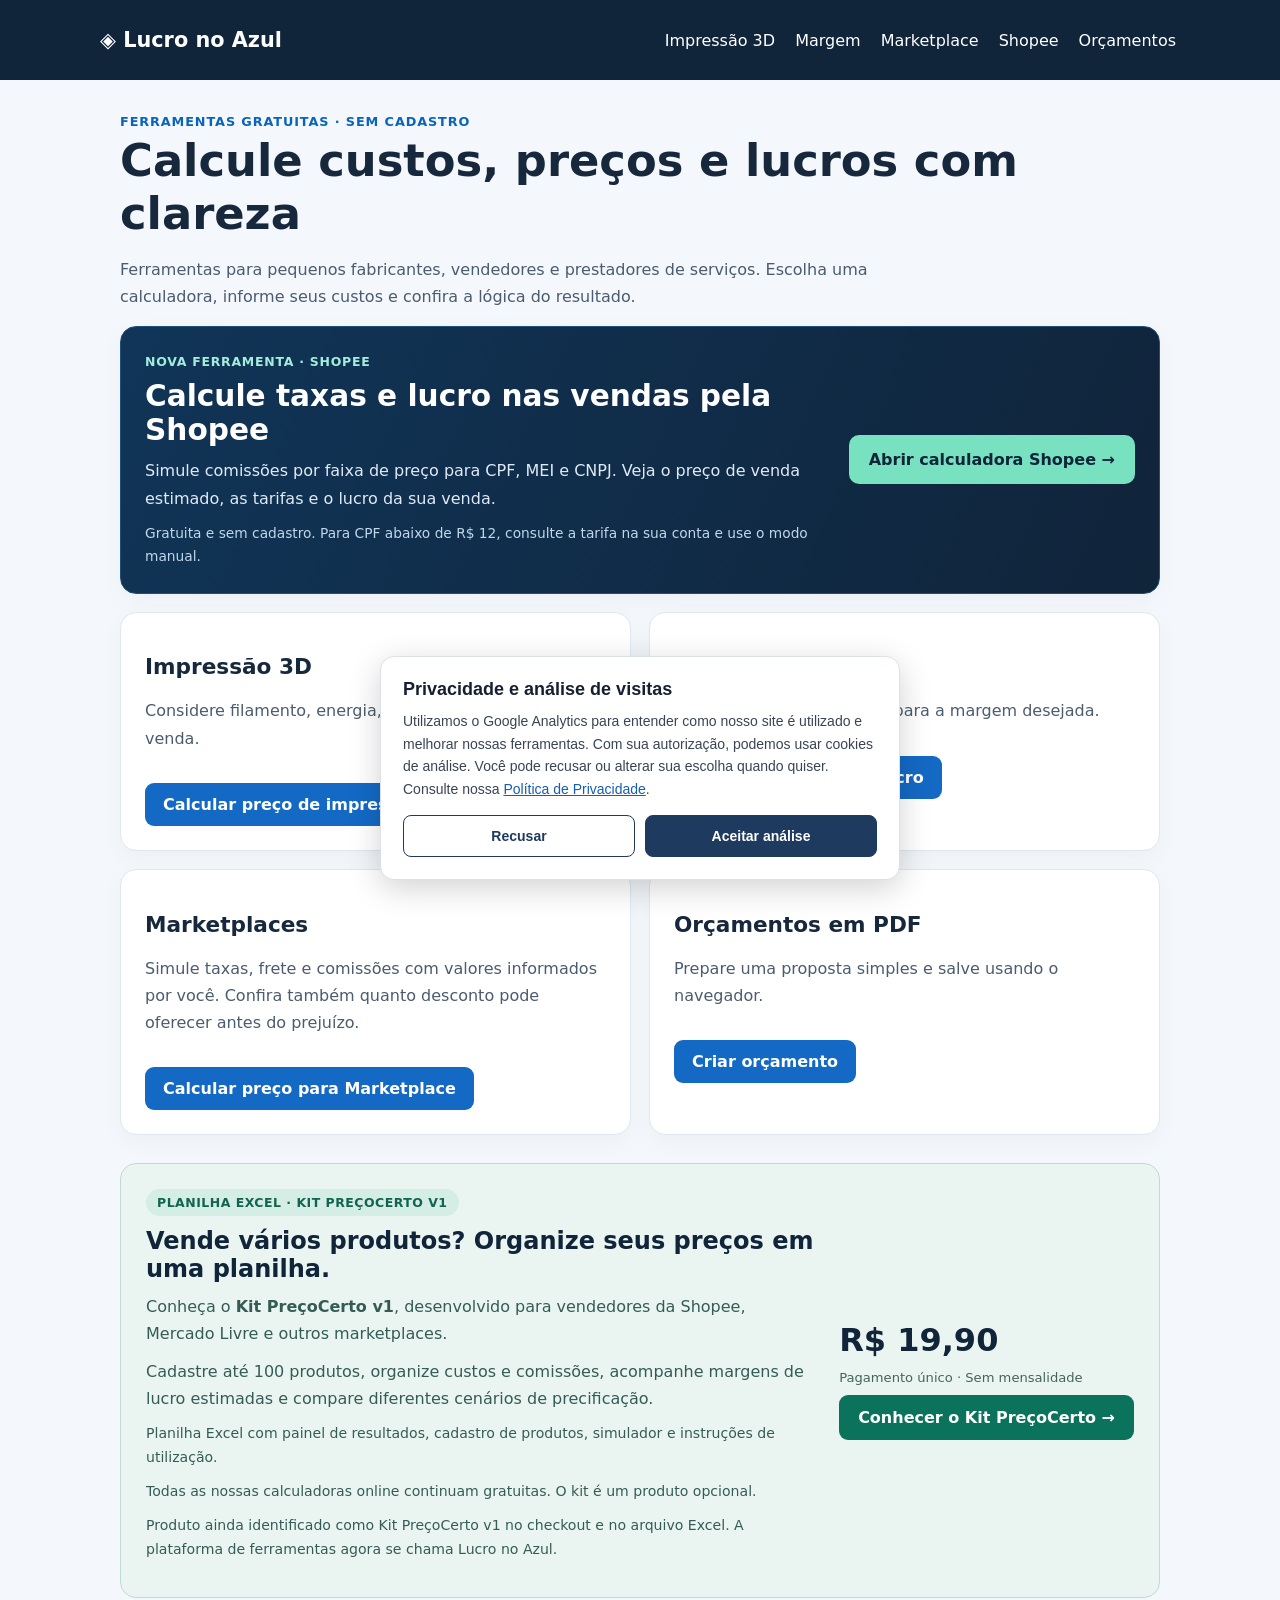
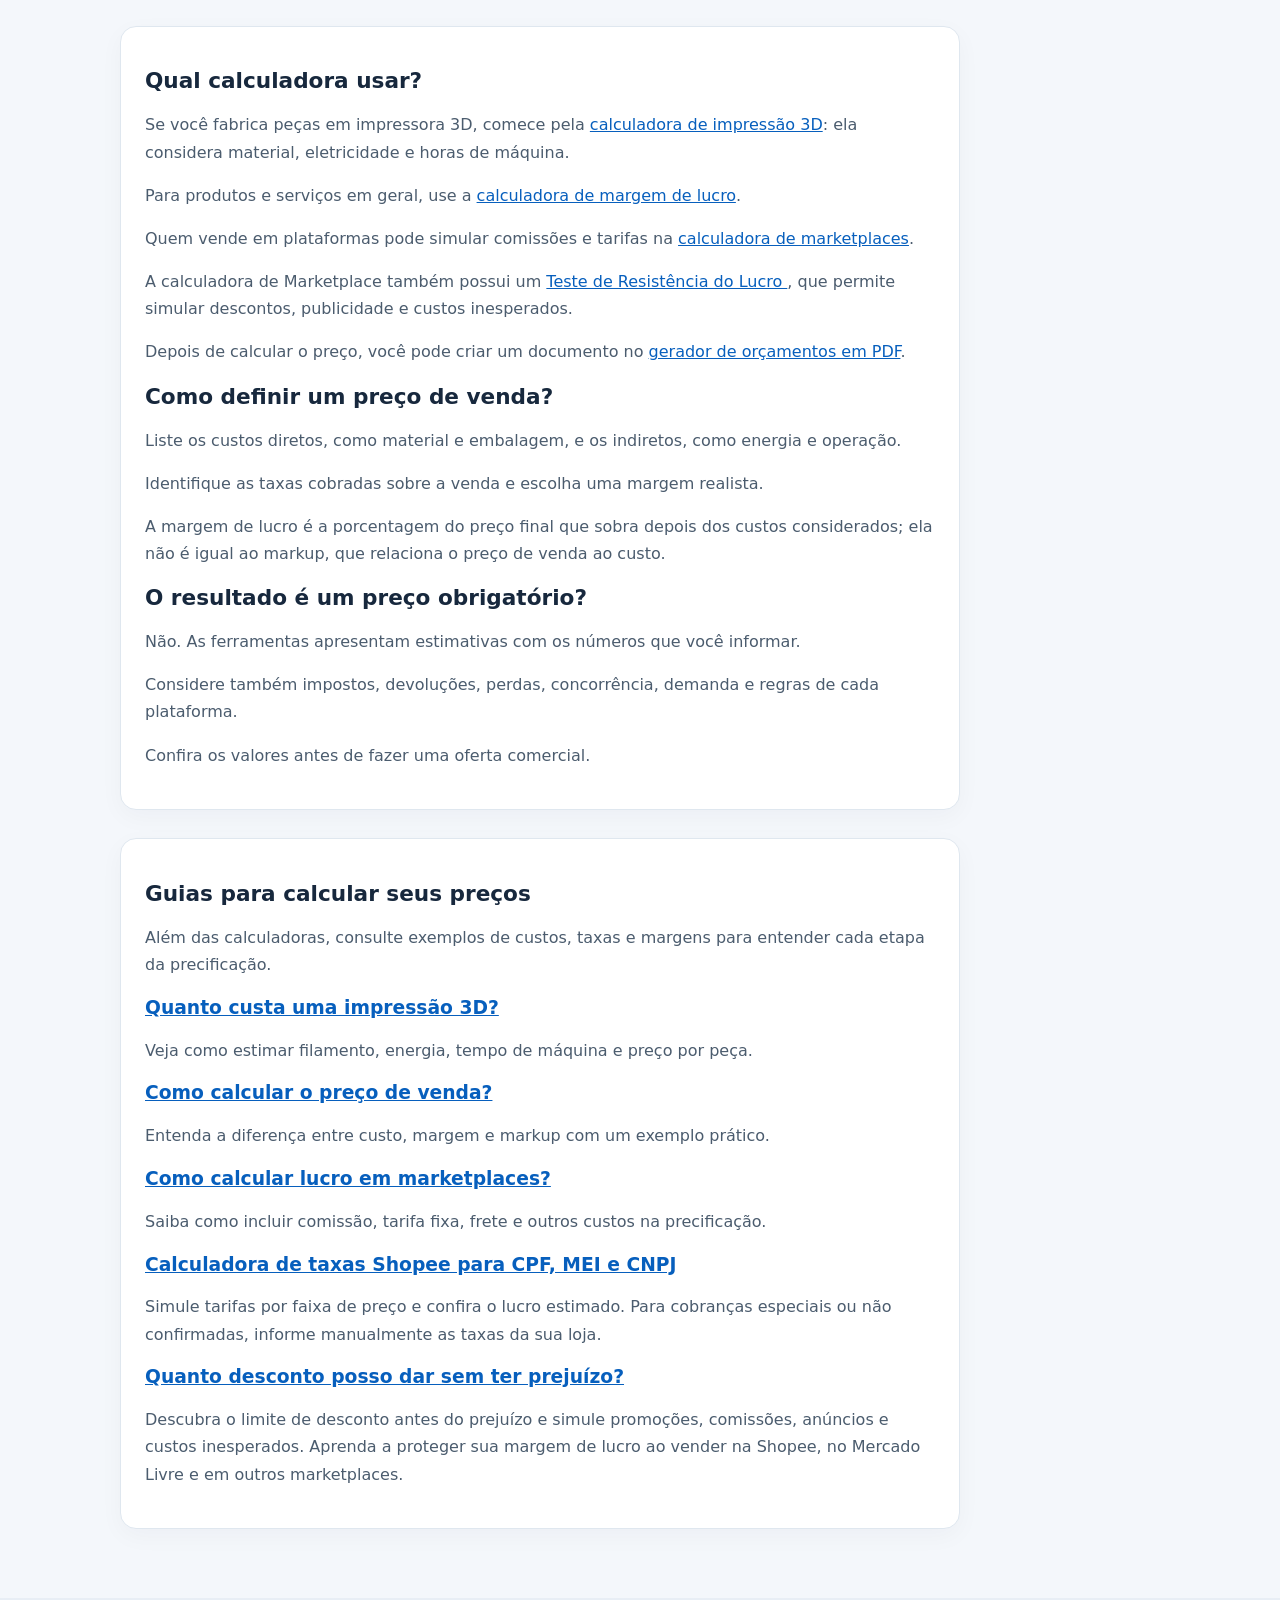
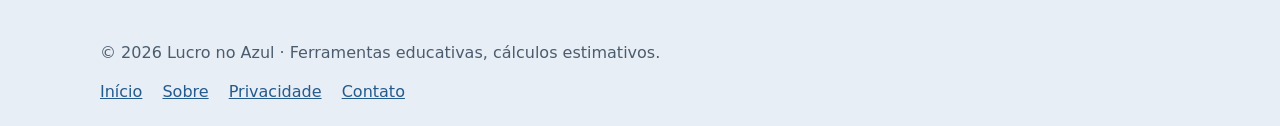
<file: index.html>
<!DOCTYPE html>
<html lang="pt-BR">
<head>
  <meta charset="utf-8">
  <meta name="viewport" content="width=device-width, initial-scale=1">

  <title>Calculadoras de preço de venda, lucro e impressão 3D | Lucro no Azul</title>

  <meta name="description" content="Use calculadoras gratuitas para estimar preço de venda, margem de lucro, custos de impressão 3D e orçamentos em PDF.">

  <meta name="robots" content="index,follow">
  <meta name="theme-color" content="#10243a">

  <link rel="canonical" href="https://lucronoazul.com.br/">
  <link rel="stylesheet" href="style.css">

  <meta property="og:type" content="website">
  <meta property="og:site_name" content="Lucro no Azul">
  <meta property="og:locale" content="pt_BR">
  <meta property="og:title" content="Calculadoras de preço de venda, lucro e impressão 3D | Lucro no Azul">
  <meta property="og:description" content="Use calculadoras gratuitas para estimar preço de venda, margem de lucro, custos de impressão 3D e orçamentos em PDF.">
  <meta property="og:url" content="https://lucronoazul.com.br/">
  <meta property="og:image" content="https://lucronoazul.com.br/assets/og-lucro-no-azul.png">
  <meta property="og:image:width" content="1200">
  <meta property="og:image:height" content="630">

  <meta name="twitter:card" content="summary_large_image">

  <style>
    .home-kit {
      display: grid;
      grid-template-columns: 1fr auto;
      align-items: center;
      gap: 25px;
      margin: 28px 0;
      padding: 25px;
      background: #eaf5f1;
      border: 1px solid #bfdad3;
      border-radius: 16px;
    }

    .home-kit-tag {
      display: inline-block;
      padding: 6px 11px;
      border-radius: 999px;
      background: #d4eee5;
      color: #12634f;
      font-size: 0.78rem;
      font-weight: 800;
      letter-spacing: 0.04em;
      margin-bottom: 11px;
    }

    .home-kit h2 {
      margin: 0 0 10px;
      color: #10243a;
      font-size: 1.5rem;
    }

    .home-kit p {
      margin: 0 0 10px;
      color: #345c55;
      line-height: 1.7;
    }

    .home-kit-details {
      font-size: 0.88rem;
    }

    .home-kit-action {
      display: flex;
      flex-direction: column;
      align-items: flex-start;
      gap: 10px;
      min-width: 215px;
    }

    .home-kit-price {
      color: #10243a;
      font-size: 2rem;
      font-weight: 850;
      line-height: 1.2;
    }

    .home-kit-payment {
      font-size: 0.82rem;
      color: #45645b;
    }

    .home-kit-button {
      display: inline-block;
      background: #0b735c;
      color: #ffffff;
      padding: 13px 19px;
      border-radius: 9px;
      text-decoration: none;
      font-weight: 750;
      text-align: center;
    }

    .home-kit-button:hover,
    .home-kit-button:focus-visible {
      background: #075843;
      color: #ffffff;
    }


    .home-shopee {
      grid-column: 1 / -1;
      display: grid;
      grid-template-columns: minmax(0, 1fr) auto;
      align-items: center;
      gap: 26px;
      background: linear-gradient(115deg, #103558, #10243a);
      color: #ffffff;
      border-color: #204f78;
    }

    .home-shopee-label {
      display: inline-block;
      margin-bottom: 10px;
      color: #a4edda;
      font-size: 0.78rem;
      font-weight: 800;
      letter-spacing: 0.06em;
      text-transform: uppercase;
    }

    .home-shopee h2 {
      color: #ffffff;
      margin: 0 0 10px;
      font-size: clamp(1.45rem, 2.7vw, 1.85rem);
    }

    .home-shopee p {
      color: #e0eaf5;
      margin: 0;
      max-width: 670px;
    }

    .home-shopee .home-shopee-note {
      color: #c1d6e9;
      font-size: 0.86rem;
      margin-top: 10px;
    }

    .home-shopee .home-shopee-action {
      display: inline-block;
      background: #78e1bf;
      border-radius: 10px;
      color: #10243a;
      font-weight: 800;
      padding: 15px 20px;
      text-decoration: none;
      text-align: center;
      white-space: nowrap;
    }

    .home-shopee .home-shopee-action:hover {
      background: #a9f1da;
      color: #10243a;
    }

    .home-shopee .home-shopee-action:focus-visible {
      outline: 3px solid #ffffff;
      outline-offset: 4px;
    }

    @media (max-width: 760px) {
      .home-shopee {
        grid-template-columns: 1fr;
        gap: 18px;
      }

      .home-shopee-action {
        white-space: normal;
      }
    }

    @media print {
      .home-shopee {
        display: none;
      }
    }

    @media (max-width: 760px) {
      .home-kit {
        grid-template-columns: 1fr;
        padding: 20px;
        gap: 15px;
      }

      .home-kit-action {
        align-items: stretch;
        min-width: 0;
      }

      .home-kit-price {
        font-size: 1.8rem;
      }
    }

    @media print {
      .home-kit {
        display: none;
      }
    }
  </style>
  <link rel="icon" type="image/svg+xml" href="favicon.svg">
  <meta name="application-name" content="Lucro no Azul">
  <script type="application/ld+json">
{
  "@context": "https://schema.org",
  "@type": "WebSite",
  "name": "Lucro no Azul",
  "url": "https://lucronoazul.com.br/",
  "inLanguage": "pt-BR",
  "description": "Ferramentas gratuitas para estimar preços de venda, custos, margens e descontos."
}
  </script>
</head>

<body>

<header>
  <nav aria-label="Navegação principal">
    <a class="brand" href="index.html">◈ Lucro no Azul</a>

    <div>
      <a href="impressao-3d.html">Impressão 3D</a>
      <a href="margem-lucro.html">Margem</a>
      <a href="marketplace.html">Marketplace</a>
      <a href="shopee-tarifas.html">Shopee</a>
      <a href="orcamento.html">Orçamentos</a>
    </div>
  </nav>
</header>

<main>

  <div class="eyebrow">Ferramentas gratuitas · Sem cadastro</div>

  <h1>Calcule custos, preços e lucros com clareza</h1>

  <p class="lead">
    Ferramentas para pequenos fabricantes, vendedores e prestadores de serviços.
    Escolha uma calculadora, informe seus custos e confira a lógica do resultado.
  </p>

  <section class="cards" aria-label="Ferramentas gratuitas">

    <article class="panel home-shopee" aria-labelledby="home-shopee-title">
      <div>
        <span class="home-shopee-label">Nova ferramenta · Shopee</span>
        <h2 id="home-shopee-title">Calcule taxas e lucro nas vendas pela Shopee</h2>
        <p>Simule comissões por faixa de preço para CPF, MEI e CNPJ. Veja o preço de venda estimado, as tarifas e o lucro da sua venda.</p>
        <p class="home-shopee-note">Gratuita e sem cadastro. Para CPF abaixo de R$ 12, consulte a tarifa na sua conta e use o modo manual.</p>
      </div>
      <a class="home-shopee-action" href="shopee-tarifas.html">Abrir calculadora Shopee →</a>
    </article>

    <article class="panel">
      <h2>Impressão 3D</h2>

      <p>
        Considere filamento, energia, máquina e margem de venda.
      </p>

      <a class="button" href="impressao-3d.html">
        Calcular preço de impressão 3D
      </a>
    </article>

    <article class="panel">
      <h2>Margem de lucro</h2>

      <p>
        Calcule o preço necessário para a margem desejada.
      </p>

      <a class="button" href="margem-lucro.html">
        Calcular margem de lucro
      </a>
    </article>

    <article class="panel">
      <h2>Marketplaces</h2>

      <p>
        Simule taxas, frete e comissões com valores informados por você.
        Confira também quanto desconto pode oferecer antes do prejuízo.
      </p>

      <a class="button" href="marketplace.html">
        Calcular preço para Marketplace
      </a>
    </article>

    <article class="panel">
      <h2>Orçamentos em PDF</h2>

      <p>
        Prepare uma proposta simples e salve usando o navegador.
      </p>

      <a class="button" href="orcamento.html">
        Criar orçamento
      </a>
    </article>

  </section>

  <section class="home-kit" aria-labelledby="home-kit-title">

    <div>

      <span class="home-kit-tag">
        PLANILHA EXCEL · KIT PREÇOCERTO V1
      </span>

      <h2 id="home-kit-title">
        Vende vários produtos? Organize seus preços em uma planilha.
      </h2>

      <p>
        Conheça o <strong>Kit PreçoCerto v1</strong>, desenvolvido
        para vendedores da Shopee, Mercado Livre e outros marketplaces.
      </p>

      <p>
        Cadastre até 100 produtos, organize custos e comissões,
        acompanhe margens de lucro estimadas e compare diferentes
        cenários de precificação.
      </p>

      <p class="home-kit-details">
        Planilha Excel com painel de resultados, cadastro de produtos,
        simulador e instruções de utilização.
      </p>

      <p class="home-kit-details">
        Todas as nossas calculadoras online continuam gratuitas.
        O kit é um produto opcional.
      </p>

      <p class="home-kit-details">
        Produto ainda identificado como Kit PreçoCerto v1 no checkout e no arquivo Excel.
        A plataforma de ferramentas agora se chama Lucro no Azul.
      </p>

    </div>

    <div class="home-kit-action">

      <span class="home-kit-price">
        R$ 19,90
      </span>

      <span class="home-kit-payment">
        Pagamento único · Sem mensalidade
      </span>

      <a
        id="home-kit-link"
        class="home-kit-button"
        href="kit-precificacao.html"
      >
        Conhecer o Kit PreçoCerto →
      </a>

    </div>

  </section>

  <section class="panel article">

    <h2>Qual calculadora usar?</h2>

    <p>
      Se você fabrica peças em impressora 3D, comece pela
      <a href="impressao-3d.html">calculadora de impressão 3D</a>:
      ela considera material, eletricidade e horas de máquina.
    </p>

    <p>
      Para produtos e serviços em geral, use a
      <a href="margem-lucro.html">calculadora de margem de lucro</a>.
    </p>

    <p>
      Quem vende em plataformas pode simular comissões e tarifas na
      <a href="marketplace.html">calculadora de marketplaces</a>.
    </p>

    <p>
      A calculadora de Marketplace também possui um
      <a href="marketplace.html#teste-resistencia-lucro">
        Teste de Resistência do Lucro
      </a>,
      que permite simular descontos, publicidade e custos inesperados.
    </p>

    <p>
      Depois de calcular o preço, você pode criar um documento no
      <a href="orcamento.html">gerador de orçamentos em PDF</a>.
    </p>

    <h2>Como definir um preço de venda?</h2>

    <p>
      Liste os custos diretos, como material e embalagem, e os indiretos,
      como energia e operação.
    </p>

    <p>
      Identifique as taxas cobradas sobre a venda e escolha uma margem
      realista.
    </p>

    <p>
      A margem de lucro é a porcentagem do preço final que sobra depois
      dos custos considerados; ela não é igual ao markup, que relaciona
      o preço de venda ao custo.
    </p>

    <h2>O resultado é um preço obrigatório?</h2>

    <p>
      Não. As ferramentas apresentam estimativas com os números que
      você informar.
    </p>

    <p>
      Considere também impostos, devoluções, perdas, concorrência,
      demanda e regras de cada plataforma.
    </p>

    <p>
      Confira os valores antes de fazer uma oferta comercial.
    </p>

  </section>

  <section class="panel article">

    <h2>Guias para calcular seus preços</h2>

    <p>
      Além das calculadoras, consulte exemplos de custos, taxas e margens
      para entender cada etapa da precificação.
    </p>

    <h3>
      <a href="quanto-custa-impressao-3d.html">
        Quanto custa uma impressão 3D?
      </a>
    </h3>

    <p>
      Veja como estimar filamento, energia, tempo de máquina e preço por peça.
    </p>

    <h3>
      <a href="como-calcular-preco-venda.html">
        Como calcular o preço de venda?
      </a>
    </h3>

    <p>
      Entenda a diferença entre custo, margem e markup
      com um exemplo prático.
    </p>

    <h3>
      <a href="lucro-shopee-mercado-livre.html">
        Como calcular lucro em marketplaces?
      </a>
    </h3>

    <p>
      Saiba como incluir comissão, tarifa fixa, frete
      e outros custos na precificação.
    </p>

    <h3>
      <a href="shopee-tarifas.html">Calculadora de taxas Shopee para CPF, MEI e CNPJ</a>
    </h3>

    <p>
      Simule tarifas por faixa de preço e confira o lucro estimado. Para cobranças especiais ou não confirmadas, informe manualmente as taxas da sua loja.
    </p>

    <h3>
      <a href="desconto-maximo-sem-prejuizo.html">
        Quanto desconto posso dar sem ter prejuízo?
      </a>
    </h3>

    <p>
      Descubra o limite de desconto antes do prejuízo e simule
      promoções, comissões, anúncios e custos inesperados.
      Aprenda a proteger sua margem de lucro ao vender
      na Shopee, no Mercado Livre e em outros marketplaces.
    </p>

  </section>

</main>

<footer>
  <div class="foot">

    <p>
      © 2026 Lucro no Azul · Ferramentas educativas, cálculos estimativos.
    </p>

    <a href="index.html">Início</a>
    <a href="sobre.html">Sobre</a>
    <a href="privacidade.html">Privacidade</a>
    <a href="contato.html">Contato</a>

  </div>
</footer>

<script defer src="app.js?v=244"></script>
<script defer src="analytics.js"></script>

<script>
  (() => {
    const kitLink = document.getElementById("home-kit-link");

    if (!kitLink) return;

    kitLink.addEventListener("click", () => {
      try {
        const consentimento = localStorage.getItem(
          "precocerto_analytics_consent"
        );

        if (
          consentimento === "accepted" &&
          typeof window.gtag === "function"
        ) {
          window.gtag("event", "kit_offer_click", {
            origem: "pagina_inicial",
            produto: "kit_precocerto_v1"
          });
        }
      } catch {}
    });
  })();
</script>

</body>
</html>
</file>
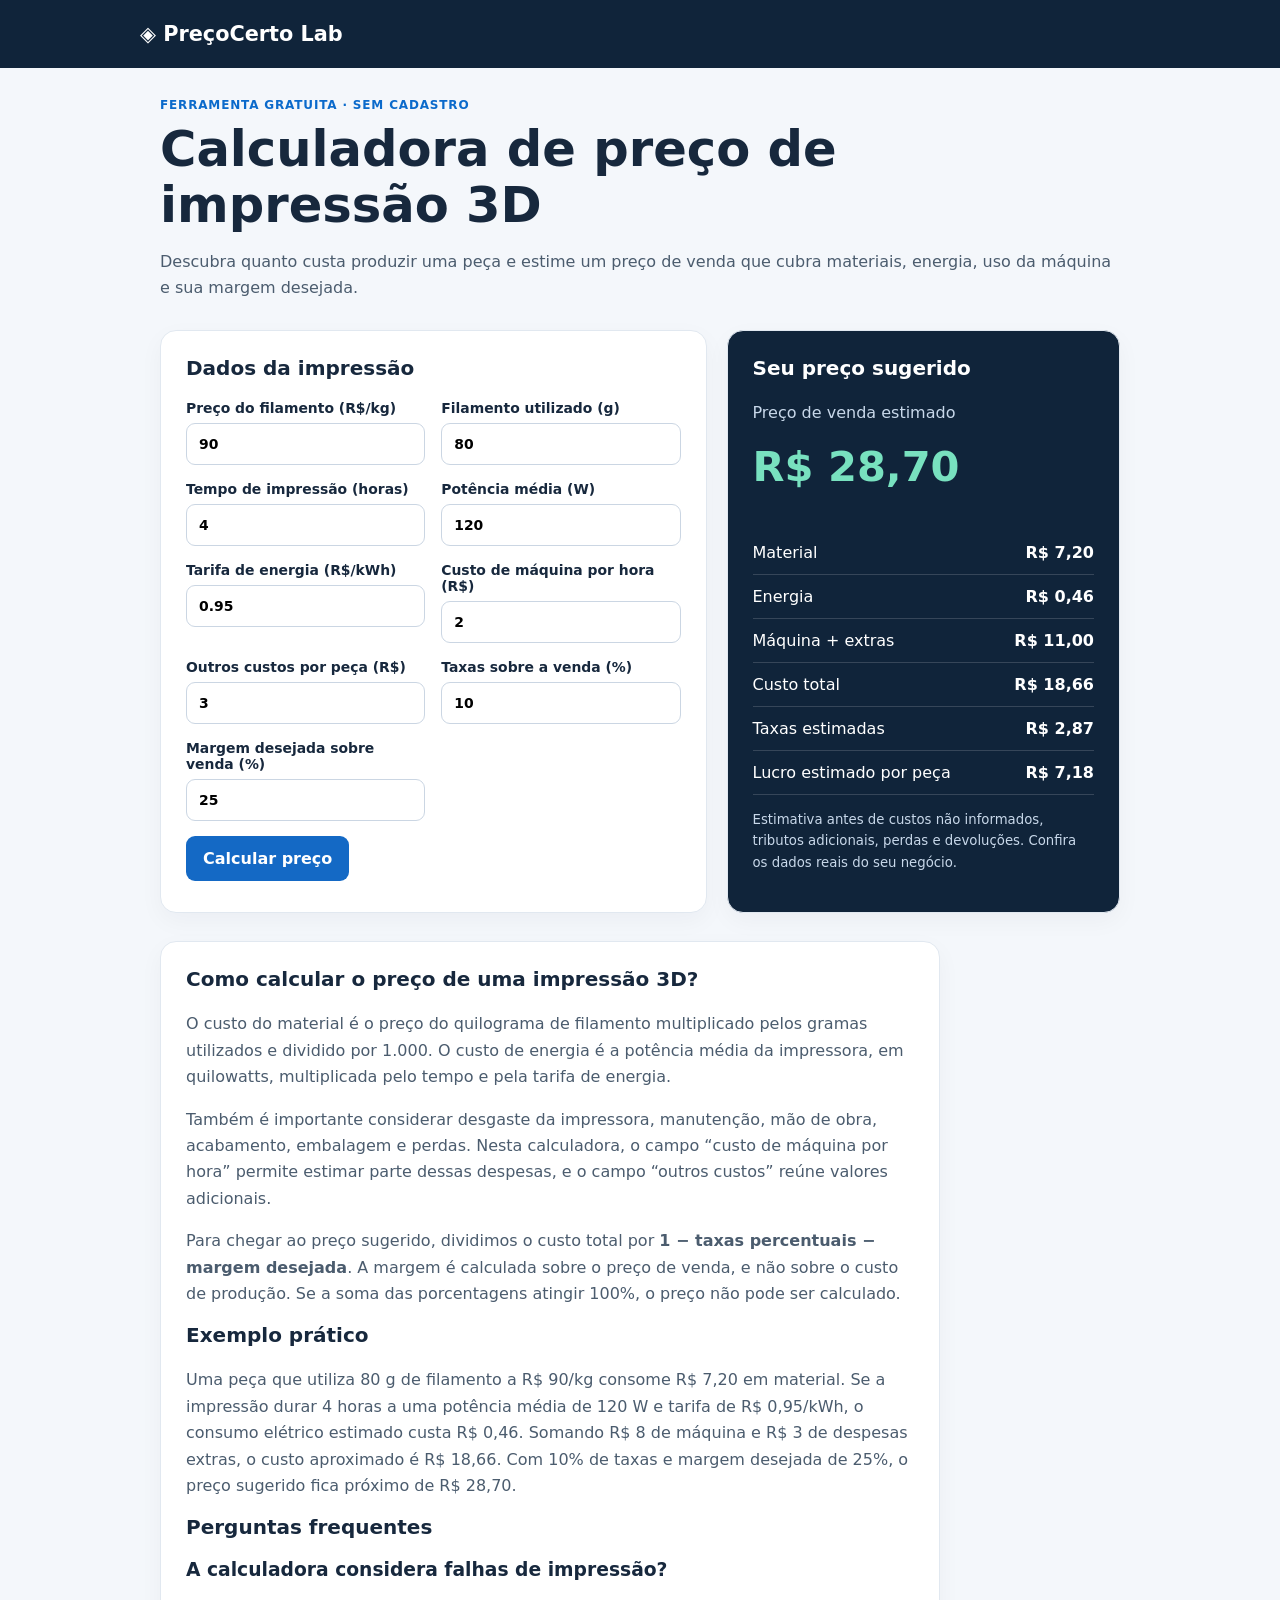
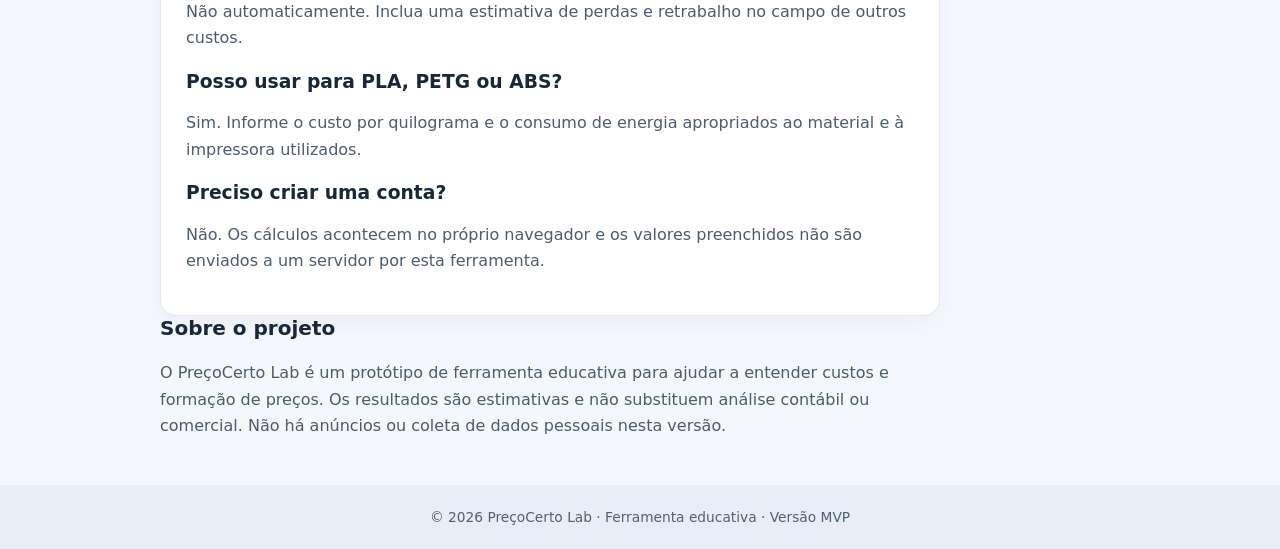
<file: precocerto-lab-mvp/precocerto-lab/index.html>
<!doctype html><html lang="pt-BR"><head><meta charset="utf-8"><meta name="viewport" content="width=device-width,initial-scale=1"><title>Calculadora de Preço de Impressão 3D Grátis | PreçoCerto Lab</title><meta name="description" content="Calcule o custo e o preço de venda de peças impressas em 3D: filamento, energia, tempo de máquina, extras e margem de lucro. Grátis e sem cadastro."><meta name="robots" content="index,follow"><meta name="theme-color" content="#10243a"><style>:root{font-family:system-ui,-apple-system,Segoe UI,sans-serif;color:#17283d;background:#f4f7fb}*{box-sizing:border-box}body{margin:0}header{background:#10243a;color:white;padding:22px max(20px,calc((100vw - 1000px)/2))}header b{font-size:1.3rem}main{max-width:1000px;margin:auto;padding:30px 20px}.eyebrow{color:#0b6acb;font-weight:750;letter-spacing:.07em;text-transform:uppercase;font-size:.75rem}h1{font-size:clamp(2rem,5vw,3.1rem);line-height:1.12;margin:10px 0}p{line-height:1.65;color:#4b5c6e}.layout{display:grid;grid-template-columns:1.25fr .9fr;gap:20px;margin:28px 0}.panel{background:white;border:1px solid #e1e8f0;border-radius:16px;padding:25px;box-shadow:0 8px 24px #10243a0a}h2{font-size:1.25rem;margin:0 0 20px}.fields{display:grid;grid-template-columns:1fr 1fr;gap:16px}label{display:block;font-size:.87rem;font-weight:650}input{display:block;width:100%;padding:12px;border:1px solid #cbd6e3;border-radius:9px;margin-top:7px;font:inherit}input:focus{outline:2px solid #2478d6}.result{background:#10243a;color:white}.result p{color:#c8d8ea}.amount{font-size:2.6rem;font-weight:800;margin:10px 0 20px;color:#78e1bf}.line{display:flex;justify-content:space-between;gap:12px;border-bottom:1px solid #ffffff28;padding:12px 0}.line strong{white-space:nowrap}.note{font-size:.83rem}button{border:0;background:#1469c5;color:white;border-radius:9px;padding:13px 17px;font:inherit;font-weight:700;cursor:pointer;margin-top:15px}button:hover{background:#0d4e99}footer{background:#e8eef5;padding:24px;text-align:center;font-size:.86rem;color:#506176}.article{max-width:780px}.error{color:#ffb6a8;font-weight:700;min-height:20px}a{color:#1766b3}@media(max-width:720px){.layout{grid-template-columns:1fr}.fields{grid-template-columns:1fr 1fr}.panel{padding:18px}}@media(max-width:420px){.fields{grid-template-columns:1fr}}</style></head><body><header><b>◈ PreçoCerto Lab</b></header><main><div class="eyebrow">Ferramenta gratuita · Sem cadastro</div><h1>Calculadora de preço de impressão 3D</h1><p>Descubra quanto custa produzir uma peça e estime um preço de venda que cubra materiais, energia, uso da máquina e sua margem desejada.</p><div class="layout"><section class="panel"><h2>Dados da impressão</h2><form id="calc"><div class="fields"><label>Preço do filamento (R$/kg)<input id="filamento" type="number" min="0" step="0.01" value="90" required></label><label>Filamento utilizado (g)<input id="gramas" type="number" min="0" step="0.1" value="80" required></label><label>Tempo de impressão (horas)<input id="horas" type="number" min="0" step="0.1" value="4" required></label><label>Potência média (W)<input id="watts" type="number" min="0" step="1" value="120" required></label><label>Tarifa de energia (R$/kWh)<input id="tarifa" type="number" min="0" step="0.01" value="0.95" required></label><label>Custo de máquina por hora (R$)<input id="maquina" type="number" min="0" step="0.01" value="2" required></label><label>Outros custos por peça (R$)<input id="extras" type="number" min="0" step="0.01" value="3" required></label><label>Taxas sobre a venda (%)<input id="taxas" type="number" min="0" max="100" step="0.1" value="10" required></label><label>Margem desejada sobre venda (%)<input id="margem" type="number" min="0" max="100" step="0.1" value="25" required></label></div><button type="submit">Calcular preço</button></form></section><section class="panel result" aria-live="polite"><h2>Seu preço sugerido</h2><p>Preço de venda estimado</p><div id="preco" class="amount">—</div><div id="erro" class="error"></div><div class="line"><span>Material</span><strong id="material">—</strong></div><div class="line"><span>Energia</span><strong id="energia">—</strong></div><div class="line"><span>Máquina + extras</span><strong id="outros">—</strong></div><div class="line"><span>Custo total</span><strong id="custo">—</strong></div><div class="line"><span>Taxas estimadas</span><strong id="taxaFinal">—</strong></div><div class="line"><span>Lucro estimado por peça</span><strong id="lucro">—</strong></div><p class="note">Estimativa antes de custos não informados, tributos adicionais, perdas e devoluções. Confira os dados reais do seu negócio.</p></section></div><section class="panel article"><h2>Como calcular o preço de uma impressão 3D?</h2><p>O custo do material é o preço do quilograma de filamento multiplicado pelos gramas utilizados e dividido por 1.000. O custo de energia é a potência média da impressora, em quilowatts, multiplicada pelo tempo e pela tarifa de energia.</p><p>Também é importante considerar desgaste da impressora, manutenção, mão de obra, acabamento, embalagem e perdas. Nesta calculadora, o campo “custo de máquina por hora” permite estimar parte dessas despesas, e o campo “outros custos” reúne valores adicionais.</p><p>Para chegar ao preço sugerido, dividimos o custo total por <strong>1 − taxas percentuais − margem desejada</strong>. A margem é calculada sobre o preço de venda, e não sobre o custo de produção. Se a soma das porcentagens atingir 100%, o preço não pode ser calculado.</p><h2>Exemplo prático</h2><p>Uma peça que utiliza 80 g de filamento a R$ 90/kg consome R$ 7,20 em material. Se a impressão durar 4 horas a uma potência média de 120 W e tarifa de R$ 0,95/kWh, o consumo elétrico estimado custa R$ 0,46. Somando R$ 8 de máquina e R$ 3 de despesas extras, o custo aproximado é R$ 18,66. Com 10% de taxas e margem desejada de 25%, o preço sugerido fica próximo de R$ 28,70.</p><h2>Perguntas frequentes</h2><h3>A calculadora considera falhas de impressão?</h3><p>Não automaticamente. Inclua uma estimativa de perdas e retrabalho no campo de outros custos.</p><h3>Posso usar para PLA, PETG ou ABS?</h3><p>Sim. Informe o custo por quilograma e o consumo de energia apropriados ao material e à impressora utilizados.</p><h3>Preciso criar uma conta?</h3><p>Não. Os cálculos acontecem no próprio navegador e os valores preenchidos não são enviados a um servidor por esta ferramenta.</p></section><section class="article"><h2>Sobre o projeto</h2><p>O PreçoCerto Lab é um protótipo de ferramenta educativa para ajudar a entender custos e formação de preços. Os resultados são estimativas e não substituem análise contábil ou comercial. Não há anúncios ou coleta de dados pessoais nesta versão.</p></section></main><footer>© 2026 PreçoCerto Lab · Ferramenta educativa · Versão MVP</footer><script>const ids=['filamento','gramas','horas','watts','tarifa','maquina','extras','taxas','margem'];const money=n=>n.toLocaleString('pt-BR',{style:'currency',currency:'BRL'});function calculate(){const v=Object.fromEntries(ids.map(id=>[id,Number(document.getElementById(id).value)]));const error=document.getElementById('erro');error.textContent='';if(ids.some(id=>!Number.isFinite(v[id])||v[id]<0)||v.taxas+v.margem>=100){error.textContent='Revise os valores: taxas + margem precisam somar menos de 100%.';document.getElementById('preco').textContent='—';return}const material=v.filamento*v.gramas/1000,energia=v.watts/1000*v.horas*v.tarifa,outros=v.maquina*v.horas+v.extras,custo=material+energia+outros,preco=custo/(1-(v.taxas+v.margem)/100),taxaFinal=preco*v.taxas/100,lucro=preco-custo-taxaFinal;for(const [id,n] of Object.entries({material,energia,outros,custo,preco,taxaFinal,lucro}))document.getElementById(id).textContent=money(n)}document.getElementById('calc').addEventListener('submit',e=>{e.preventDefault();calculate()});ids.forEach(id=>document.getElementById(id).addEventListener('input',calculate));calculate();</script></body></html>
</file>
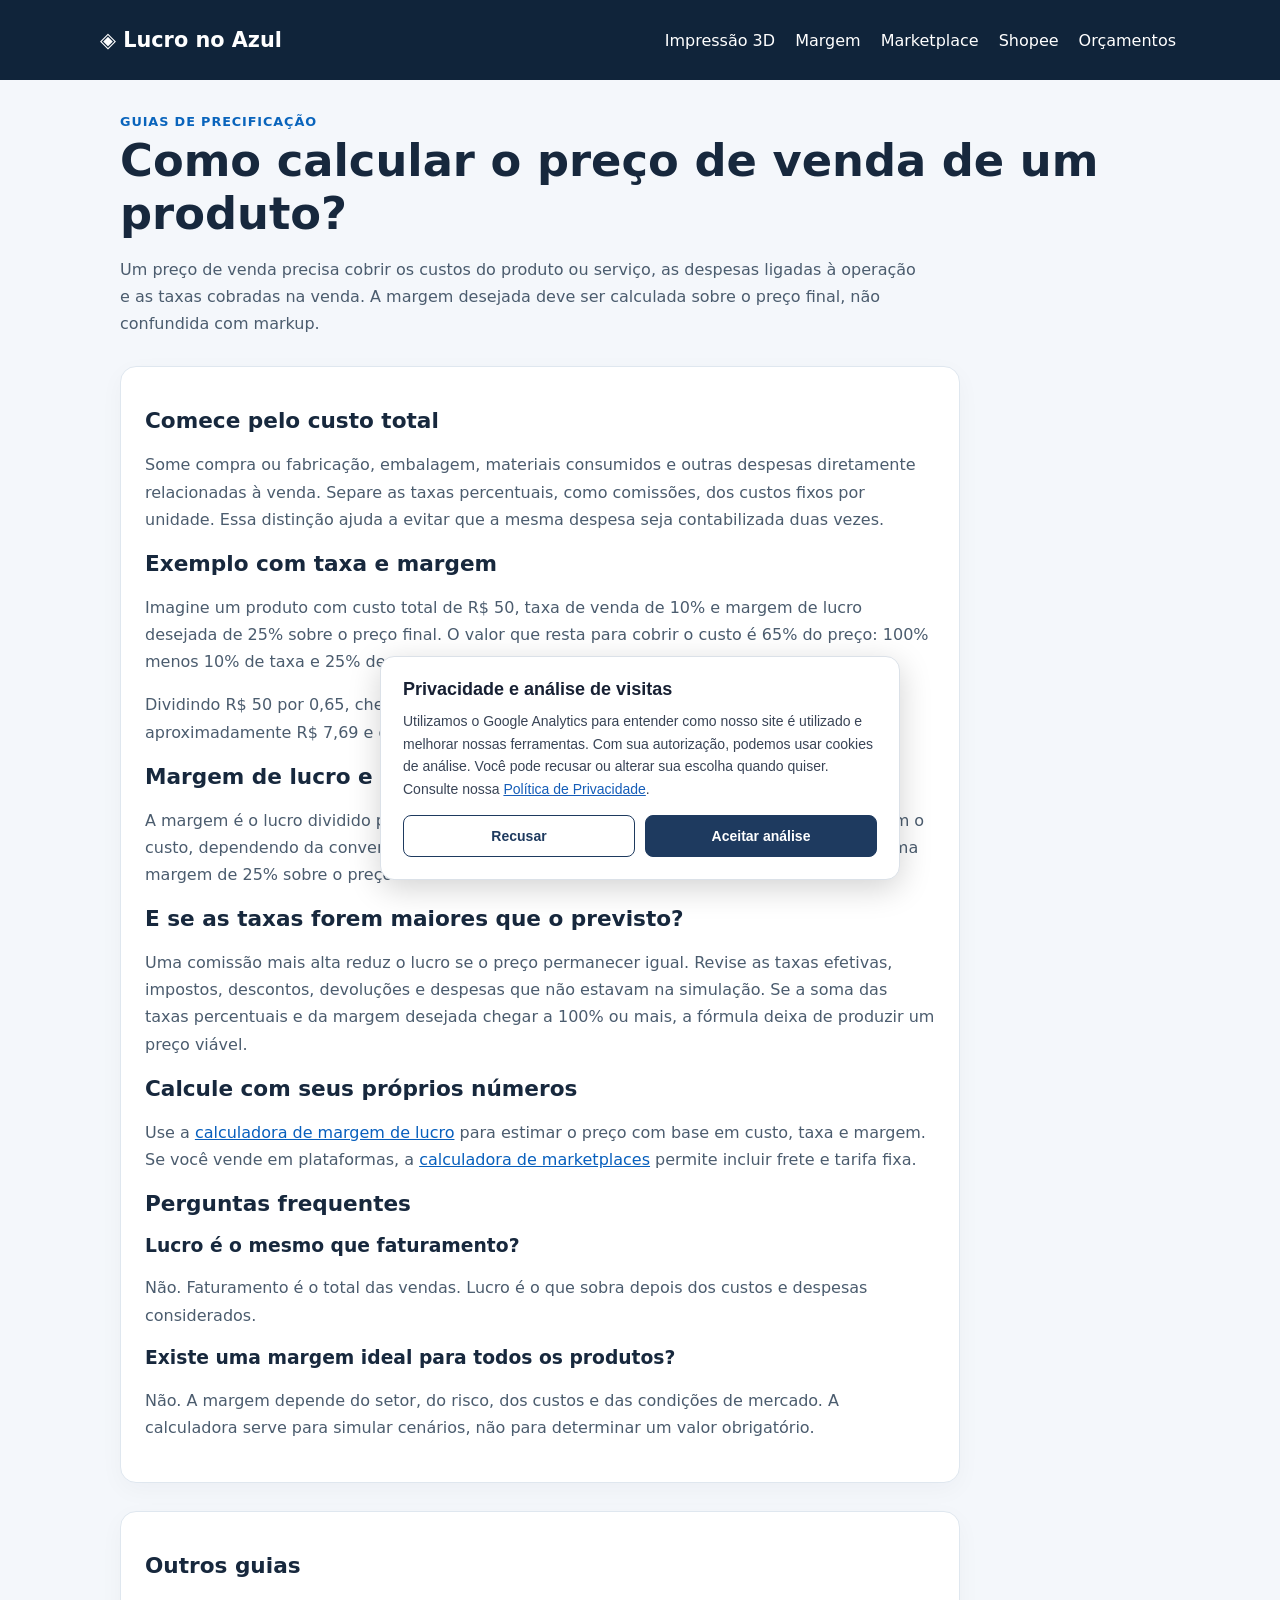
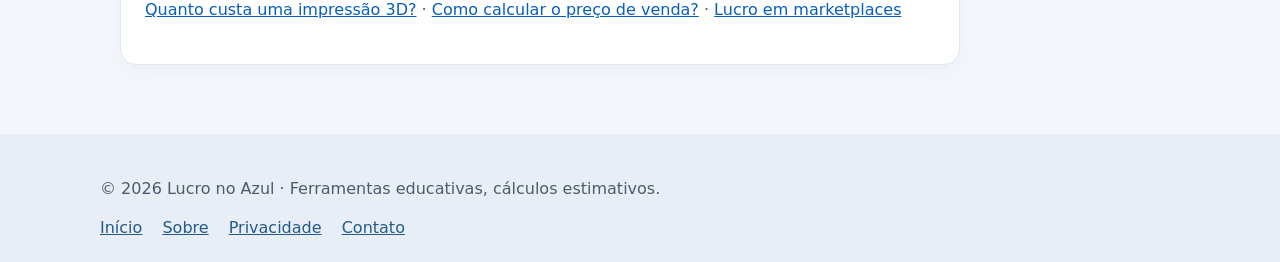
<file: como-calcular-preco-venda.html>
<!DOCTYPE html>
<html lang="pt-BR">
<head>
<meta charset="utf-8">
<meta name="viewport" content="width=device-width, initial-scale=1">
<title>Como calcular preço de venda e margem de lucro | Lucro no Azul</title>
<meta name="description" content="Aprenda a calcular preço de venda com custo, taxas e margem de lucro. Entenda a diferença entre margem e markup com exemplos.">
<meta name="robots" content="index,follow">
<meta name="theme-color" content="#10243a">
<link rel="canonical" href="https://lucronoazul.com.br/como-calcular-preco-venda.html">
<link rel="stylesheet" href="style.css">
<meta property="og:type" content="article">
<meta property="og:site_name" content="Lucro no Azul">
<meta property="og:locale" content="pt_BR">
<meta property="og:title" content="Como calcular preço de venda e margem de lucro | Lucro no Azul">
<meta property="og:description" content="Aprenda a calcular preço de venda com custo, taxas e margem de lucro. Entenda a diferença entre margem e markup com exemplos.">
<meta property="og:url" content="https://lucronoazul.com.br/como-calcular-preco-venda.html">
<meta property="og:image" content="https://lucronoazul.com.br/assets/og-lucro-no-azul.png">
<meta property="og:image:width" content="1200">
<meta property="og:image:height" content="630">
<meta name="twitter:card" content="summary_large_image">
  <link rel="icon" type="image/svg+xml" href="favicon.svg">
  <meta name="application-name" content="Lucro no Azul">
<script type="application/ld+json">
{
  "@context": "https://schema.org",
  "@type": "Article",
  "url": "https://lucronoazul.com.br/como-calcular-preco-venda.html",
  "headline": "Como calcular o preço de venda de um produto?",
  "description": "Um preço de venda precisa cobrir os custos do produto ou serviço, as despesas ligadas à operação e as taxas cobradas na venda. A margem desejada deve ser calculada sobre o preço final, não confundida com markup.",
  "inLanguage": "pt-BR",
  "mainEntityOfPage": {
    "@type": "WebPage",
    "@id": "https://lucronoazul.com.br/como-calcular-preco-venda.html"
  }
}
</script>
</head>

<body>
<header>
<nav aria-label="Navegação principal">
<a class="brand" href="index.html">◈ Lucro no Azul</a>
<div>
<a href="impressao-3d.html">Impressão 3D</a>
<a href="margem-lucro.html">Margem</a>
<a href="marketplace.html">Marketplace</a>
<a href="shopee-tarifas.html">Shopee</a>
<a href="orcamento.html">Orçamentos</a>
</div>
</nav>
</header>

<main>
<div class="eyebrow">Guias de precificação</div>

<h1>Como calcular o preço de venda de um produto?</h1>

<p class="lead">Um preço de venda precisa cobrir os custos do produto ou serviço, as despesas ligadas à operação e as taxas cobradas na venda. A margem desejada deve ser calculada sobre o preço final, não confundida com markup.</p>

<article class="panel article">

<h2>Comece pelo custo total</h2>
<p>Some compra ou fabricação, embalagem, materiais consumidos e outras despesas diretamente relacionadas à venda. Separe as taxas percentuais, como comissões, dos custos fixos por unidade. Essa distinção ajuda a evitar que a mesma despesa seja contabilizada duas vezes.</p>

<h2>Exemplo com taxa e margem</h2>
<p>Imagine um produto com custo total de R$ 50, taxa de venda de 10% e margem de lucro desejada de 25% sobre o preço final. O valor que resta para cobrir o custo é 65% do preço: 100% menos 10% de taxa e 25% de margem.</p>

<p>Dividindo R$ 50 por 0,65, chegamos ao preço sugerido de <strong>R$ 76,92</strong>. Nesse valor, a taxa é de aproximadamente R$ 7,69 e o lucro estimado é de R$ 19,23, sujeitos a arredondamento.</p>

<h2>Margem de lucro e markup são diferentes</h2>
<p>A margem é o lucro dividido pelo preço de venda. Já o markup compara o preço ou o lucro com o custo, dependendo da convenção utilizada. Por isso, aumentar o custo em 25% não produz uma margem de 25% sobre o preço.</p>

<h2>E se as taxas forem maiores que o previsto?</h2>
<p>Uma comissão mais alta reduz o lucro se o preço permanecer igual. Revise as taxas efetivas, impostos, descontos, devoluções e despesas que não estavam na simulação. Se a soma das taxas percentuais e da margem desejada chegar a 100% ou mais, a fórmula deixa de produzir um preço viável.</p>

<h2>Calcule com seus próprios números</h2>
<p>Use a <a href="margem-lucro.html">calculadora de margem de lucro</a> para estimar o preço com base em custo, taxa e margem. Se você vende em plataformas, a <a href="marketplace.html">calculadora de marketplaces</a> permite incluir frete e tarifa fixa.</p>

<h2>Perguntas frequentes</h2>

<h3>Lucro é o mesmo que faturamento?</h3>
<p>Não. Faturamento é o total das vendas. Lucro é o que sobra depois dos custos e despesas considerados.</p>

<h3>Existe uma margem ideal para todos os produtos?</h3>
<p>Não. A margem depende do setor, do risco, dos custos e das condições de mercado. A calculadora serve para simular cenários, não para determinar um valor obrigatório.</p>

</article>

<section class="panel article">
<h2>Outros guias</h2>
<p>
<a href="quanto-custa-impressao-3d.html">Quanto custa uma impressão 3D?</a> ·
<a href="como-calcular-preco-venda.html">Como calcular o preço de venda?</a> ·
<a href="lucro-shopee-mercado-livre.html">Lucro em marketplaces</a>
</p>
</section>
</main>

<footer>
<div class="foot">
<p>© 2026 Lucro no Azul · Ferramentas educativas, cálculos estimativos.</p>
<a href="index.html">Início</a>
<a href="sobre.html">Sobre</a>
<a href="privacidade.html">Privacidade</a>
<a href="contato.html">Contato</a>
</div>
</footer>

<script src="analytics.js" defer></script>
</body>
</html>
</file>
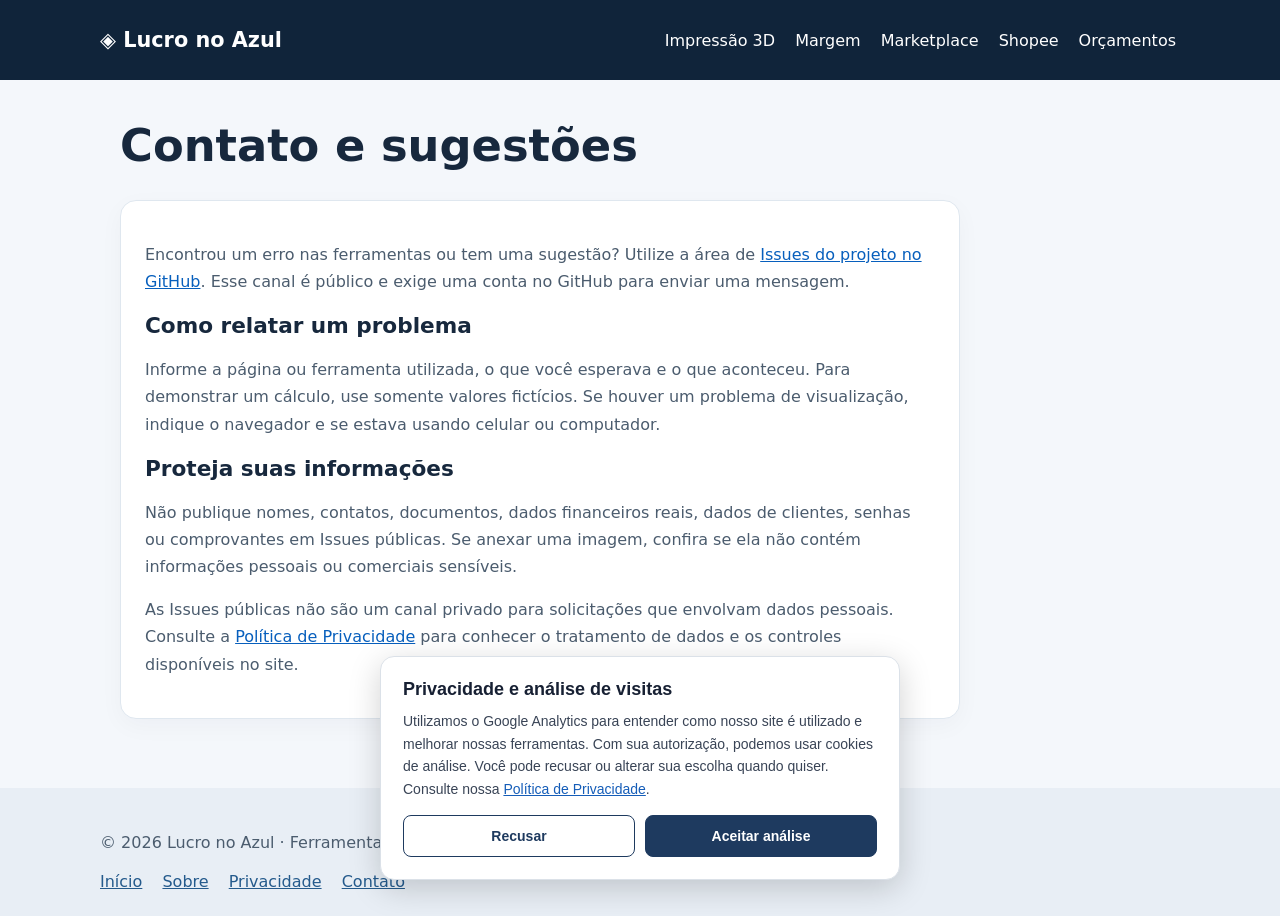
<file: contato.html>
<!doctype html>
<html lang="pt-BR">
<head>
<meta charset="utf-8">
<meta name="viewport" content="width=device-width, initial-scale=1">
<title>Contato | Lucro no Azul</title>
<meta name="description" content="Saiba como enviar sugestões e relatar problemas no Lucro no Azul.">
<meta name="robots" content="index,follow">
<meta name="theme-color" content="#10243a">
<link rel="canonical" href="https://lucronoazul.com.br/contato.html">
<link rel="stylesheet" href="style.css">
<meta property="og:type" content="website">
<meta property="og:site_name" content="Lucro no Azul">
<meta property="og:locale" content="pt_BR">
<meta property="og:title" content="Contato | Lucro no Azul">
<meta property="og:description" content="Saiba como enviar sugestões e relatar problemas no Lucro no Azul.">
<meta property="og:url" content="https://lucronoazul.com.br/contato.html">
<meta property="og:image" content="https://lucronoazul.com.br/assets/og-lucro-no-azul.png">
<meta property="og:image:width" content="1200">
<meta property="og:image:height" content="630">
<meta name="twitter:card" content="summary_large_image">
  <link rel="icon" type="image/svg+xml" href="favicon.svg">
  <meta name="application-name" content="Lucro no Azul">
</head>

<body>
<header>
<nav aria-label="Navegação principal">
<a class="brand" href="index.html">◈ Lucro no Azul</a>
<div>
<a href="impressao-3d.html">Impressão 3D</a>
<a href="margem-lucro.html">Margem</a>
<a href="marketplace.html">Marketplace</a>
<a href="shopee-tarifas.html">Shopee</a>
<a href="orcamento.html">Orçamentos</a>
</div>
</nav>
</header>

<main>
<h1>Contato e sugestões</h1>

<section class="panel article">
<p>Encontrou um erro nas ferramentas ou tem uma sugestão? Utilize a área de <a href="https://github.com/matheusizidoro19-arch/precocerto-lab/issues">Issues do projeto no GitHub</a>. Esse canal é público e exige uma conta no GitHub para enviar uma mensagem.</p>

<h2>Como relatar um problema</h2>
<p>Informe a página ou ferramenta utilizada, o que você esperava e o que aconteceu. Para demonstrar um cálculo, use somente valores fictícios. Se houver um problema de visualização, indique o navegador e se estava usando celular ou computador.</p>

<h2>Proteja suas informações</h2>
<p>Não publique nomes, contatos, documentos, dados financeiros reais, dados de clientes, senhas ou comprovantes em Issues públicas. Se anexar uma imagem, confira se ela não contém informações pessoais ou comerciais sensíveis.</p>
<p>As Issues públicas não são um canal privado para solicitações que envolvam dados pessoais. Consulte a <a href="privacidade.html">Política de Privacidade</a> para conhecer o tratamento de dados e os controles disponíveis no site.</p>
</section>
</main>

<footer>
<div class="foot">
<p>© 2026 Lucro no Azul · Ferramentas educativas, cálculos estimativos.</p>
<a href="index.html">Início</a>
<a href="sobre.html">Sobre</a>
<a href="privacidade.html">Privacidade</a>
<a href="contato.html">Contato</a>
</div>
</footer>

<script src="app.js?v=244" defer></script>
<script src="analytics.js" defer></script>
</body>
</html>
</file>
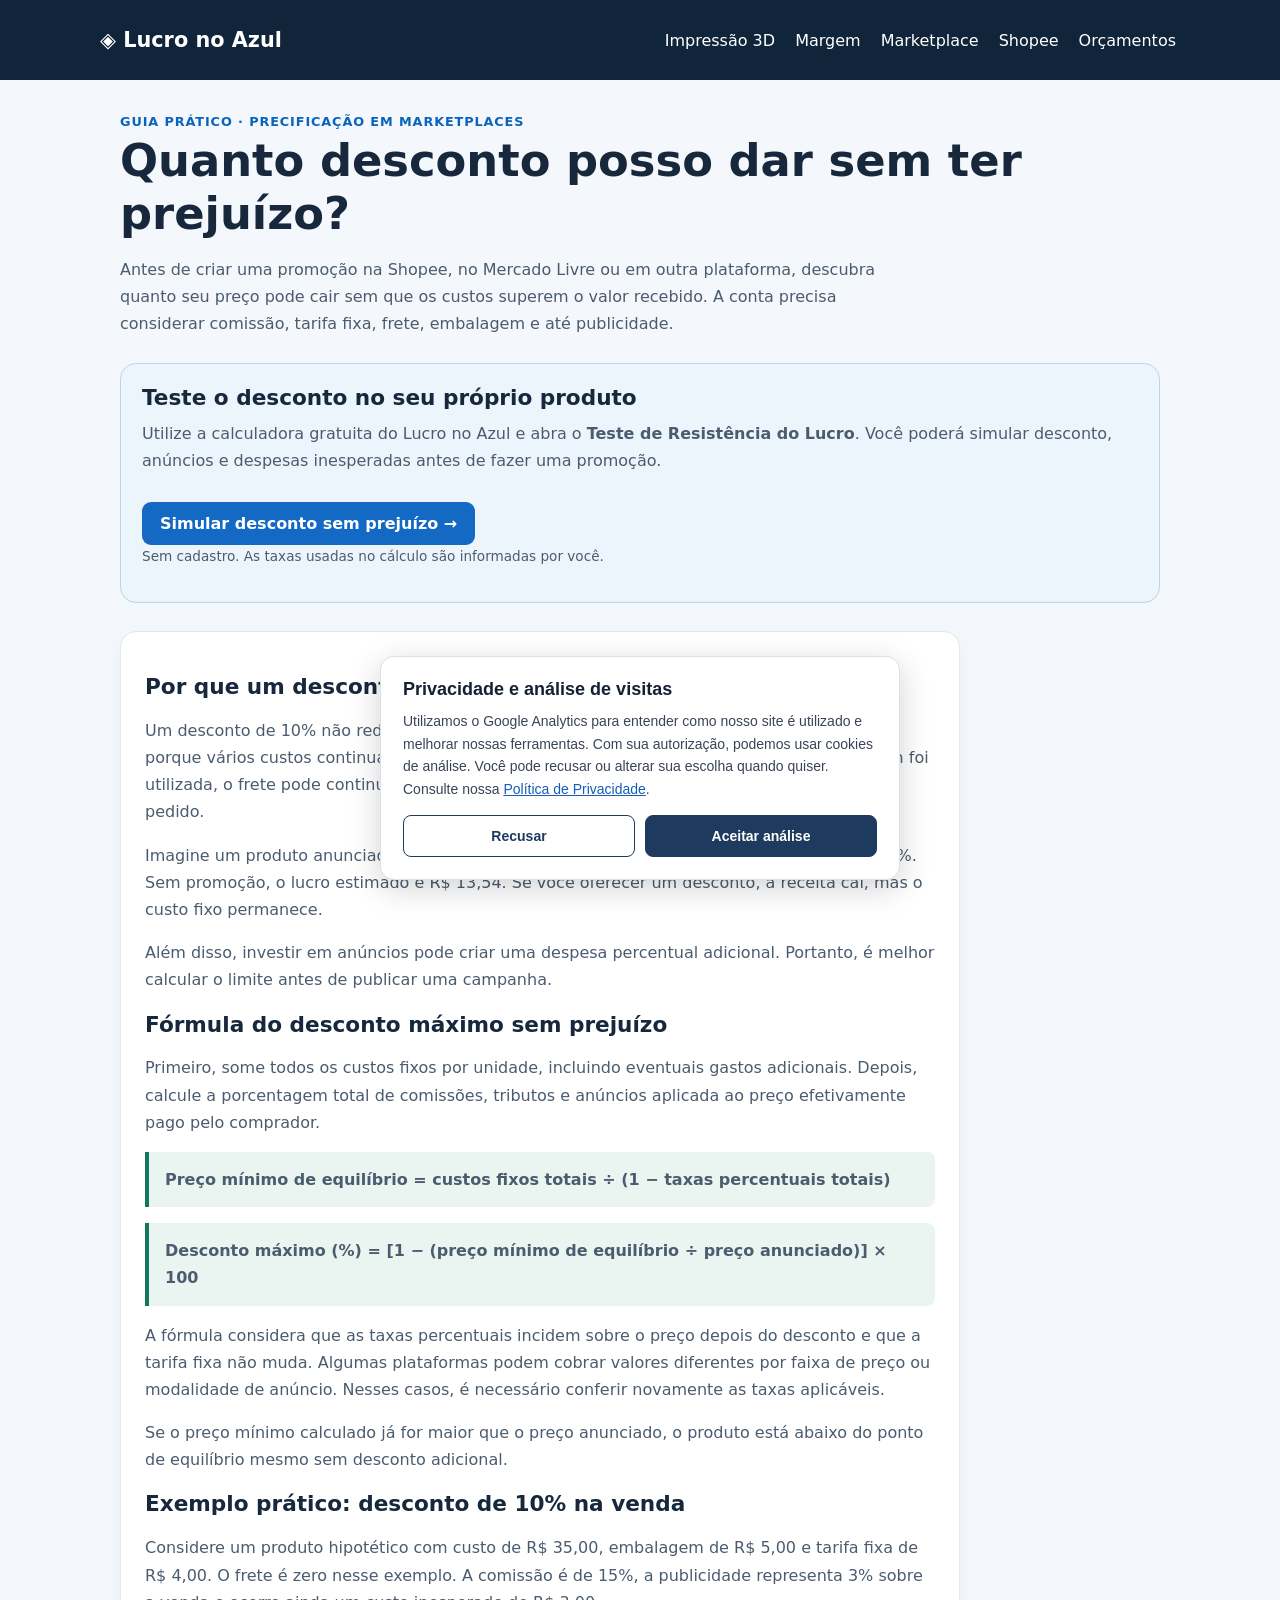
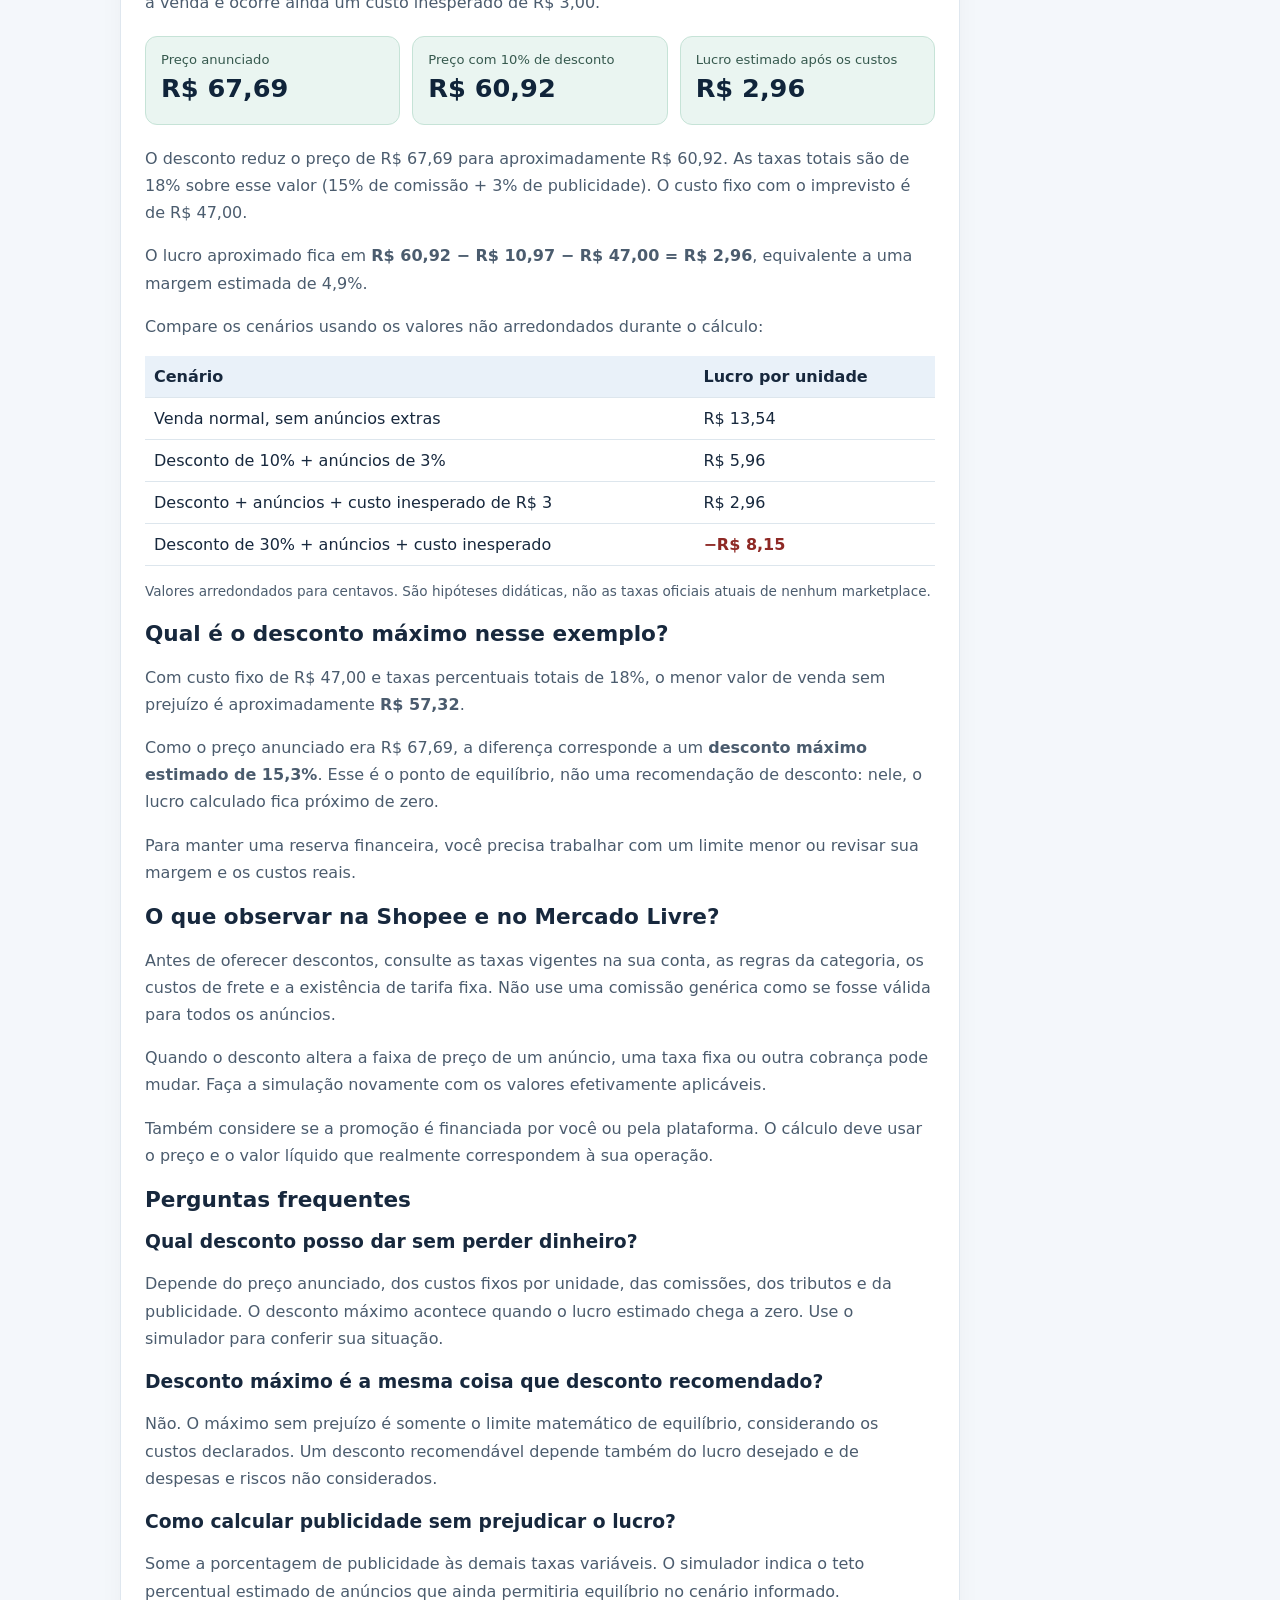
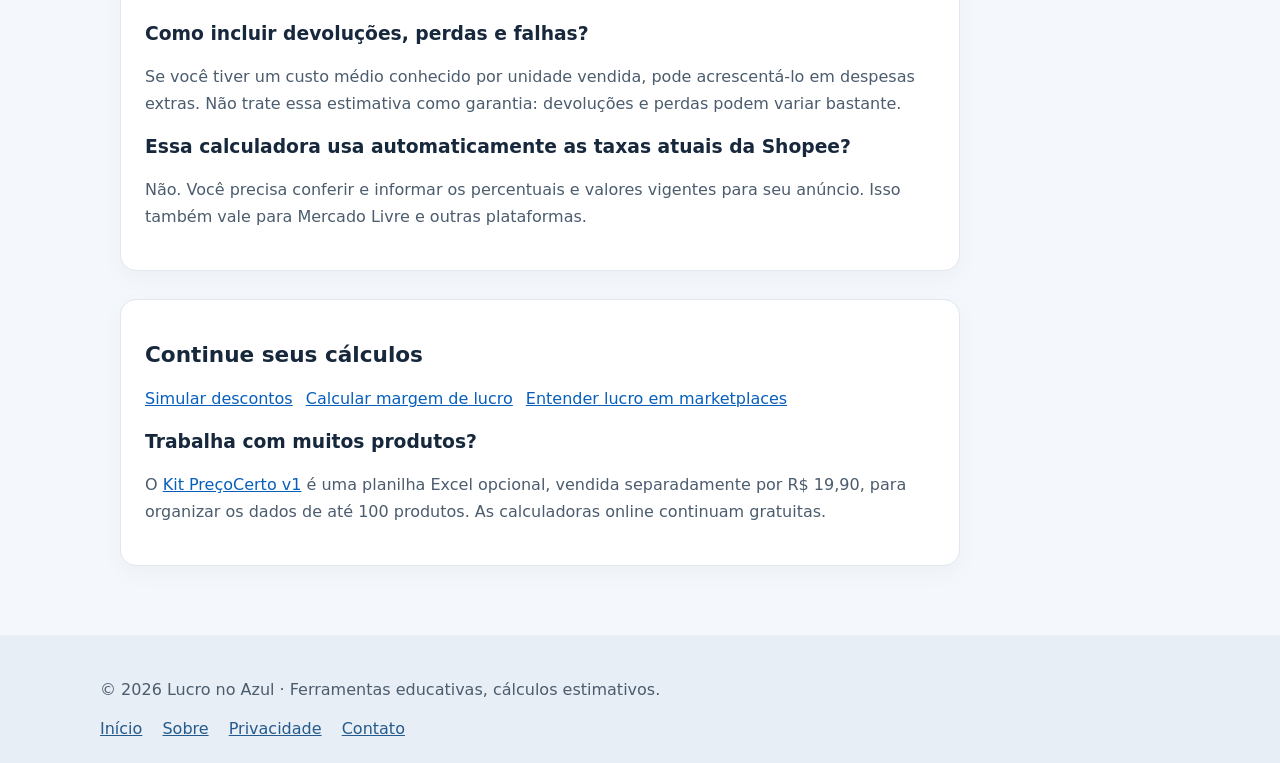
<file: desconto-maximo-sem-prejuizo.html>
<!DOCTYPE html>
<html lang="pt-BR">
<head>
  <meta charset="utf-8">
  <meta name="viewport" content="width=device-width, initial-scale=1">
  <meta name="robots" content="index,follow">
  <meta name="theme-color" content="#10243a">
  <title>Quanto desconto posso dar sem prejuízo? Fórmula e simulador | Lucro no Azul</title>
  <meta name="description" content="Descubra o desconto máximo sem prejuízo nas vendas pela Shopee, Mercado Livre e outras plataformas. Veja a fórmula, exemplos e simule gratuitamente.">
  <link rel="canonical" href="https://lucronoazul.com.br/desconto-maximo-sem-prejuizo.html">
  <link rel="stylesheet" href="style.css">
  <meta property="og:type" content="article">
  <meta property="og:site_name" content="Lucro no Azul">
  <meta property="og:locale" content="pt_BR">
  <meta property="og:title" content="Quanto desconto posso dar sem prejuízo?">
  <meta property="og:description" content="Aprenda a calcular o limite de desconto considerando taxas, custos e anúncios. Teste seu cenário em uma calculadora gratuita.">
  <meta property="og:url" content="https://lucronoazul.com.br/desconto-maximo-sem-prejuizo.html">
  <meta property="og:image" content="https://lucronoazul.com.br/assets/og-marketplace.png">
  <meta name="twitter:card" content="summary_large_image">
  <style>
    .desconto-resumo{display:grid;grid-template-columns:repeat(3,minmax(0,1fr));gap:12px;margin:20px 0}
    .desconto-dado{background:#eaf5f1;border:1px solid #c6e3d7;border-radius:12px;padding:15px}
    .desconto-dado span{display:block;font-size:.82rem;color:#36594e}
    .desconto-dado strong{display:block;font-size:1.6rem;color:#10243a;margin:6px 0}
    .desconto-cta{padding:21px;border:1px solid #b9d3e9;background:#edf5fc;border-radius:16px;margin:25px 0}
    .desconto-cta h2{margin:0 0 10px}
    .desconto-cta p{margin:0 0 13px}
    .desconto-formula{padding:14px 16px;border-left:4px solid #13765f;background:#eaf5f1;border-radius:0 8px 8px 0;overflow-wrap:anywhere;font-weight:700}
    .desconto-tabela{width:100%;border-collapse:collapse;font-variant-numeric:tabular-nums}
    .desconto-tabela th,.desconto-tabela td{text-align:left;border-bottom:1px solid #dde6ed;padding:11px 9px}
    .desconto-tabela th{background:#e9f1f9}
    .desconto-aviso{color:#8e2925;font-weight:700}
    .desconto-lista-links{display:flex;flex-wrap:wrap;gap:13px}
    @media(max-width:720px){.desconto-resumo{grid-template-columns:1fr}.desconto-dado strong{font-size:1.35rem}}
  </style>
  <link rel="icon" type="image/svg+xml" href="favicon.svg">
  <meta name="application-name" content="Lucro no Azul">
<script type="application/ld+json">
{
  "@context": "https://schema.org",
  "@type": "Article",
  "url": "https://lucronoazul.com.br/desconto-maximo-sem-prejuizo.html",
  "headline": "Quanto desconto posso dar sem ter prejuízo?",
  "description": "Antes de criar uma promoção na Shopee, no Mercado Livre ou em outra plataforma, descubra quanto seu preço pode cair sem que os custos superem o valor recebido. A conta precisa considerar comissão, tarifa fixa, frete, embalagem e até publicidade.",
  "inLanguage": "pt-BR",
  "mainEntityOfPage": {
    "@type": "WebPage",
    "@id": "https://lucronoazul.com.br/desconto-maximo-sem-prejuizo.html"
  }
}
</script>
</head>
<body>
<header>
  <nav aria-label="Navegação principal">
    <a class="brand" href="index.html">◈ Lucro no Azul</a>
    <div>
      <a href="impressao-3d.html">Impressão 3D</a>
      <a href="margem-lucro.html">Margem</a>
      <a href="marketplace.html">Marketplace</a>
      <a href="shopee-tarifas.html">Shopee</a>
      <a href="orcamento.html">Orçamentos</a>
    </div>
  </nav>
</header>
<main>
  <div class="eyebrow">Guia prático · Precificação em marketplaces</div>
  <h1>Quanto desconto posso dar sem ter prejuízo?</h1>
  <p class="lead">Antes de criar uma promoção na Shopee, no Mercado Livre ou em outra plataforma, descubra quanto seu preço pode cair sem que os custos superem o valor recebido. A conta precisa considerar comissão, tarifa fixa, frete, embalagem e até publicidade.</p>

  <section class="desconto-cta" aria-labelledby="teste-titulo">
    <h2 id="teste-titulo">Teste o desconto no seu próprio produto</h2>
    <p>Utilize a calculadora gratuita do Lucro no Azul e abra o <strong>Teste de Resistência do Lucro</strong>. Você poderá simular desconto, anúncios e despesas inesperadas antes de fazer uma promoção.</p>
    <a class="button" href="marketplace.html#teste-resistencia-lucro">Simular desconto sem prejuízo →</a>
    <p class="small">Sem cadastro. As taxas usadas no cálculo são informadas por você.</p>
  </section>

  <article class="panel article">
    <h2>Por que um desconto pode transformar lucro em prejuízo?</h2>
    <p>Um desconto de 10% não reduz necessariamente o seu lucro em apenas 10%. Isso acontece porque vários custos continuam existindo: o produto foi comprado ou fabricado, a embalagem foi utilizada, o frete pode continuar sendo pago pelo vendedor e algumas tarifas são fixas por pedido.</p>
    <p>Imagine um produto anunciado por R$ 67,69, com custos fixos de R$ 44,00 e comissão de 15%. Sem promoção, o lucro estimado é R$ 13,54. Se você oferecer um desconto, a receita cai, mas o custo fixo permanece.</p>
    <p>Além disso, investir em anúncios pode criar uma despesa percentual adicional. Portanto, é melhor calcular o limite antes de publicar uma campanha.</p>

    <h2>Fórmula do desconto máximo sem prejuízo</h2>
    <p>Primeiro, some todos os custos fixos por unidade, incluindo eventuais gastos adicionais. Depois, calcule a porcentagem total de comissões, tributos e anúncios aplicada ao preço efetivamente pago pelo comprador.</p>
    <p class="desconto-formula">Preço mínimo de equilíbrio = custos fixos totais ÷ (1 − taxas percentuais totais)</p>
    <p class="desconto-formula">Desconto máximo (%) = [1 − (preço mínimo de equilíbrio ÷ preço anunciado)] × 100</p>
    <p>A fórmula considera que as taxas percentuais incidem sobre o preço depois do desconto e que a tarifa fixa não muda. Algumas plataformas podem cobrar valores diferentes por faixa de preço ou modalidade de anúncio. Nesses casos, é necessário conferir novamente as taxas aplicáveis.</p>
    <p>Se o preço mínimo calculado já for maior que o preço anunciado, o produto está abaixo do ponto de equilíbrio mesmo sem desconto adicional.</p>

    <h2>Exemplo prático: desconto de 10% na venda</h2>
    <p>Considere um produto hipotético com custo de R$ 35,00, embalagem de R$ 5,00 e tarifa fixa de R$ 4,00. O frete é zero nesse exemplo. A comissão é de 15%, a publicidade representa 3% sobre a venda e ocorre ainda um custo inesperado de R$ 3,00.</p>
    <div class="desconto-resumo" aria-label="Resultados do exemplo">
      <div class="desconto-dado"><span>Preço anunciado</span><strong>R$ 67,69</strong></div>
      <div class="desconto-dado"><span>Preço com 10% de desconto</span><strong>R$ 60,92</strong></div>
      <div class="desconto-dado"><span>Lucro estimado após os custos</span><strong>R$ 2,96</strong></div>
    </div>
    <p>O desconto reduz o preço de R$ 67,69 para aproximadamente R$ 60,92. As taxas totais são de 18% sobre esse valor (15% de comissão + 3% de publicidade). O custo fixo com o imprevisto é de R$ 47,00.</p>
    <p>O lucro aproximado fica em <strong>R$ 60,92 − R$ 10,97 − R$ 47,00 = R$ 2,96</strong>, equivalente a uma margem estimada de 4,9%.</p>
    <p>Compare os cenários usando os valores não arredondados durante o cálculo:</p>
    <div style="overflow-x:auto">
      <table class="desconto-tabela">
        <thead><tr><th>Cenário</th><th>Lucro por unidade</th></tr></thead>
        <tbody>
          <tr><td>Venda normal, sem anúncios extras</td><td>R$ 13,54</td></tr>
          <tr><td>Desconto de 10% + anúncios de 3%</td><td>R$ 5,96</td></tr>
          <tr><td>Desconto + anúncios + custo inesperado de R$ 3</td><td>R$ 2,96</td></tr>
          <tr><td>Desconto de 30% + anúncios + custo inesperado</td><td class="desconto-aviso">−R$ 8,15</td></tr>
        </tbody>
      </table>
    </div>
    <p class="small">Valores arredondados para centavos. São hipóteses didáticas, não as taxas oficiais atuais de nenhum marketplace.</p>

    <h2>Qual é o desconto máximo nesse exemplo?</h2>
    <p>Com custo fixo de R$ 47,00 e taxas percentuais totais de 18%, o menor valor de venda sem prejuízo é aproximadamente <strong>R$ 57,32</strong>.</p>
    <p>Como o preço anunciado era R$ 67,69, a diferença corresponde a um <strong>desconto máximo estimado de 15,3%</strong>. Esse é o ponto de equilíbrio, não uma recomendação de desconto: nele, o lucro calculado fica próximo de zero.</p>
    <p>Para manter uma reserva financeira, você precisa trabalhar com um limite menor ou revisar sua margem e os custos reais.</p>

    <h2>O que observar na Shopee e no Mercado Livre?</h2>
    <p>Antes de oferecer descontos, consulte as taxas vigentes na sua conta, as regras da categoria, os custos de frete e a existência de tarifa fixa. Não use uma comissão genérica como se fosse válida para todos os anúncios.</p>
    <p>Quando o desconto altera a faixa de preço de um anúncio, uma taxa fixa ou outra cobrança pode mudar. Faça a simulação novamente com os valores efetivamente aplicáveis.</p>
    <p>Também considere se a promoção é financiada por você ou pela plataforma. O cálculo deve usar o preço e o valor líquido que realmente correspondem à sua operação.</p>

    <h2>Perguntas frequentes</h2>
    <h3>Qual desconto posso dar sem perder dinheiro?</h3>
    <p>Depende do preço anunciado, dos custos fixos por unidade, das comissões, dos tributos e da publicidade. O desconto máximo acontece quando o lucro estimado chega a zero. Use o simulador para conferir sua situação.</p>
    <h3>Desconto máximo é a mesma coisa que desconto recomendado?</h3>
    <p>Não. O máximo sem prejuízo é somente o limite matemático de equilíbrio, considerando os custos declarados. Um desconto recomendável depende também do lucro desejado e de despesas e riscos não considerados.</p>
    <h3>Como calcular publicidade sem prejudicar o lucro?</h3>
    <p>Some a porcentagem de publicidade às demais taxas variáveis. O simulador indica o teto percentual estimado de anúncios que ainda permitiria equilíbrio no cenário informado.</p>
    <h3>Como incluir devoluções, perdas e falhas?</h3>
    <p>Se você tiver um custo médio conhecido por unidade vendida, pode acrescentá-lo em despesas extras. Não trate essa estimativa como garantia: devoluções e perdas podem variar bastante.</p>
    <h3>Essa calculadora usa automaticamente as taxas atuais da Shopee?</h3>
    <p>Não. Você precisa conferir e informar os percentuais e valores vigentes para seu anúncio. Isso também vale para Mercado Livre e outras plataformas.</p>
  </article>

  <section class="panel article">
    <h2>Continue seus cálculos</h2>
    <p class="desconto-lista-links"><a href="marketplace.html#teste-resistencia-lucro">Simular descontos</a><a href="margem-lucro.html">Calcular margem de lucro</a><a href="lucro-shopee-mercado-livre.html">Entender lucro em marketplaces</a></p>
    <h3>Trabalha com muitos produtos?</h3>
    <p>O <a href="kit-precificacao.html">Kit PreçoCerto v1</a> é uma planilha Excel opcional, vendida separadamente por R$ 19,90, para organizar os dados de até 100 produtos. As calculadoras online continuam gratuitas.</p>
  </section>
</main>
<footer>
  <div class="foot">
    <p>© 2026 Lucro no Azul · Ferramentas educativas, cálculos estimativos.</p>
    <a href="index.html">Início</a>
    <a href="sobre.html">Sobre</a>
    <a href="privacidade.html">Privacidade</a>
    <a href="contato.html">Contato</a>
  </div>
</footer>
<script src="analytics.js" defer></script>
</body>
</html>
</file>
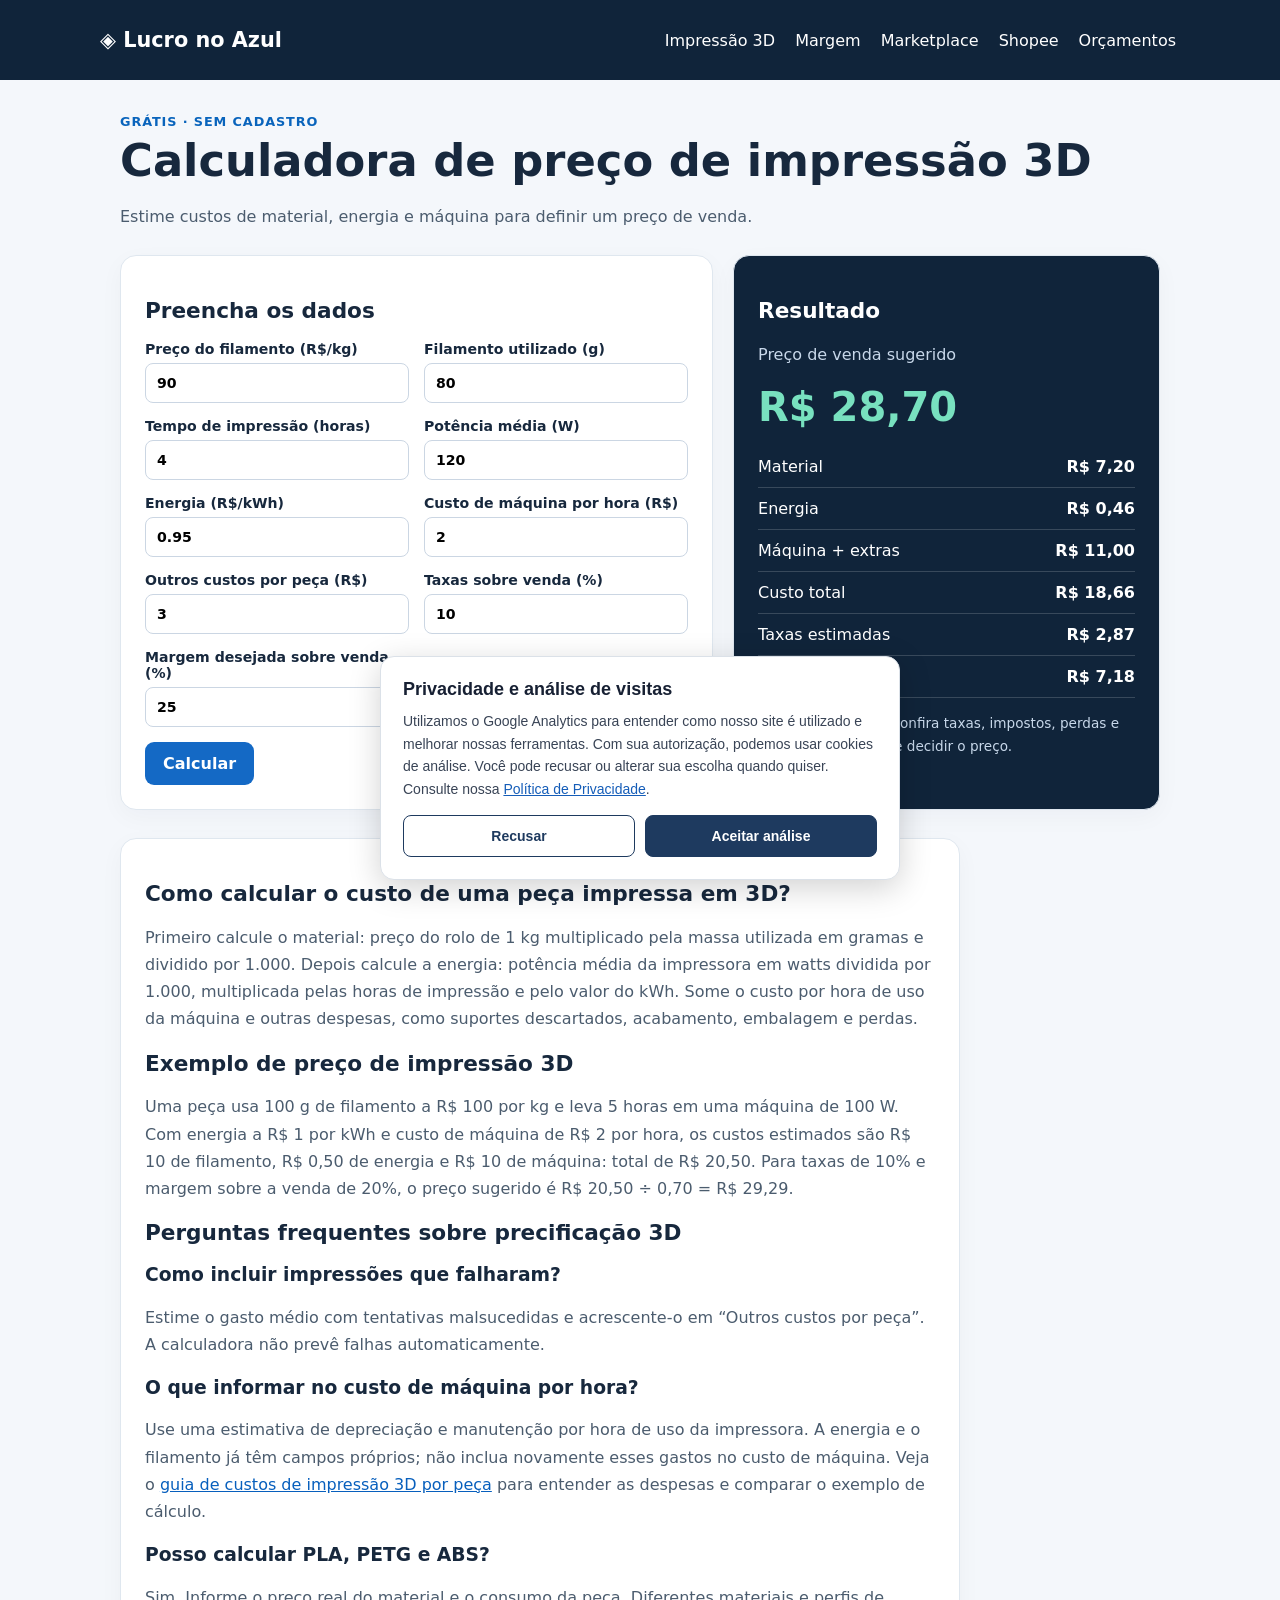
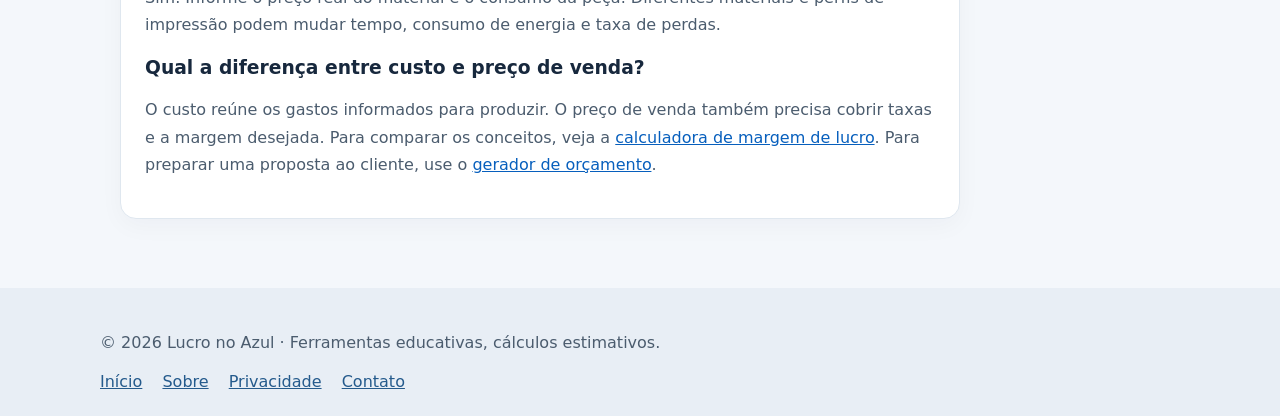
<file: impressao-3d.html>
<!DOCTYPE html>
<html lang="pt-BR">
<head>
<meta charset="utf-8"/>
<meta content="width=device-width, initial-scale=1" name="viewport"/>
<title>Calculadora de preço de impressão 3D: custo por peça | Lucro no Azul</title>
<meta content="Calcule preço de impressão 3D com filamento em gramas, tempo de máquina, energia, taxas e margem de lucro. Exemplo e perguntas frequentes." name="description"/>
<meta content="index,follow" name="robots"/>
<meta content="#10243a" name="theme-color"/>
<link href="https://lucronoazul.com.br/impressao-3d.html" rel="canonical"/>
<link href="style.css" rel="stylesheet"/>
<meta property="og:type" content="website">
<meta property="og:site_name" content="Lucro no Azul">
<meta property="og:locale" content="pt_BR">
<meta property="og:title" content="Calculadora de preço de impressão 3D: custo por peça | Lucro no Azul">
<meta property="og:description" content="Calcule preço de impressão 3D com filamento em gramas, tempo de máquina, energia, taxas e margem de lucro. Exemplo e perguntas frequentes.">
<meta property="og:url" content="https://lucronoazul.com.br/impressao-3d.html">
<meta property="og:image" content="https://lucronoazul.com.br/assets/og-lucro-no-azul.png">
<meta property="og:image:width" content="1200">
<meta property="og:image:height" content="630">
<meta name="twitter:card" content="summary_large_image">
  <link rel="icon" type="image/svg+xml" href="favicon.svg">
  <meta name="application-name" content="Lucro no Azul">
<script type="application/ld+json">
{
  "@context": "https://schema.org",
  "@type": "WebApplication",
  "url": "https://lucronoazul.com.br/impressao-3d.html",
  "name": "Calculadora de preço de impressão 3D",
  "description": "Estime custos de material, energia e máquina para definir um preço de venda.",
  "inLanguage": "pt-BR",
  "applicationCategory": "FinanceApplication",
  "isAccessibleForFree": true
}
</script>
</head>
<body>
<header>
<nav aria-label="Navegação principal">
<a class="brand" href="index.html">◈ Lucro no Azul</a>
<div>
<a href="impressao-3d.html">Impressão 3D</a>
<a href="margem-lucro.html">Margem</a>
<a href="marketplace.html">Marketplace</a>
<a href="shopee-tarifas.html">Shopee</a>
<a href="orcamento.html">Orçamentos</a>
</div>
</nav>
</header>

<main>
<div class="eyebrow">Grátis · Sem cadastro</div>
<h1>Calculadora de preço de impressão 3D</h1>
<p class="lead">Estime custos de material, energia e máquina para definir um preço de venda.</p>

<div class="grid">
<section class="panel">
<h2>Preencha os dados</h2>

<form data-kind="impressao" id="calculator">
<div class="fields">
<label>Preço do filamento (R$/kg)
<input id="filamento" min="0" required="" step="0.01" type="number" value="90"/>
</label>

<label>Filamento utilizado (g)
<input id="gramas" min="0" required="" step="0.1" type="number" value="80"/>
</label>

<label>Tempo de impressão (horas)
<input id="horas" min="0" required="" step="0.1" type="number" value="4"/>
</label>

<label>Potência média (W)
<input id="watts" min="0" required="" step="1" type="number" value="120"/>
</label>

<label>Energia (R$/kWh)
<input id="tarifa" min="0" required="" step="0.01" type="number" value="0.95"/>
</label>

<label>Custo de máquina por hora (R$)
<input id="maquina" min="0" required="" step="0.01" type="number" value="2"/>
</label>

<label>Outros custos por peça (R$)
<input id="extras" min="0" required="" step="0.01" type="number" value="3"/>
</label>

<label>Taxas sobre venda (%)
<input id="taxas" min="0" required="" step="0.1" type="number" value="10"/>
</label>

<label>Margem desejada sobre venda (%)
<input id="margem" min="0" required="" step="0.1" type="number" value="25"/>
</label>
</div>

<button class="button" type="submit">Calcular</button>
</form>
</section>

<section aria-live="polite" class="panel result">
<h2>Resultado</h2>
<p>Preço de venda sugerido</p>
<div class="amount" id="preco">—</div>
<p class="error" id="erro" role="status"></p>

<div class="line">
<span>Material</span>
<strong id="material">—</strong>
</div>

<div class="line">
<span>Energia</span>
<strong id="energia">—</strong>
</div>

<div class="line">
<span>Máquina + extras</span>
<strong id="outros">—</strong>
</div>

<div class="line">
<span>Custo total</span>
<strong id="custo">—</strong>
</div>

<div class="line">
<span>Taxas estimadas</span>
<strong id="taxaFinal">—</strong>
</div>

<div class="line">
<span>Lucro por peça</span>
<strong id="lucro">—</strong>
</div>

<p class="small">Valores estimados. Confira taxas, impostos, perdas e custos reais antes de decidir o preço.</p>
</section>
</div>

<section class="panel article">
<h2>Como calcular o custo de uma peça impressa em 3D?</h2>
<p>Primeiro calcule o material: preço do rolo de 1 kg multiplicado pela massa utilizada em gramas e dividido por 1.000. Depois calcule a energia: potência média da impressora em watts dividida por 1.000, multiplicada pelas horas de impressão e pelo valor do kWh. Some o custo por hora de uso da máquina e outras despesas, como suportes descartados, acabamento, embalagem e perdas.</p>

<h2>Exemplo de preço de impressão 3D</h2>
<p>Uma peça usa 100 g de filamento a R$ 100 por kg e leva 5 horas em uma máquina de 100 W. Com energia a R$ 1 por kWh e custo de máquina de R$ 2 por hora, os custos estimados são R$ 10 de filamento, R$ 0,50 de energia e R$ 10 de máquina: total de R$ 20,50. Para taxas de 10% e margem sobre a venda de 20%, o preço sugerido é R$ 20,50 ÷ 0,70 = R$ 29,29.</p>

<h2>Perguntas frequentes sobre precificação 3D</h2>

<h3>Como incluir impressões que falharam?</h3>
<p>Estime o gasto médio com tentativas malsucedidas e acrescente-o em “Outros custos por peça”. A calculadora não prevê falhas automaticamente.</p>

<h3>O que informar no custo de máquina por hora?</h3>
<p>Use uma estimativa de depreciação e manutenção por hora de uso da impressora. A energia e o filamento já têm campos próprios; não inclua novamente esses gastos no custo de máquina. Veja o <a href="quanto-custa-impressao-3d.html">guia de custos de impressão 3D por peça</a> para entender as despesas e comparar o exemplo de cálculo.</p>

<h3>Posso calcular PLA, PETG e ABS?</h3>
<p>Sim. Informe o preço real do material e o consumo da peça. Diferentes materiais e perfis de impressão podem mudar tempo, consumo de energia e taxa de perdas.</p>

<h3>Qual a diferença entre custo e preço de venda?</h3>
<p>O custo reúne os gastos informados para produzir. O preço de venda também precisa cobrir taxas e a margem desejada. Para comparar os conceitos, veja a <a href="margem-lucro.html">calculadora de margem de lucro</a>. Para preparar uma proposta ao cliente, use o <a href="orcamento.html">gerador de orçamento</a>.</p>
</section>
</main>

<footer>
<div class="foot">
<p>© 2026 Lucro no Azul · Ferramentas educativas, cálculos estimativos.</p>
<a href="index.html">Início</a>
<a href="sobre.html">Sobre</a>
<a href="privacidade.html">Privacidade</a>
<a href="contato.html">Contato</a>
</div>
</footer>

<script defer="" src="app.js?v=244"></script>
<script src="analytics.js" defer></script>
</body>
</html>
</file>
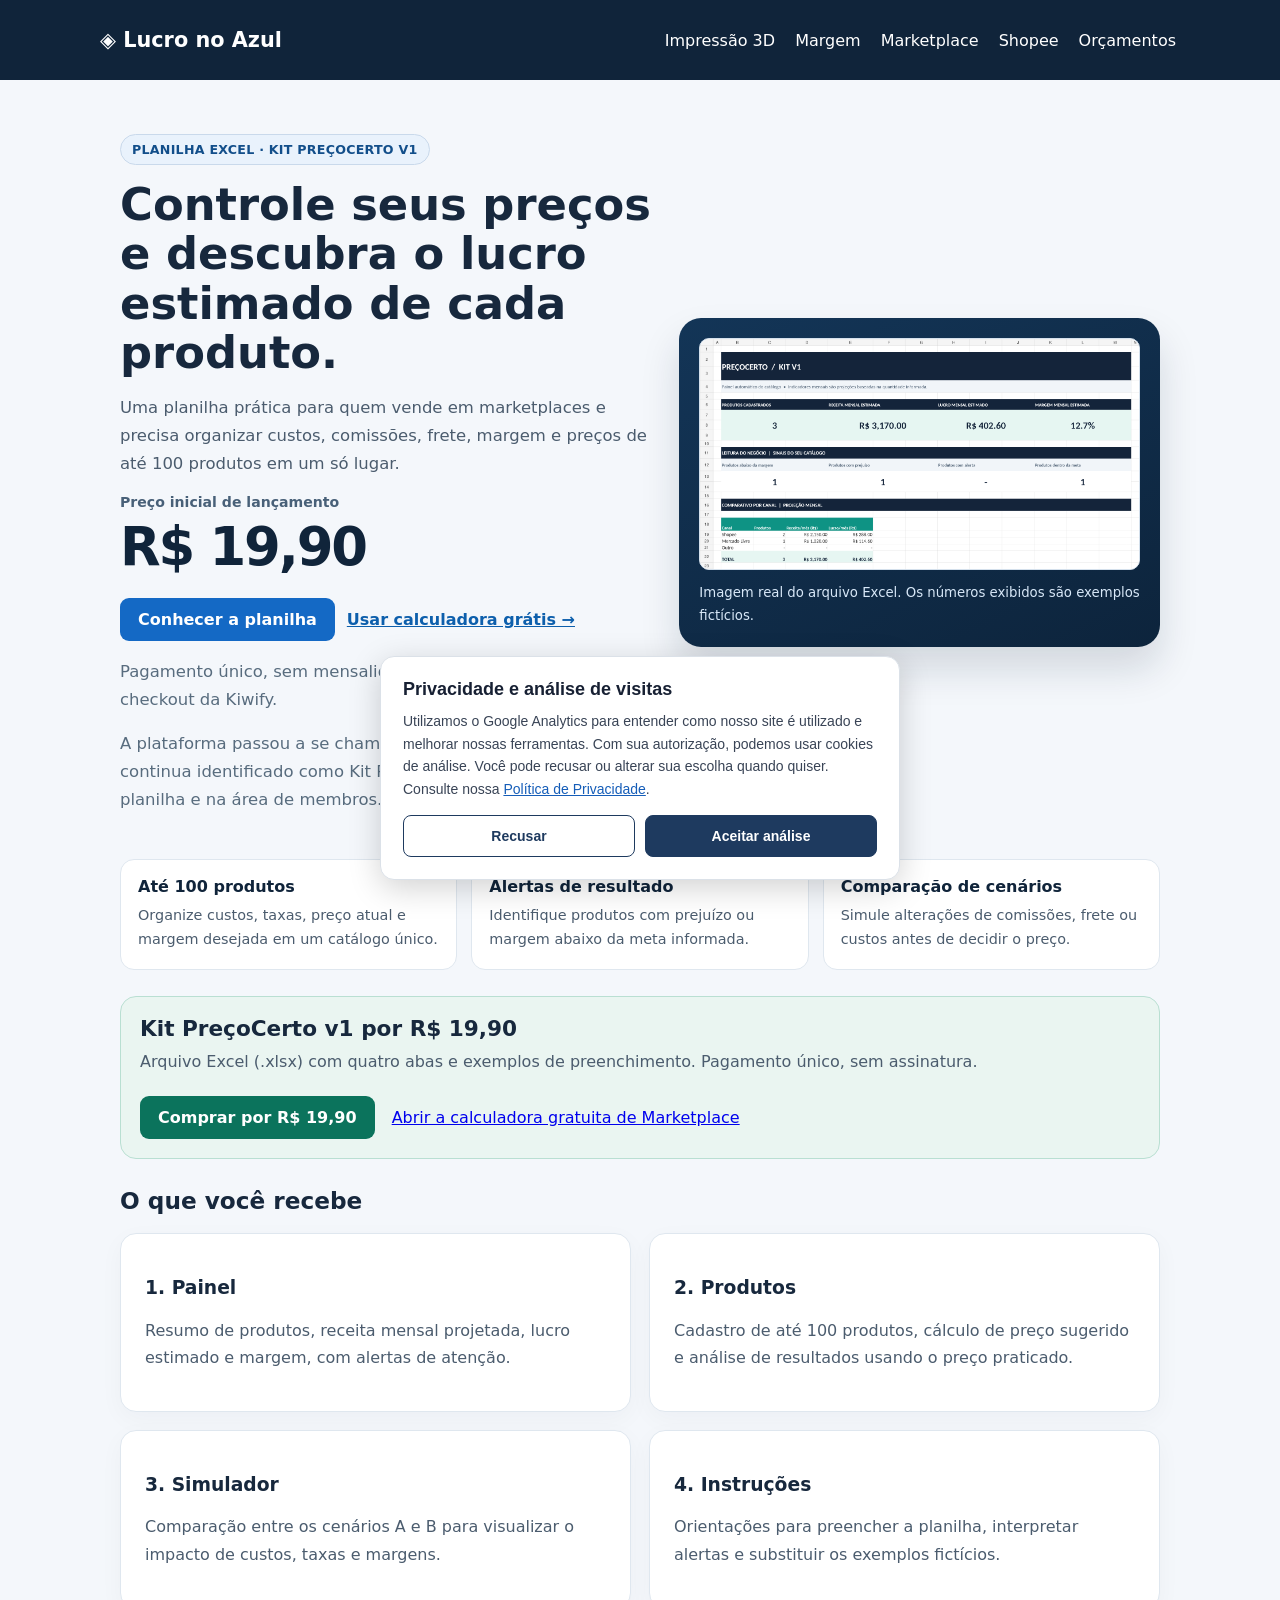
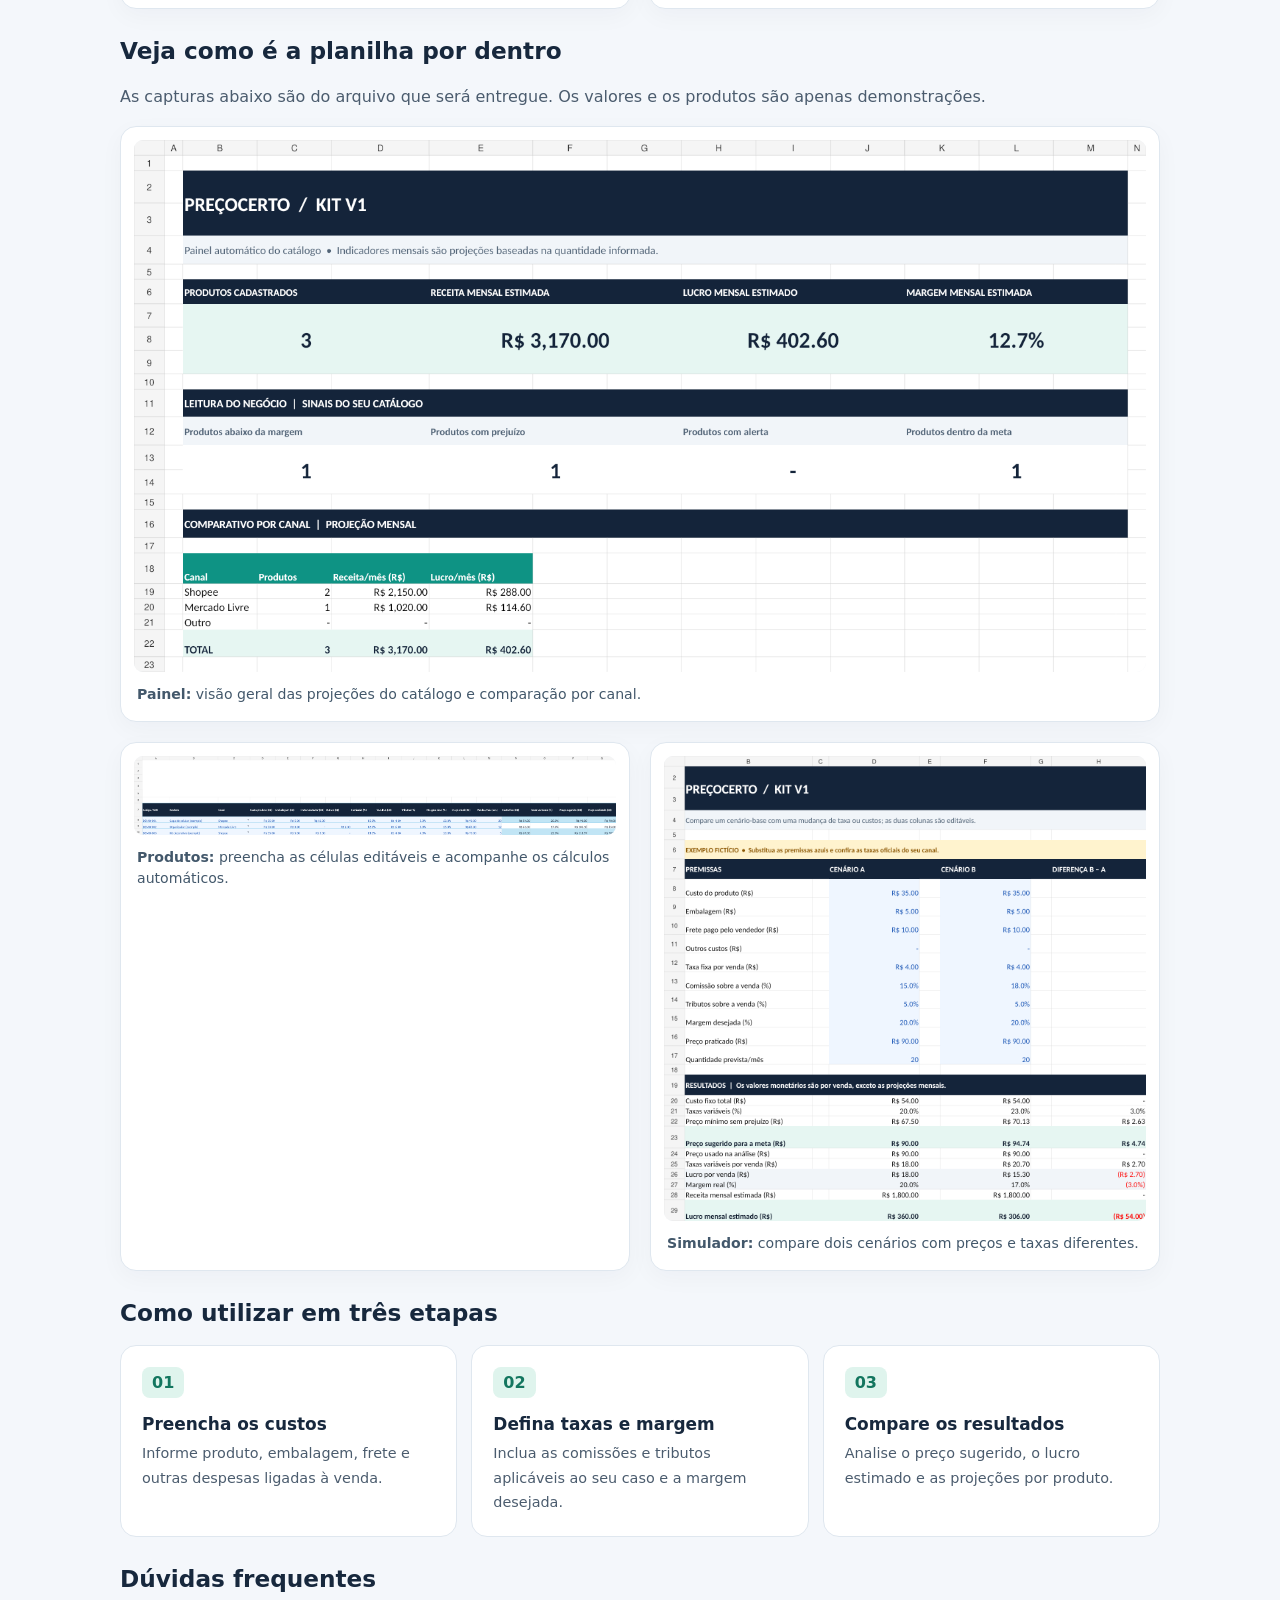
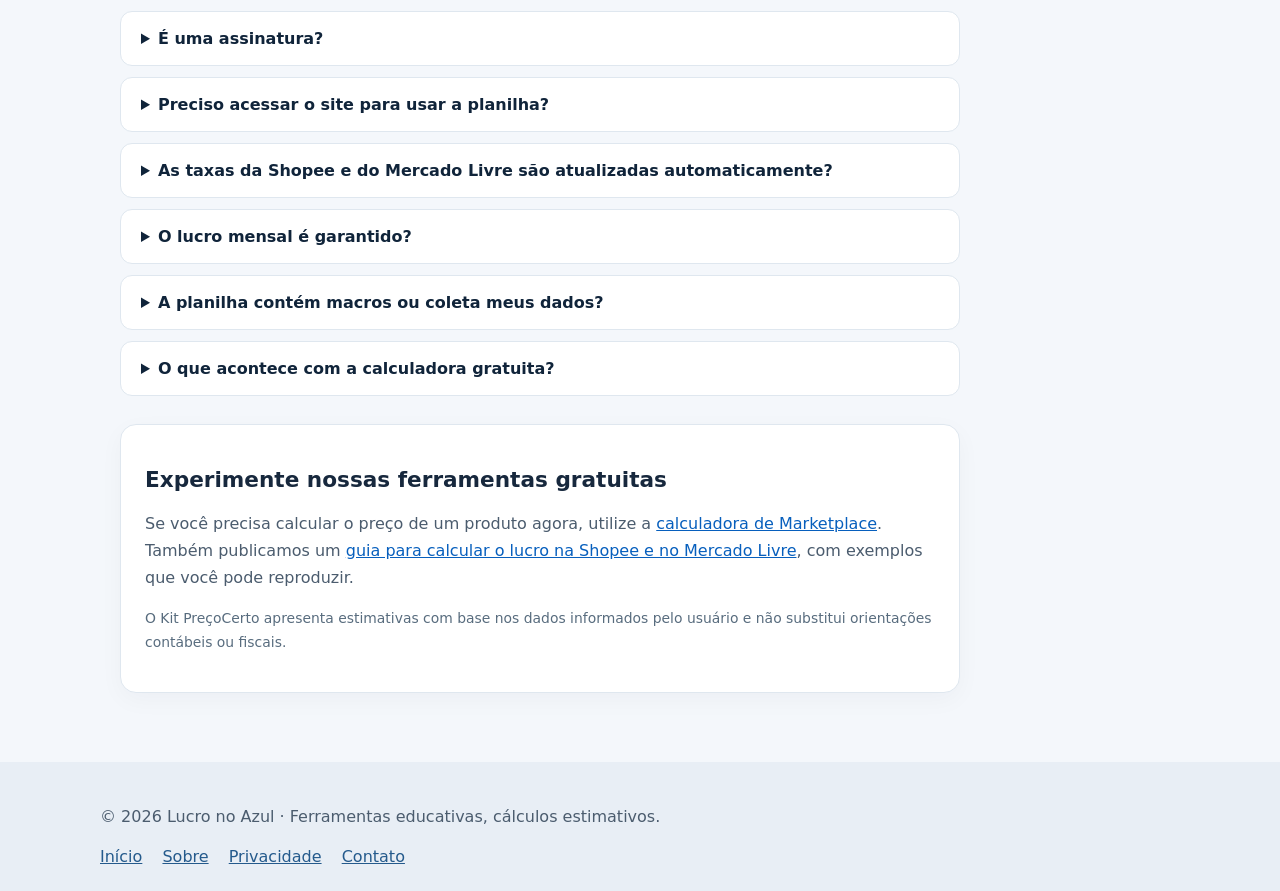
<file: kit-precificacao.html>
<!DOCTYPE html>
<html lang="pt-BR">
<head>
  <meta charset="utf-8">
  <meta name="viewport" content="width=device-width, initial-scale=1">
  <meta name="theme-color" content="#10243a">
  <meta name="robots" content="index,follow">
  <title>Planilha de precificação para marketplaces | Lucro no Azul</title>
  <meta name="description" content="Planilha Excel para precificar até 100 produtos em marketplaces, acompanhar margens e comparar cenários. Conheça o Kit PreçoCerto v1 no Lucro no Azul.">
  <link rel="canonical" href="https://lucronoazul.com.br/kit-precificacao.html">
  <link rel="stylesheet" href="style.css">
  <meta property="og:type" content="product">
  <meta property="og:site_name" content="Lucro no Azul">
  <meta property="og:locale" content="pt_BR">
  <meta property="og:title" content="Planilha de precificação para marketplaces | Lucro no Azul">
  <meta property="og:description" content="Planilha Excel para organizar até 100 produtos. Kit PreçoCerto v1, pagamento único de R$ 19,90.">
  <meta property="og:url" content="https://lucronoazul.com.br/kit-precificacao.html">
  <meta property="og:image" content="https://lucronoazul.com.br/assets/og-marketplace.png">
  <meta property="og:image:width" content="1200">
  <meta property="og:image:height" content="630">
  <meta name="twitter:card" content="summary_large_image">
  <style>
    [hidden]{display:none!important}
    .kit-hero{display:grid;grid-template-columns:1.05fr .95fr;gap:28px;align-items:center;margin:20px 0 28px}
    .kit-tag{display:inline-flex;align-items:center;gap:8px;padding:7px 11px;border:1px solid #c9d9eb;background:#e9f2fc;color:#124e8a;border-radius:999px;font-weight:750;font-size:.79rem;letter-spacing:.02em}
    .kit-hero h1{max-width:690px;line-height:1.1;margin:15px 0}
    .kit-hero p{font-size:1.03rem}
    .kit-hero-visual{background:linear-gradient(155deg,#133557,#0d243c);padding:20px;border-radius:22px;box-shadow:0 22px 38px #10243a25}
    .kit-hero-visual img{display:block;width:100%;height:auto;border-radius:10px;border:1px solid #d4e0ec;background:white}
    .kit-hero-visual p{margin:12px 0 0;color:#d8e8f8;font-size:.83rem}
    .kit-price{font-size:clamp(2.3rem,5vw,3.3rem);font-weight:850;line-height:1.12;color:#10243a;letter-spacing:-.04em;margin:7px 0}
    .kit-price-label{font-size:.88rem;color:#486078;font-weight:650}
    .kit-benefits{display:grid;grid-template-columns:repeat(3,minmax(0,1fr));gap:14px;margin:20px 0 26px}
    .kit-benefit{padding:17px;background:white;border-radius:14px;border:1px solid #dfe7ef}
    .kit-benefit strong{display:block;margin-bottom:7px;color:#10243a}
    .kit-benefit p{font-size:.9rem;margin:0}
    .kit-action{background:#eaf5f1;border:1px solid #b9dfd2;border-radius:16px;padding:19px;margin:22px 0}
    .kit-action h2{margin:0 0 7px}
    .kit-action p{margin:6px 0}
    .kit-action .button{margin-right:12px}
    .kit-action-note{font-size:.83rem;color:#345166}
    .kit-action .kit-checkout{background:#0b735c}
    .kit-action .kit-checkout:hover{background:#075843}
    .kit-section{margin:28px 0}
    .kit-section>h2{font-size:1.45rem}
    .kit-shots{display:grid;grid-template-columns:1fr 1fr;gap:20px}
    .kit-shot{margin:0;background:white;border:1px solid #dfe7ef;border-radius:16px;padding:13px;box-shadow:0 7px 25px #10243a09}
    .kit-shot img{width:100%;height:auto;display:block;border-radius:9px;background:#f4f7fb}
    .kit-shot figcaption{padding:12px 3px 3px;color:#43586b;font-size:.88rem;line-height:1.5}
    .kit-shot-wide{grid-column:1/-1}
    .kit-steps{display:grid;grid-template-columns:repeat(3,minmax(0,1fr));gap:14px}
    .kit-step{padding:21px;border:1px solid #dfe7ef;border-radius:16px;background:white}
    .kit-step span{display:inline-block;font-weight:850;color:#13765f;background:#dff4ed;padding:6px 10px;border-radius:8px;margin-bottom:9px}
    .kit-step h3{font-size:1.06rem;margin:7px 0}
    .kit-step p{font-size:.9rem;margin:0}
    .kit-faq{max-width:840px}
    .kit-faq details{padding:17px 20px;background:white;border:1px solid #dfe7ef;border-radius:12px;margin-bottom:11px}
    .kit-faq summary{cursor:pointer;font-weight:750;color:#10243a}
    .kit-faq details p{margin-bottom:0}
    .kit-muted{color:#586c7e;font-size:.87rem}
    .kit-intro-links{display:flex;flex-wrap:wrap;gap:12px;align-items:center}
    .kit-text-link{display:inline-block;margin-top:15px;color:#0d5fac;font-weight:700}
    .kit-sr-only{position:absolute;width:1px;height:1px;padding:0;margin:-1px;overflow:hidden;clip:rect(0,0,0,0);white-space:nowrap;border:0}
    @media(max-width:800px){.kit-hero{grid-template-columns:1fr}.kit-benefits,.kit-steps{grid-template-columns:1fr}.kit-shots{grid-template-columns:1fr}.kit-shot-wide{grid-column:auto}}
    @media(prefers-reduced-motion:reduce){html{scroll-behavior:auto}}
    @media print{.kit-hero{display:block}.kit-hero-visual,.kit-shots,.kit-action{display:none}}
  </style>
  <link rel="icon" type="image/svg+xml" href="favicon.svg">
  <meta name="application-name" content="Lucro no Azul">
</head>
<body>
  <header>
    <nav aria-label="Navegação principal">
      <a class="brand" href="index.html">◈ Lucro no Azul</a>
      <div>
        <a href="impressao-3d.html">Impressão 3D</a>
        <a href="margem-lucro.html">Margem</a>
        <a href="marketplace.html">Marketplace</a>
        <a href="shopee-tarifas.html">Shopee</a>
        <a href="orcamento.html">Orçamentos</a>
      </div>
    </nav>
  </header>
  <main>
    <div class="kit-hero">
      <div>
        <div class="kit-tag">PLANILHA EXCEL · KIT PREÇOCERTO V1</div>
        <h1>Controle seus preços e descubra o lucro estimado de cada produto.</h1>
        <p class="lead">Uma planilha prática para quem vende em marketplaces e precisa organizar custos, comissões, frete, margem e preços de até 100 produtos em um só lugar.</p>
        <div class="kit-price-label">Preço inicial de lançamento</div>
        <div class="kit-price">R$ 19,90</div>
        <div class="kit-intro-links">
          <a class="button" href="#como-funciona">Conhecer a planilha</a>
          <a class="kit-text-link" href="marketplace.html">Usar calculadora grátis →</a>
        </div>
        <p class="kit-muted">Pagamento único, sem mensalidade. A compra é realizada no checkout da Kiwify.</p>
        <p class="kit-muted">A plataforma passou a se chamar Lucro no Azul. O produto continua identificado como Kit PreçoCerto v1 no checkout, na planilha e na área de membros.</p>
      </div>
      <div class="kit-hero-visual">
        <img src="assets/kit-preco-certo-painel.png" alt="Captura real da aba Painel, com receita, lucro estimado, margem e avisos de produtos, usando exemplos fictícios" width="1527" height="802" fetchpriority="high">
        <p>Imagem real do arquivo Excel. Os números exibidos são exemplos fictícios.</p>
      </div>
    </div>
    <div class="kit-benefits" aria-label="Vantagens da planilha">
      <div class="kit-benefit"><strong>Até 100 produtos</strong><p>Organize custos, taxas, preço atual e margem desejada em um catálogo único.</p></div>
      <div class="kit-benefit"><strong>Alertas de resultado</strong><p>Identifique produtos com prejuízo ou margem abaixo da meta informada.</p></div>
      <div class="kit-benefit"><strong>Comparação de cenários</strong><p>Simule alterações de comissões, frete ou custos antes de decidir o preço.</p></div>
    </div>
    <section class="kit-action" id="comprar" aria-labelledby="comprar-titulo">
      <h2 id="comprar-titulo">Kit PreçoCerto v1 por R$ 19,90</h2>
      <p>Arquivo Excel (.xlsx) com quatro abas e exemplos de preenchimento. Pagamento único, sem assinatura.</p>
      <a id="kit-checkout-link" class="button kit-checkout" hidden rel="noopener noreferrer" href="#">Comprar por R$ 19,90</a>
      <p id="kit-checkout-pendente" class="kit-action-note"><strong>Venda em preparação.</strong> Estamos configurando o pagamento e a entrega automática do arquivo. Enquanto isso, use nossas ferramentas gratuitas.</p>
      <a href="marketplace.html">Abrir a calculadora gratuita de Marketplace</a>
    </section>
    <section class="kit-section" id="como-funciona">
      <h2>O que você recebe</h2>
      <div class="cards">
        <article class="panel"><h3>1. Painel</h3><p>Resumo de produtos, receita mensal projetada, lucro estimado e margem, com alertas de atenção.</p></article>
        <article class="panel"><h3>2. Produtos</h3><p>Cadastro de até 100 produtos, cálculo de preço sugerido e análise de resultados usando o preço praticado.</p></article>
        <article class="panel"><h3>3. Simulador</h3><p>Comparação entre os cenários A e B para visualizar o impacto de custos, taxas e margens.</p></article>
        <article class="panel"><h3>4. Instruções</h3><p>Orientações para preencher a planilha, interpretar alertas e substituir os exemplos fictícios.</p></article>
      </div>
    </section>
    <section class="kit-section" aria-labelledby="capturas-titulo">
      <h2 id="capturas-titulo">Veja como é a planilha por dentro</h2>
      <p>As capturas abaixo são do arquivo que será entregue. Os valores e os produtos são apenas demonstrações.</p>
      <div class="kit-shots">
        <figure class="kit-shot kit-shot-wide">
          <img src="assets/kit-preco-certo-painel.png" alt="Painel de resultados com indicadores e comparativo por canal" loading="lazy" width="1527" height="802">
          <figcaption><strong>Painel:</strong> visão geral das projeções do catálogo e comparação por canal.</figcaption>
        </figure>
        <figure class="kit-shot">
          <img src="assets/kit-preco-certo-produtos.png" alt="Planilha Produtos mostrando campos de custos, comissões, margem e preço" loading="lazy" width="3214" height="526">
          <figcaption><strong>Produtos:</strong> preencha as células editáveis e acompanhe os cálculos automáticos.</figcaption>
        </figure>
        <figure class="kit-shot">
          <img src="assets/kit-preco-certo-simulador.png" alt="Planilha Simulador mostrando comparação das premissas nos cenários A e B" loading="lazy" width="1310" height="1264">
          <figcaption><strong>Simulador:</strong> compare dois cenários com preços e taxas diferentes.</figcaption>
        </figure>
      </div>
    </section>
    <section class="kit-section" aria-labelledby="etapas-titulo">
      <h2 id="etapas-titulo">Como utilizar em três etapas</h2>
      <div class="kit-steps">
        <article class="kit-step"><span>01</span><h3>Preencha os custos</h3><p>Informe produto, embalagem, frete e outras despesas ligadas à venda.</p></article>
        <article class="kit-step"><span>02</span><h3>Defina taxas e margem</h3><p>Inclua as comissões e tributos aplicáveis ao seu caso e a margem desejada.</p></article>
        <article class="kit-step"><span>03</span><h3>Compare os resultados</h3><p>Analise o preço sugerido, o lucro estimado e as projeções por produto.</p></article>
      </div>
    </section>
    <section class="kit-section kit-faq" aria-labelledby="faq-titulo">
      <h2 id="faq-titulo">Dúvidas frequentes</h2>
      <details><summary>É uma assinatura?</summary><p>Não. O pagamento é único para receber a versão 1 do arquivo Excel, sem cobrança mensal.</p></details>
      <details><summary>Preciso acessar o site para usar a planilha?</summary><p>Não. A planilha pode ser utilizada localmente em um aplicativo compatível com arquivos Excel (.xlsx). Ela não depende de integração com os marketplaces.</p></details>
      <details><summary>As taxas da Shopee e do Mercado Livre são atualizadas automaticamente?</summary><p>Não. Você informa suas taxas e custos. Consulte sempre as regras e os valores atuais aplicáveis à sua conta e categoria.</p></details>
      <details><summary>O lucro mensal é garantido?</summary><p>Não. As projeções dependem dos custos, preços e quantidades preenchidos. Despesas não consideradas, devoluções e outras condições podem alterar o resultado real.</p></details>
      <details><summary>A planilha contém macros ou coleta meus dados?</summary><p>Não. O arquivo utiliza fórmulas do Excel, sem macros ou coleta de informações para o site.</p></details>
      <details><summary>O que acontece com a calculadora gratuita?</summary><p>Ela continua gratuita. O kit é uma opção adicional para organizar vários produtos e comparar os resultados numa planilha.</p></details>
    </section>
    <section class="panel article">
      <h2>Experimente nossas ferramentas gratuitas</h2>
      <p>Se você precisa calcular o preço de um produto agora, utilize a <a href="marketplace.html">calculadora de Marketplace</a>. Também publicamos um <a href="lucro-shopee-mercado-livre.html">guia para calcular o lucro na Shopee e no Mercado Livre</a>, com exemplos que você pode reproduzir.</p>
      <p class="kit-muted">O Kit PreçoCerto apresenta estimativas com base nos dados informados pelo usuário e não substitui orientações contábeis ou fiscais.</p>
    </section>
  </main>
  <footer>
    <div class="foot">
      <p>© 2026 Lucro no Azul · Ferramentas educativas, cálculos estimativos.</p>
      <a href="index.html">Início</a>
      <a href="sobre.html">Sobre</a>
      <a href="privacidade.html">Privacidade</a>
      <a href="contato.html">Contato</a>
    </div>
  </footer>
  <script>
    (() => {
      const checkoutUrl = "https://pay.kiwify.com.br/ORe3xNa";
      const button = document.getElementById("kit-checkout-link");
      const pending = document.getElementById("kit-checkout-pendente");
      if (/^https:\/\/[^\s]+$/i.test(checkoutUrl)) {
        button.href = checkoutUrl;
        button.hidden = false;
        pending.hidden = true;
        button.addEventListener("click", () => {
          try {
            if (localStorage.getItem("precocerto_analytics_consent") === "accepted" && typeof window.gtag === "function") {
              window.gtag("event", "kit_checkout_click", { produto: "kit_precocerto_v1", preco: 19.9, moeda: "BRL" });
            }
          } catch {}
        });
      }
    })();
  </script>
  <script src="analytics.js" defer></script>
</body>
</html>
</file>
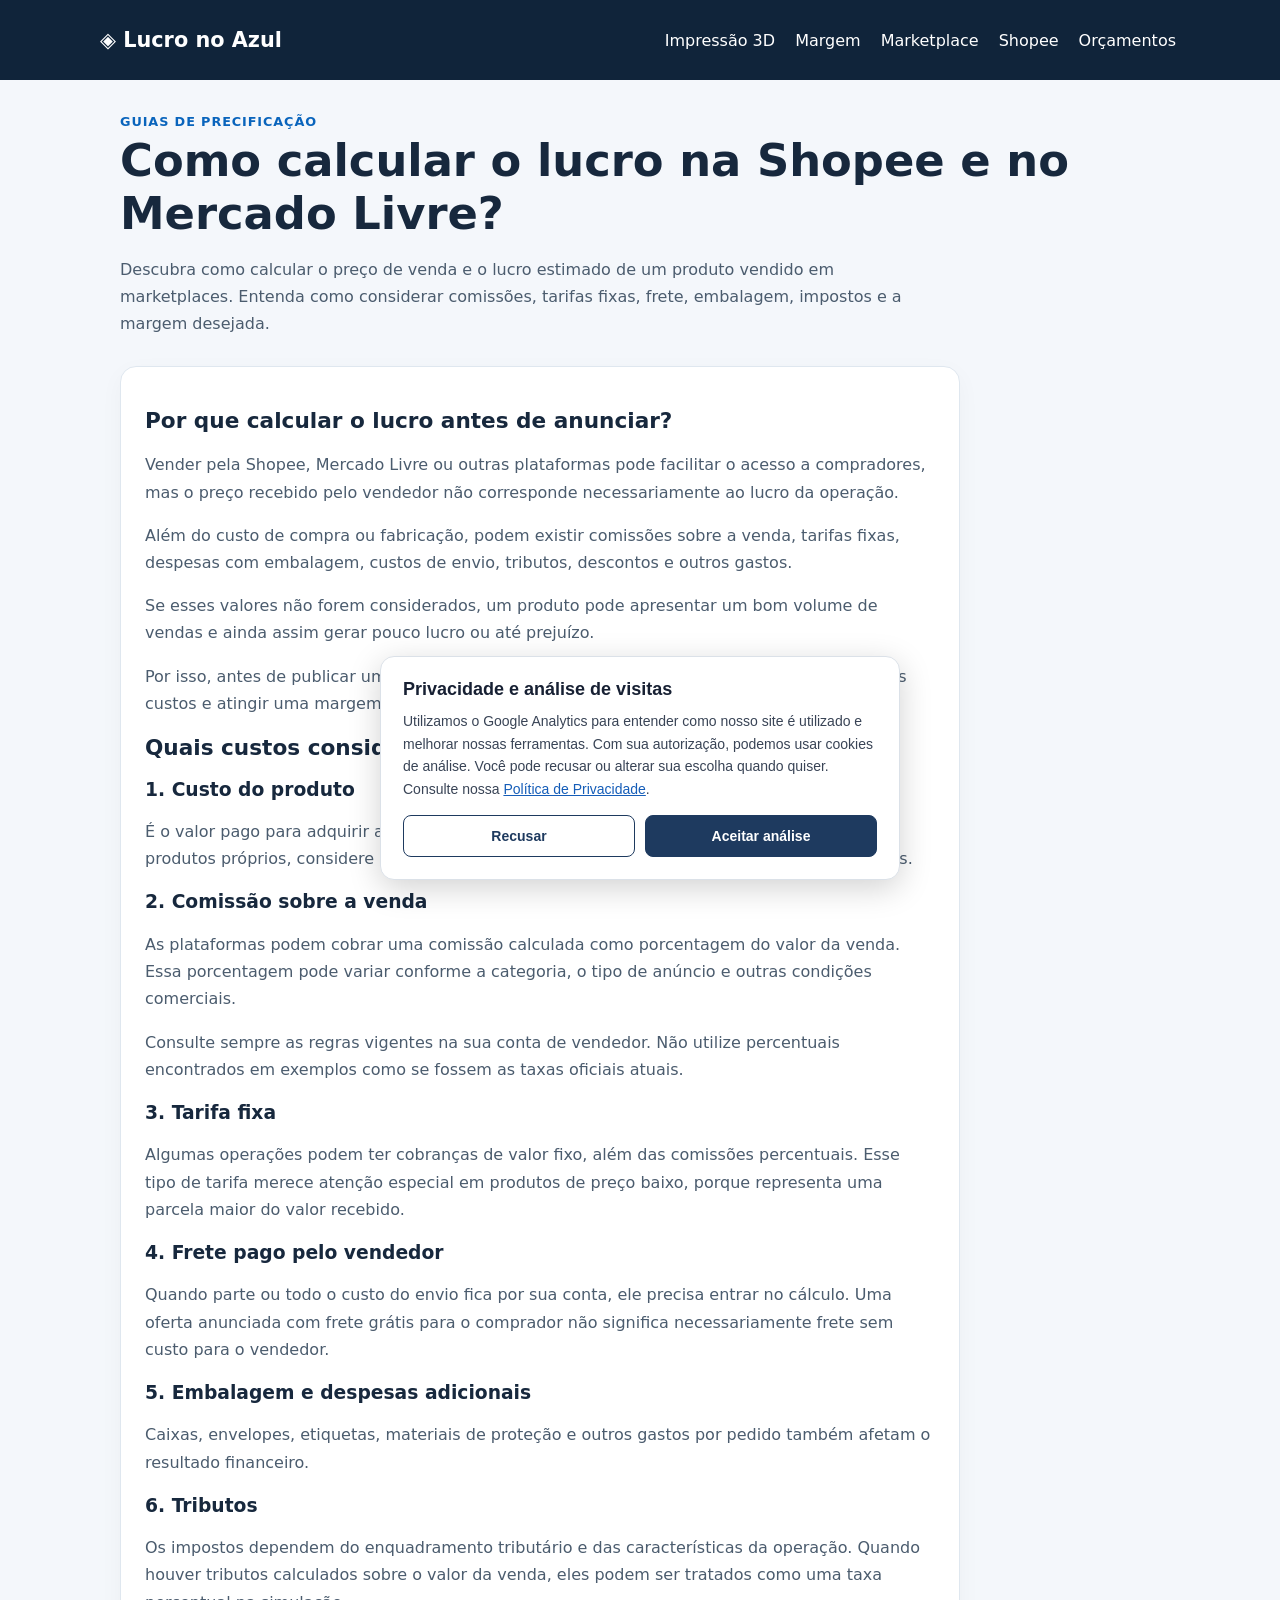
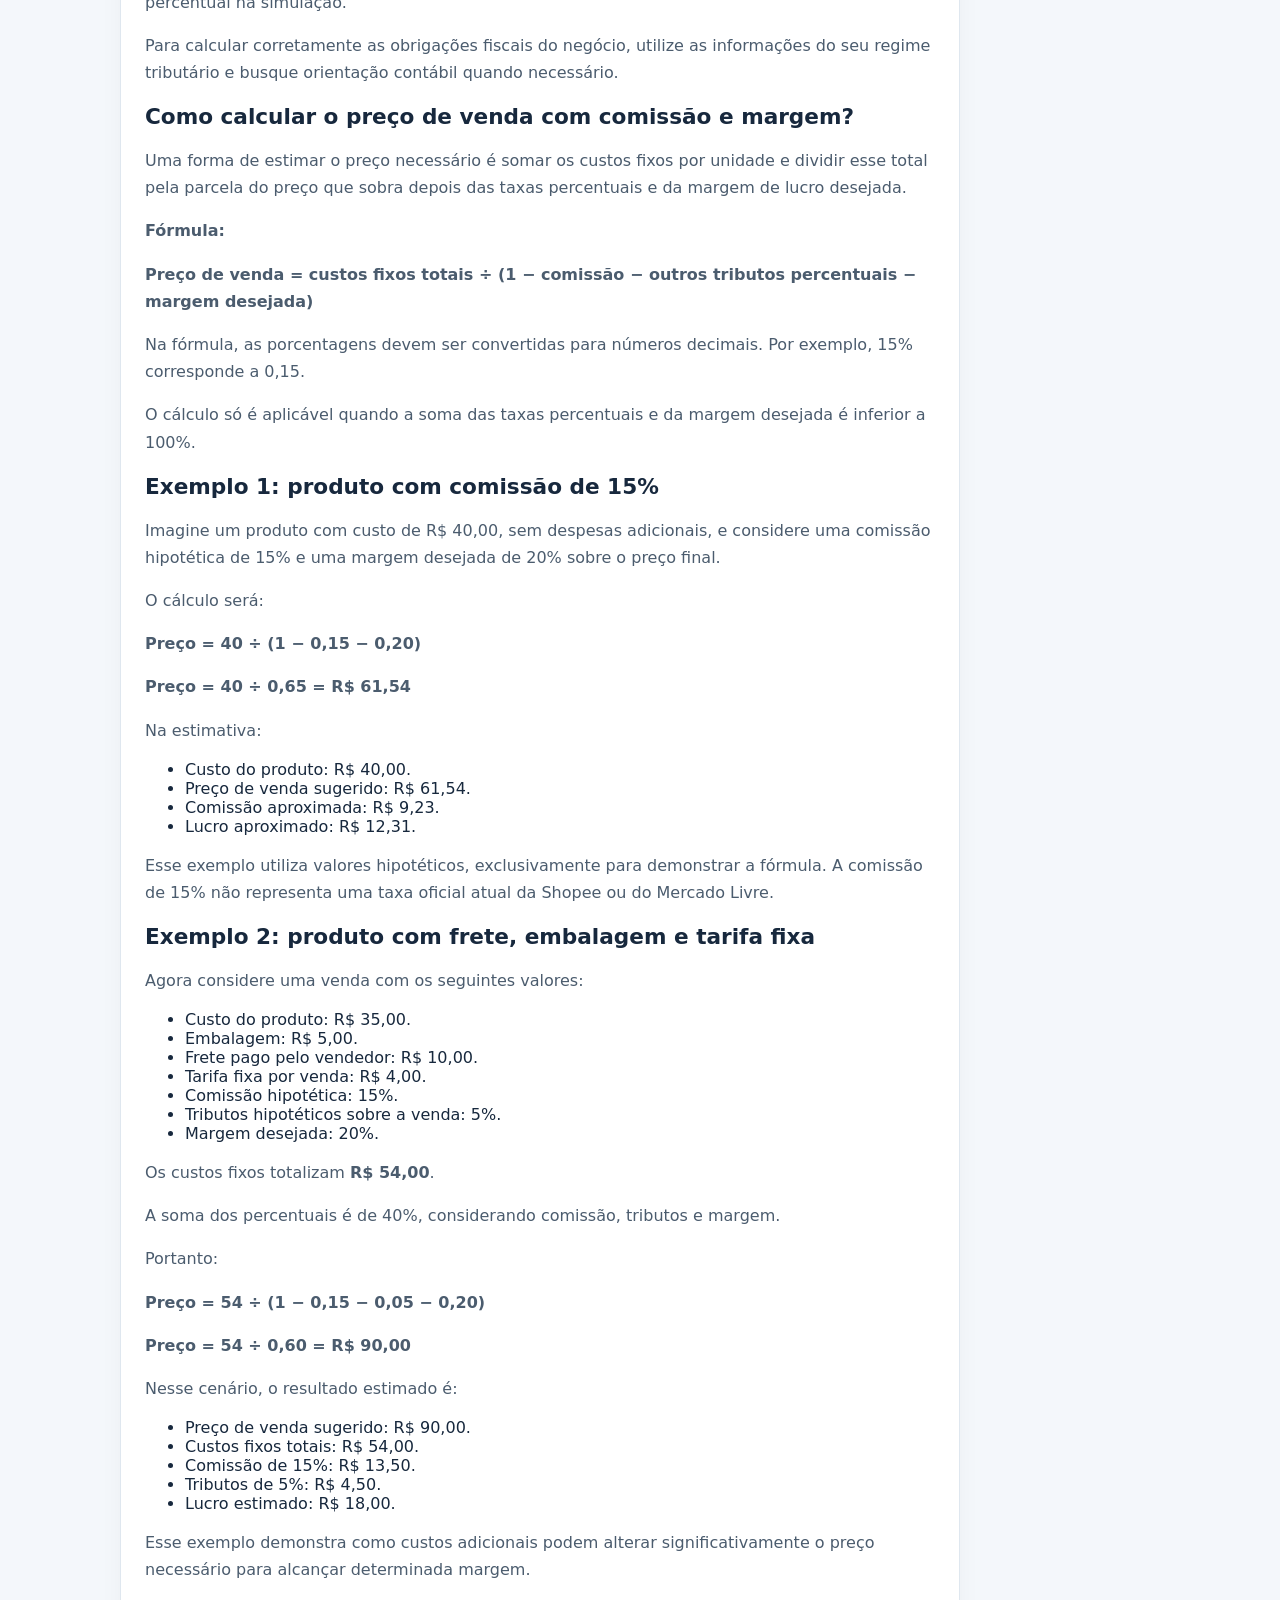
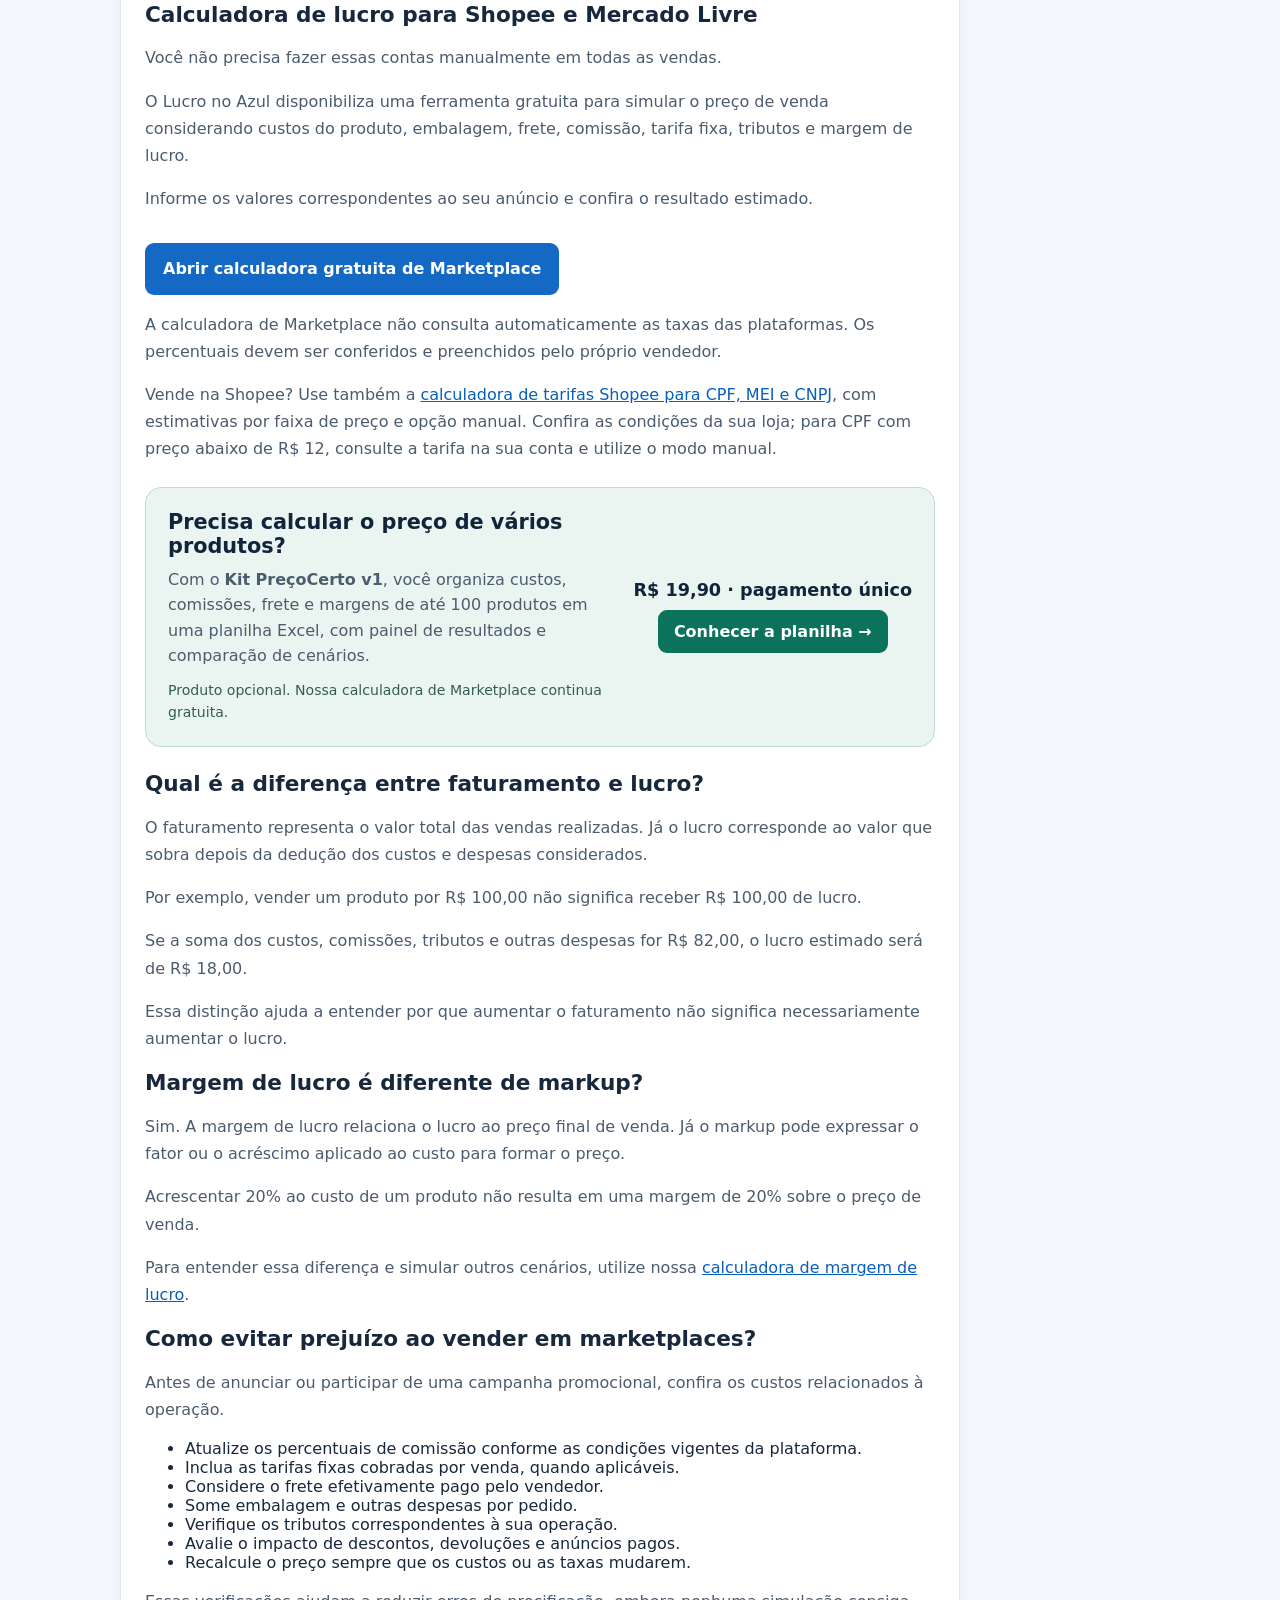
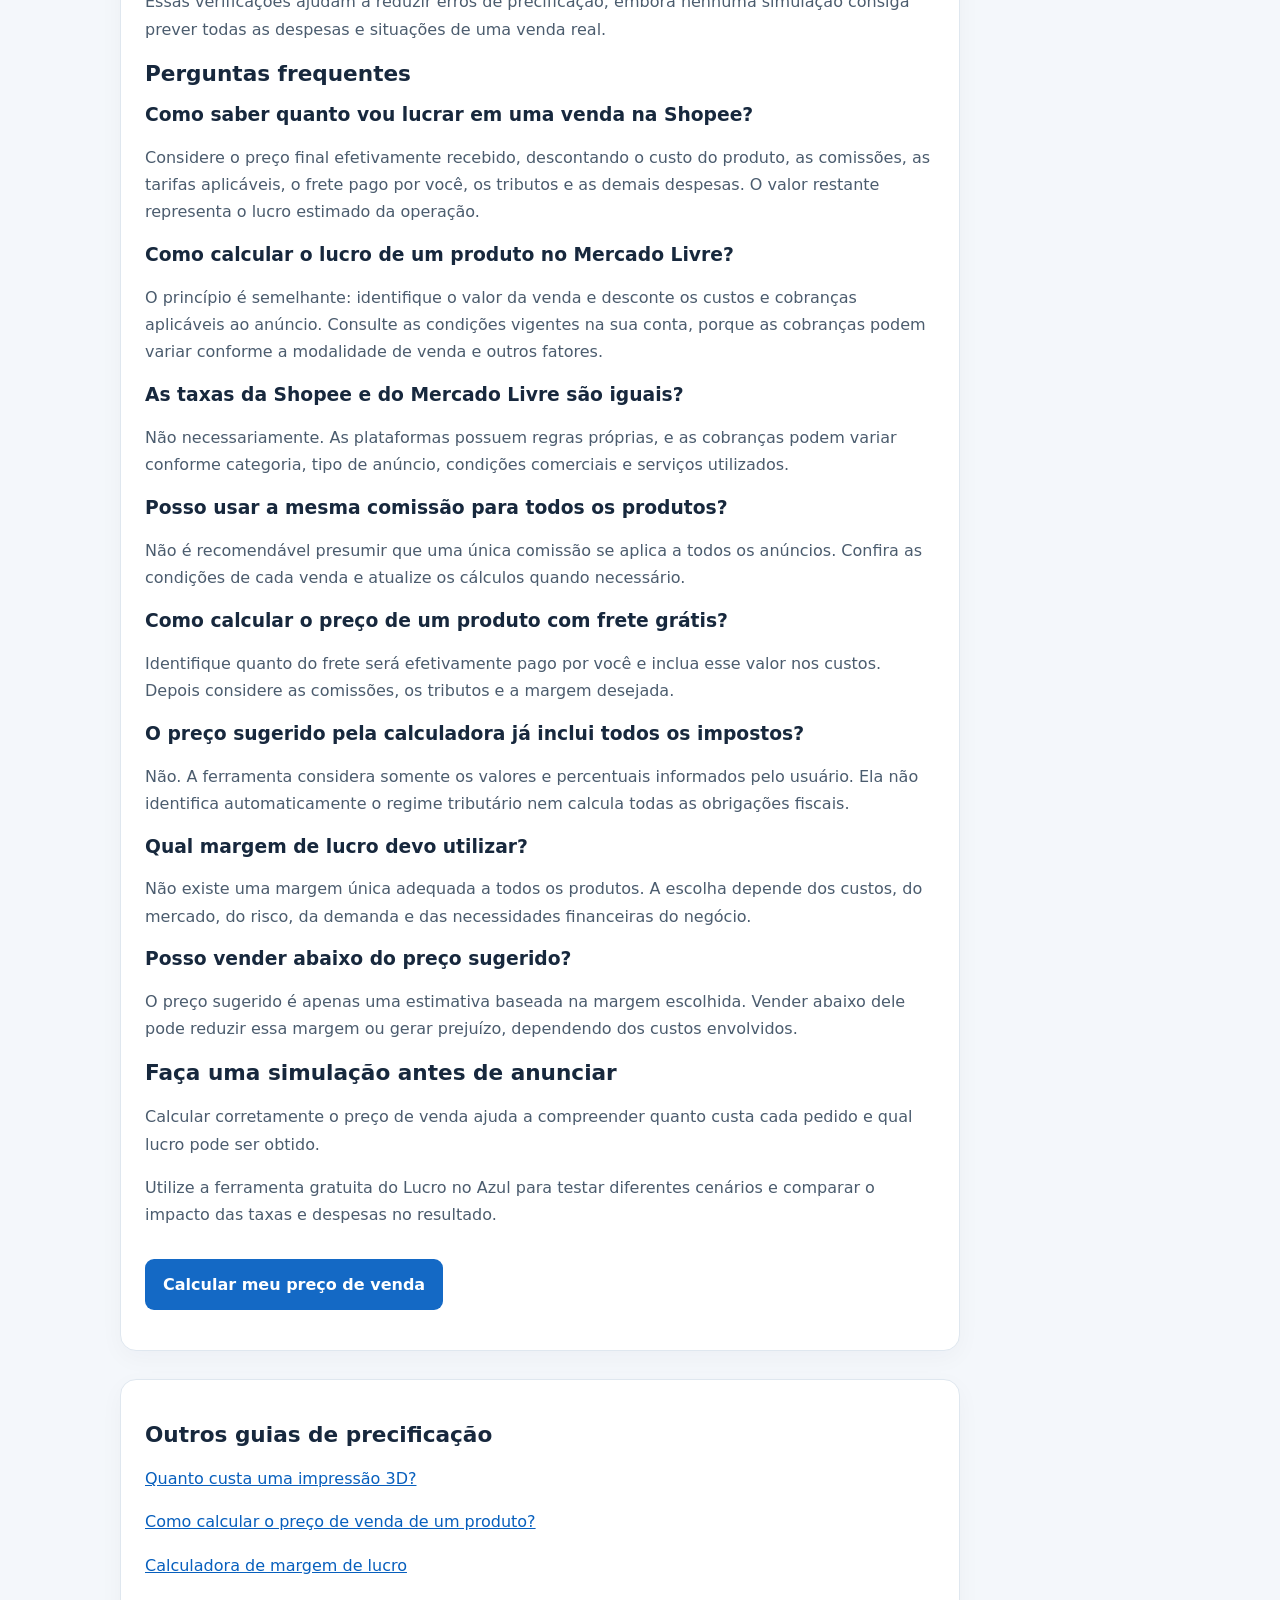
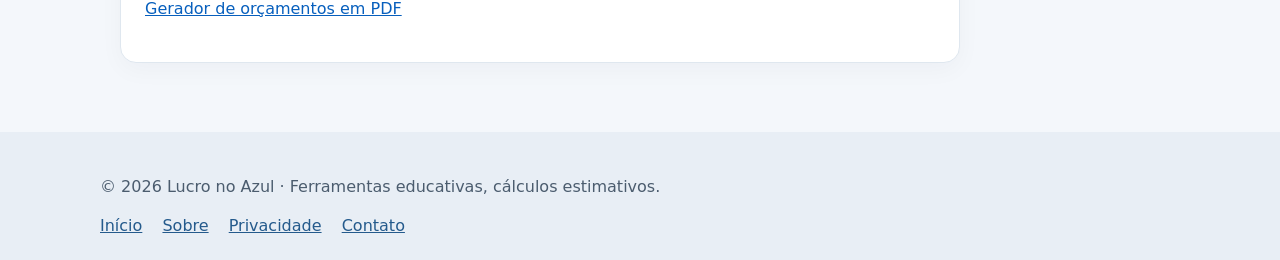
<file: lucro-shopee-mercado-livre.html>
<!DOCTYPE html>
<html lang="pt-BR">
<head>
<meta charset="utf-8">
<meta name="viewport" content="width=device-width, initial-scale=1">
<title>Como calcular lucro na Shopee e Mercado Livre | Lucro no Azul</title>
<meta name="description" content="Aprenda a calcular lucro na Shopee e Mercado Livre considerando comissão, tarifa fixa, frete, impostos e margem. Veja exemplos e simule seu preço de venda.">
<meta name="robots" content="index,follow">
<meta name="theme-color" content="#10243a">
<link rel="canonical" href="https://lucronoazul.com.br/lucro-shopee-mercado-livre.html">
<link rel="stylesheet" href="style.css">
<meta property="og:type" content="article">
<meta property="og:site_name" content="Lucro no Azul">
<meta property="og:locale" content="pt_BR">
<meta property="og:title" content="Como calcular lucro na Shopee e Mercado Livre | Lucro no Azul">
<meta property="og:description" content="Aprenda a calcular lucro em marketplaces considerando comissões, tarifas, frete, impostos e margem de lucro.">
<meta property="og:url" content="https://lucronoazul.com.br/lucro-shopee-mercado-livre.html">
<meta property="og:image" content="https://lucronoazul.com.br/assets/og-marketplace.png">
<meta property="og:image:width" content="1200">
<meta property="og:image:height" content="630">
<meta name="twitter:card" content="summary_large_image">
<style>
  .kit-artigo{display:flex;justify-content:space-between;align-items:center;gap:20px;margin:24px 0;padding:22px;border:1px solid #bfdad3;border-radius:16px;background:#eaf5f1}
  .kit-artigo h2{margin:0 0 9px;color:#10243a;font-size:1.3rem}
  .kit-artigo p{margin:0 0 10px;line-height:1.6}
  .kit-artigo .kit-artigo-nota{font-size:.88rem;color:#345c55;margin:0}
  .kit-artigo .kit-artigo-acoes{display:flex;flex-direction:column;gap:10px;align-items:center;flex-shrink:0}
  .kit-artigo .kit-artigo-preco{font-size:1.1rem;font-weight:800;color:#10243a;white-space:nowrap}
  .kit-artigo a.kit-artigo-link{display:inline-block;padding:12px 16px;border-radius:9px;background:#0b735c;color:#fff;text-decoration:none;font-weight:700;text-align:center}
  .kit-artigo a.kit-artigo-link:hover,.kit-artigo a.kit-artigo-link:focus-visible{background:#075843}
  @media(max-width:720px){.kit-artigo{flex-direction:column;align-items:stretch}.kit-artigo .kit-artigo-acoes{align-items:stretch}}
</style>
  <link rel="icon" type="image/svg+xml" href="favicon.svg">
  <meta name="application-name" content="Lucro no Azul">
<script type="application/ld+json">
{
  "@context": "https://schema.org",
  "@type": "Article",
  "url": "https://lucronoazul.com.br/lucro-shopee-mercado-livre.html",
  "headline": "Como calcular o lucro na Shopee e no Mercado Livre?",
  "description": "Descubra como calcular o preço de venda e o lucro estimado de um produto vendido em marketplaces. Entenda como considerar comissões, tarifas fixas, frete, embalagem, impostos e a margem desejada.",
  "inLanguage": "pt-BR",
  "mainEntityOfPage": {
    "@type": "WebPage",
    "@id": "https://lucronoazul.com.br/lucro-shopee-mercado-livre.html"
  }
}
</script>
</head>
<body>
<header>
<nav aria-label="Navegação principal">
<a class="brand" href="index.html">◈ Lucro no Azul</a>
<div>
<a href="impressao-3d.html">Impressão 3D</a>
<a href="margem-lucro.html">Margem</a>
<a href="marketplace.html">Marketplace</a>
<a href="shopee-tarifas.html">Shopee</a>
<a href="orcamento.html">Orçamentos</a>
</div>
</nav>
</header>

<main>
<div class="eyebrow">Guias de precificação</div>

<h1>Como calcular o lucro na Shopee e no Mercado Livre?</h1>
<p class="lead">Descubra como calcular o preço de venda e o lucro estimado de um produto vendido em marketplaces. Entenda como considerar comissões, tarifas fixas, frete, embalagem, impostos e a margem desejada.</p>

<article class="panel article">

<h2>Por que calcular o lucro antes de anunciar?</h2>

<p>Vender pela Shopee, Mercado Livre ou outras plataformas pode facilitar o acesso a compradores, mas o preço recebido pelo vendedor não corresponde necessariamente ao lucro da operação.</p>
<p>Além do custo de compra ou fabricação, podem existir comissões sobre a venda, tarifas fixas, despesas com embalagem, custos de envio, tributos, descontos e outros gastos.</p>

<p>Se esses valores não forem considerados, um produto pode apresentar um bom volume de vendas e ainda assim gerar pouco lucro ou até prejuízo.</p>

<p>Por isso, antes de publicar um anúncio, vale calcular quanto precisa ser cobrado para cobrir os custos e atingir uma margem desejada.</p>

<h2>Quais custos considerar ao vender em marketplaces?</h2>

<h3>1. Custo do produto</h3>

<p>É o valor pago para adquirir a mercadoria ou o custo necessário para fabricá-la. No caso de produtos próprios, considere materiais, produção e demais despesas diretamente relacionadas.</p>

<h3>2. Comissão sobre a venda</h3>
<p>As plataformas podem cobrar uma comissão calculada como porcentagem do valor da venda. Essa porcentagem pode variar conforme a categoria, o tipo de anúncio e outras condições comerciais.</p>

<p>Consulte sempre as regras vigentes na sua conta de vendedor. Não utilize percentuais encontrados em exemplos como se fossem as taxas oficiais atuais.</p>

<h3>3. Tarifa fixa</h3>
<p>Algumas operações podem ter cobranças de valor fixo, além das comissões percentuais. Esse tipo de tarifa merece atenção especial em produtos de preço baixo, porque representa uma parcela maior do valor recebido.</p>

<h3>4. Frete pago pelo vendedor</h3>

<p>Quando parte ou todo o custo do envio fica por sua conta, ele precisa entrar no cálculo. Uma oferta anunciada com frete grátis para o comprador não significa necessariamente frete sem custo para o vendedor.</p>

<h3>5. Embalagem e despesas adicionais</h3>

<p>Caixas, envelopes, etiquetas, materiais de proteção e outros gastos por pedido também afetam o resultado financeiro.</p>

<h3>6. Tributos</h3>

<p>Os impostos dependem do enquadramento tributário e das características da operação. Quando houver tributos calculados sobre o valor da venda, eles podem ser tratados como uma taxa percentual na simulação.</p>
<p>Para calcular corretamente as obrigações fiscais do negócio, utilize as informações do seu regime tributário e busque orientação contábil quando necessário.</p>

<h2>Como calcular o preço de venda com comissão e margem?</h2>

<p>Uma forma de estimar o preço necessário é somar os custos fixos por unidade e dividir esse total pela parcela do preço que sobra depois das taxas percentuais e da margem de lucro desejada.</p>

<p><strong>Fórmula:</strong></p>
<p><strong>Preço de venda = custos fixos totais ÷ (1 − comissão − outros tributos percentuais − margem desejada)</strong></p>

<p>Na fórmula, as porcentagens devem ser convertidas para números decimais. Por exemplo, 15% corresponde a 0,15.</p>

<p>O cálculo só é aplicável quando a soma das taxas percentuais e da margem desejada é inferior a 100%.</p>

<h2>Exemplo 1: produto com comissão de 15%</h2>
<p>Imagine um produto com custo de R$ 40,00, sem despesas adicionais, e considere uma comissão hipotética de 15% e uma margem desejada de 20% sobre o preço final.</p>

<p>O cálculo será:</p>

<p><strong>Preço = 40 ÷ (1 − 0,15 − 0,20)</strong></p>

<p><strong>Preço = 40 ÷ 0,65 = R$ 61,54</strong></p>

<p>Na estimativa:</p>

<ul>
<li>Custo do produto: R$ 40,00.</li>
<li>Preço de venda sugerido: R$ 61,54.</li>
<li>Comissão aproximada: R$ 9,23.</li>
<li>Lucro aproximado: R$ 12,31.</li>
</ul>

<p>Esse exemplo utiliza valores hipotéticos, exclusivamente para demonstrar a fórmula. A comissão de 15% não representa uma taxa oficial atual da Shopee ou do Mercado Livre.</p>

<h2>Exemplo 2: produto com frete, embalagem e tarifa fixa</h2>

<p>Agora considere uma venda com os seguintes valores:</p>
<ul>
<li>Custo do produto: R$ 35,00.</li>
<li>Embalagem: R$ 5,00.</li>
<li>Frete pago pelo vendedor: R$ 10,00.</li>
<li>Tarifa fixa por venda: R$ 4,00.</li>
<li>Comissão hipotética: 15%.</li>
<li>Tributos hipotéticos sobre a venda: 5%.</li>
<li>Margem desejada: 20%.</li>
</ul>

<p>Os custos fixos totalizam <strong>R$ 54,00</strong>.</p>

<p>A soma dos percentuais é de 40%, considerando comissão, tributos e margem.</p>

<p>Portanto:</p>

<p><strong>Preço = 54 ÷ (1 − 0,15 − 0,05 − 0,20)</strong></p>
<p><strong>Preço = 54 ÷ 0,60 = R$ 90,00</strong></p>

<p>Nesse cenário, o resultado estimado é:</p>

<ul>
<li>Preço de venda sugerido: R$ 90,00.</li>
<li>Custos fixos totais: R$ 54,00.</li>
<li>Comissão de 15%: R$ 13,50.</li>
<li>Tributos de 5%: R$ 4,50.</li>
<li>Lucro estimado: R$ 18,00.</li>
</ul>

<p>Esse exemplo demonstra como custos adicionais podem alterar significativamente o preço necessário para alcançar determinada margem.</p>

<h2>Calculadora de lucro para Shopee e Mercado Livre</h2>
<p>Você não precisa fazer essas contas manualmente em todas as vendas.</p>

<p>O Lucro no Azul disponibiliza uma ferramenta gratuita para simular o preço de venda considerando custos do produto, embalagem, frete, comissão, tarifa fixa, tributos e margem de lucro.</p>

<p>Informe os valores correspondentes ao seu anúncio e confira o resultado estimado.</p>

<p><a class="button" href="marketplace.html">Abrir calculadora gratuita de Marketplace</a></p>
<p>A calculadora de Marketplace não consulta automaticamente as taxas das plataformas. Os percentuais devem ser conferidos e preenchidos pelo próprio vendedor.</p>
<p>Vende na Shopee? Use também a <a href="shopee-tarifas.html">calculadora de tarifas Shopee para CPF, MEI e CNPJ</a>, com estimativas por faixa de preço e opção manual. Confira as condições da sua loja; para CPF com preço abaixo de R$ 12, consulte a tarifa na sua conta e utilize o modo manual.</p>

<aside class="kit-artigo" aria-labelledby="kit-artigo-titulo">
  <div>
    <h2 id="kit-artigo-titulo">Precisa calcular o preço de vários produtos?</h2>
    <p>Com o <strong>Kit PreçoCerto v1</strong>, você organiza custos, comissões, frete e margens de até 100 produtos em uma planilha Excel, com painel de resultados e comparação de cenários.</p>
    <p class="kit-artigo-nota">Produto opcional. Nossa calculadora de Marketplace continua gratuita.</p>
  </div>
  <div class="kit-artigo-acoes">
    <span class="kit-artigo-preco">R$ 19,90 · pagamento único</span>
    <a class="kit-artigo-link" id="kit-oferta-artigo" href="kit-precificacao.html">Conhecer a planilha →</a>
  </div>
</aside>

<h2>Qual é a diferença entre faturamento e lucro?</h2>

<p>O faturamento representa o valor total das vendas realizadas. Já o lucro corresponde ao valor que sobra depois da dedução dos custos e despesas considerados.</p>

<p>Por exemplo, vender um produto por R$ 100,00 não significa receber R$ 100,00 de lucro.</p>
<p>Se a soma dos custos, comissões, tributos e outras despesas for R$ 82,00, o lucro estimado será de R$ 18,00.</p>

<p>Essa distinção ajuda a entender por que aumentar o faturamento não significa necessariamente aumentar o lucro.</p>

<h2>Margem de lucro é diferente de markup?</h2>

<p>Sim. A margem de lucro relaciona o lucro ao preço final de venda. Já o markup pode expressar o fator ou o acréscimo aplicado ao custo para formar o preço.</p>
<p>Acrescentar 20% ao custo de um produto não resulta em uma margem de 20% sobre o preço de venda.</p>

<p>Para entender essa diferença e simular outros cenários, utilize nossa <a href="margem-lucro.html">calculadora de margem de lucro</a>.</p>

<h2>Como evitar prejuízo ao vender em marketplaces?</h2>

<p>Antes de anunciar ou participar de uma campanha promocional, confira os custos relacionados à operação.</p>
<ul>
<li>Atualize os percentuais de comissão conforme as condições vigentes da plataforma.</li>
<li>Inclua as tarifas fixas cobradas por venda, quando aplicáveis.</li>
<li>Considere o frete efetivamente pago pelo vendedor.</li>
<li>Some embalagem e outras despesas por pedido.</li>
<li>Verifique os tributos correspondentes à sua operação.</li>
<li>Avalie o impacto de descontos, devoluções e anúncios pagos.</li>
<li>Recalcule o preço sempre que os custos ou as taxas mudarem.</li>
</ul>
<p>Essas verificações ajudam a reduzir erros de precificação, embora nenhuma simulação consiga prever todas as despesas e situações de uma venda real.</p>

<h2>Perguntas frequentes</h2>

<h3>Como saber quanto vou lucrar em uma venda na Shopee?</h3>

<p>Considere o preço final efetivamente recebido, descontando o custo do produto, as comissões, as tarifas aplicáveis, o frete pago por você, os tributos e as demais despesas. O valor restante representa o lucro estimado da operação.</p>

<h3>Como calcular o lucro de um produto no Mercado Livre?</h3>

<p>O princípio é semelhante: identifique o valor da venda e desconte os custos e cobranças aplicáveis ao anúncio. Consulte as condições vigentes na sua conta, porque as cobranças podem variar conforme a modalidade de venda e outros fatores.</p>

<h3>As taxas da Shopee e do Mercado Livre são iguais?</h3>
<p>Não necessariamente. As plataformas possuem regras próprias, e as cobranças podem variar conforme categoria, tipo de anúncio, condições comerciais e serviços utilizados.</p>

<h3>Posso usar a mesma comissão para todos os produtos?</h3>

<p>Não é recomendável presumir que uma única comissão se aplica a todos os anúncios. Confira as condições de cada venda e atualize os cálculos quando necessário.</p>

<h3>Como calcular o preço de um produto com frete grátis?</h3>
<p>Identifique quanto do frete será efetivamente pago por você e inclua esse valor nos custos. Depois considere as comissões, os tributos e a margem desejada.</p>

<h3>O preço sugerido pela calculadora já inclui todos os impostos?</h3>

<p>Não. A ferramenta considera somente os valores e percentuais informados pelo usuário. Ela não identifica automaticamente o regime tributário nem calcula todas as obrigações fiscais.</p>

<h3>Qual margem de lucro devo utilizar?</h3>
<p>Não existe uma margem única adequada a todos os produtos. A escolha depende dos custos, do mercado, do risco, da demanda e das necessidades financeiras do negócio.</p>

<h3>Posso vender abaixo do preço sugerido?</h3>

<p>O preço sugerido é apenas uma estimativa baseada na margem escolhida. Vender abaixo dele pode reduzir essa margem ou gerar prejuízo, dependendo dos custos envolvidos.</p>

<h2>Faça uma simulação antes de anunciar</h2>
<p>Calcular corretamente o preço de venda ajuda a compreender quanto custa cada pedido e qual lucro pode ser obtido.</p>

<p>Utilize a ferramenta gratuita do Lucro no Azul para testar diferentes cenários e comparar o impacto das taxas e despesas no resultado.</p>

<p><a class="button" href="marketplace.html">Calcular meu preço de venda</a></p>

</article>

<section class="panel article">
<h2>Outros guias de precificação</h2>
<p><a href="quanto-custa-impressao-3d.html">Quanto custa uma impressão 3D?</a></p>
<p><a href="como-calcular-preco-venda.html">Como calcular o preço de venda de um produto?</a></p>
<p><a href="margem-lucro.html">Calculadora de margem de lucro</a></p>
<p><a href="orcamento.html">Gerador de orçamentos em PDF</a></p>
</section>
</main>

<footer>
<div class="foot">
<p>© 2026 Lucro no Azul · Ferramentas educativas, cálculos estimativos.</p>
<a href="index.html">Início</a>
<a href="sobre.html">Sobre</a>
<a href="privacidade.html">Privacidade</a>
<a href="contato.html">Contato</a>
</div>
</footer>

<script>
  (() => {
    const link = document.getElementById("kit-oferta-artigo");
    if (!link) return;

    link.addEventListener("click", () => {
      try {
        if (localStorage.getItem("precocerto_analytics_consent") === "accepted" && typeof window.gtag === "function") {
          window.gtag("event", "kit_offer_click", {
            origem: "artigo_shopee_mercado_livre",
            produto: "kit_precocerto_v1"
          });
        }
      } catch {}
    });
  })();
</script>
<script src="analytics.js" defer></script>
</body>
</html>
</file>
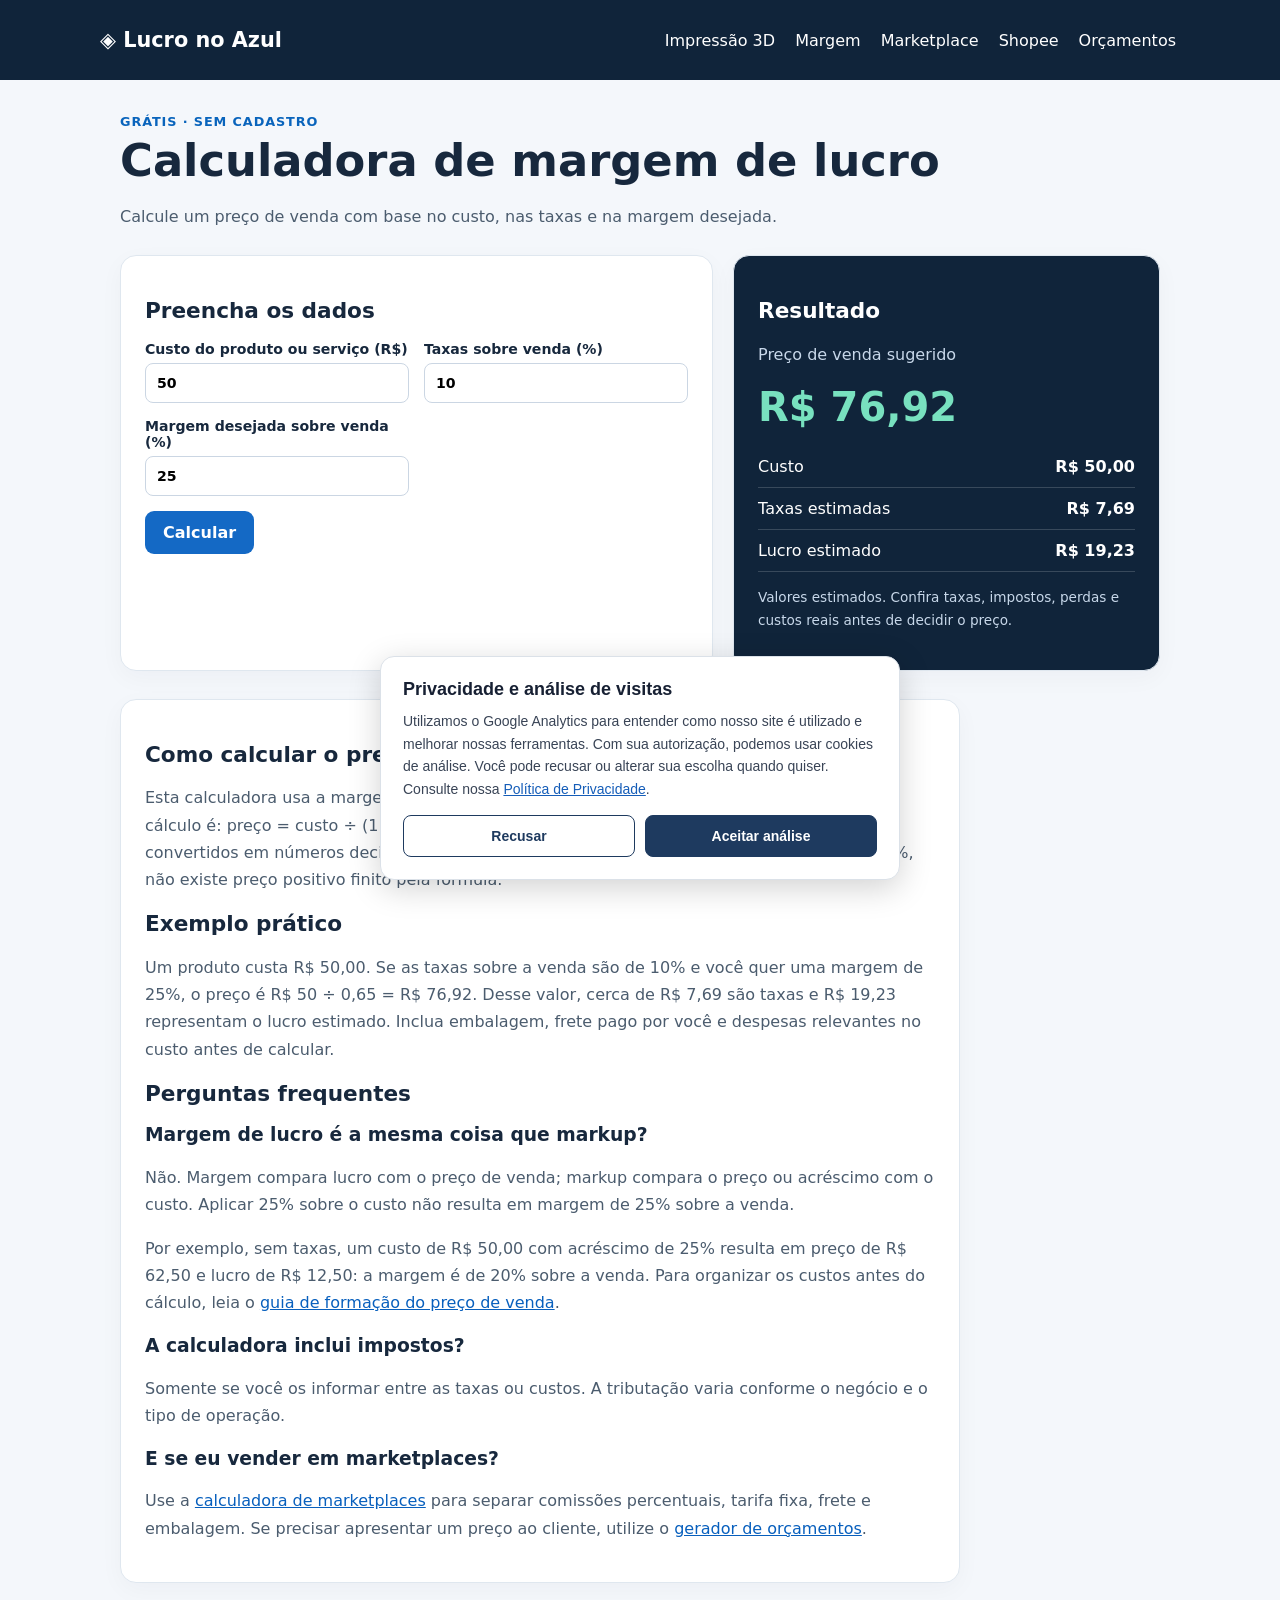
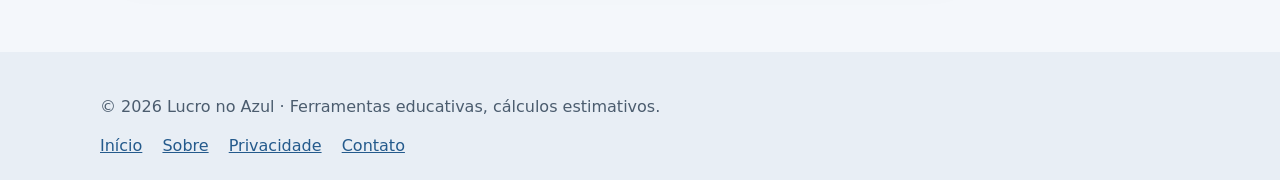
<file: margem-lucro.html>
<!DOCTYPE html>
<html lang="pt-BR">
<head>
<meta charset="utf-8"/>
<meta content="width=device-width, initial-scale=1" name="viewport"/>
<title>Calculadora de margem de lucro e preço de venda | Lucro no Azul</title>
<meta content="Calcule preço de venda com margem de lucro sobre a venda e taxas percentuais. Entenda a diferença entre margem e markup com exemplos." name="description"/>
<meta content="index,follow" name="robots"/>
<meta content="#10243a" name="theme-color"/>
<link href="https://lucronoazul.com.br/margem-lucro.html" rel="canonical"/>
<link href="style.css" rel="stylesheet"/>
<meta property="og:type" content="website">
<meta property="og:site_name" content="Lucro no Azul">
<meta property="og:locale" content="pt_BR">
<meta property="og:title" content="Calculadora de margem de lucro e preço de venda | Lucro no Azul">
<meta property="og:description" content="Calcule preço de venda com margem de lucro sobre a venda e taxas percentuais. Entenda a diferença entre margem e markup com exemplos.">
<meta property="og:url" content="https://lucronoazul.com.br/margem-lucro.html">
<meta property="og:image" content="https://lucronoazul.com.br/assets/og-lucro-no-azul.png">
<meta property="og:image:width" content="1200">
<meta property="og:image:height" content="630">
<meta name="twitter:card" content="summary_large_image">
  <link rel="icon" type="image/svg+xml" href="favicon.svg">
  <meta name="application-name" content="Lucro no Azul">
<script type="application/ld+json">
{
  "@context": "https://schema.org",
  "@type": "WebApplication",
  "url": "https://lucronoazul.com.br/margem-lucro.html",
  "name": "Calculadora de margem de lucro",
  "description": "Calcule um preço de venda com base no custo, nas taxas e na margem desejada.",
  "inLanguage": "pt-BR",
  "applicationCategory": "FinanceApplication",
  "isAccessibleForFree": true
}
</script>
</head>
<body>

<header>
<nav aria-label="Navegação principal">
<a class="brand" href="index.html">◈ Lucro no Azul</a>
<div>
<a href="impressao-3d.html">Impressão 3D</a>
<a href="margem-lucro.html">Margem</a>
<a href="marketplace.html">Marketplace</a>
<a href="shopee-tarifas.html">Shopee</a>
<a href="orcamento.html">Orçamentos</a>
</div>
</nav>
</header>

<main>
<div class="eyebrow">Grátis · Sem cadastro</div>

<h1>Calculadora de margem de lucro</h1>

<p class="lead">Calcule um preço de venda com base no custo, nas taxas e na margem desejada.</p>

<div class="grid">

<section class="panel">
<h2>Preencha os dados</h2>

<form data-kind="margem" id="calculator">
<div class="fields">

<label>
Custo do produto ou serviço (R$)
<input id="custoBase" min="0" required="" step="0.01" type="number" value="50"/>
</label>

<label>
Taxas sobre venda (%)
<input id="taxas" min="0" required="" step="0.1" type="number" value="10"/>
</label>

<label>
Margem desejada sobre venda (%)
<input id="margem" min="0" required="" step="0.1" type="number" value="25"/>
</label>

</div>

<button class="button" type="submit">Calcular</button>
</form>
</section>

<section aria-live="polite" class="panel result">
<h2>Resultado</h2>

<p>Preço de venda sugerido</p>
<div class="amount" id="preco">—</div>
<p class="error" id="erro" role="status"></p>

<div class="line">
<span>Custo</span>
<strong id="custo">—</strong>
</div>

<div class="line">
<span>Taxas estimadas</span>
<strong id="taxaFinal">—</strong>
</div>

<div class="line">
<span>Lucro estimado</span>
<strong id="lucro">—</strong>
</div>

<p class="small">Valores estimados. Confira taxas, impostos, perdas e custos reais antes de decidir o preço.</p>
</section>

</div>

<section class="panel article">

<h2>Como calcular o preço com margem de lucro?</h2>

<p>Esta calculadora usa a margem de lucro <strong>sobre o preço de venda</strong>, e não sobre o custo. O cálculo é: preço = custo ÷ (1 − taxa percentual − margem percentual), com os percentuais convertidos em números decimais. Se a soma de taxas e margem for igual ou superior a 100%, não existe preço positivo finito pela fórmula.</p>

<h2>Exemplo prático</h2>

<p>Um produto custa R$ 50,00. Se as taxas sobre a venda são de 10% e você quer uma margem de 25%, o preço é R$ 50 ÷ 0,65 = R$ 76,92. Desse valor, cerca de R$ 7,69 são taxas e R$ 19,23 representam o lucro estimado. Inclua embalagem, frete pago por você e despesas relevantes no custo antes de calcular.</p>

<h2>Perguntas frequentes</h2>

<h3>Margem de lucro é a mesma coisa que markup?</h3>

<p>Não. Margem compara lucro com o preço de venda; markup compara o preço ou acréscimo com o custo. Aplicar 25% sobre o custo não resulta em margem de 25% sobre a venda.</p>
<p>Por exemplo, sem taxas, um custo de R$ 50,00 com acréscimo de 25% resulta em preço de R$ 62,50 e lucro de R$ 12,50: a margem é de 20% sobre a venda. Para organizar os custos antes do cálculo, leia o <a href="como-calcular-preco-venda.html">guia de formação do preço de venda</a>.</p>

<h3>A calculadora inclui impostos?</h3>

<p>Somente se você os informar entre as taxas ou custos. A tributação varia conforme o negócio e o tipo de operação.</p>

<h3>E se eu vender em marketplaces?</h3>

<p>Use a <a href="marketplace.html">calculadora de marketplaces</a> para separar comissões percentuais, tarifa fixa, frete e embalagem. Se precisar apresentar um preço ao cliente, utilize o <a href="orcamento.html">gerador de orçamentos</a>.</p>

</section>
</main>

<footer>
<div class="foot">
<p>© 2026 Lucro no Azul · Ferramentas educativas, cálculos estimativos.</p>
<a href="index.html">Início</a>
<a href="sobre.html">Sobre</a>
<a href="privacidade.html">Privacidade</a>
<a href="contato.html">Contato</a>
</div>
</footer>

<script defer="" src="app.js?v=244"></script>
<script src="analytics.js" defer></script>
</body>
</html>
</file>
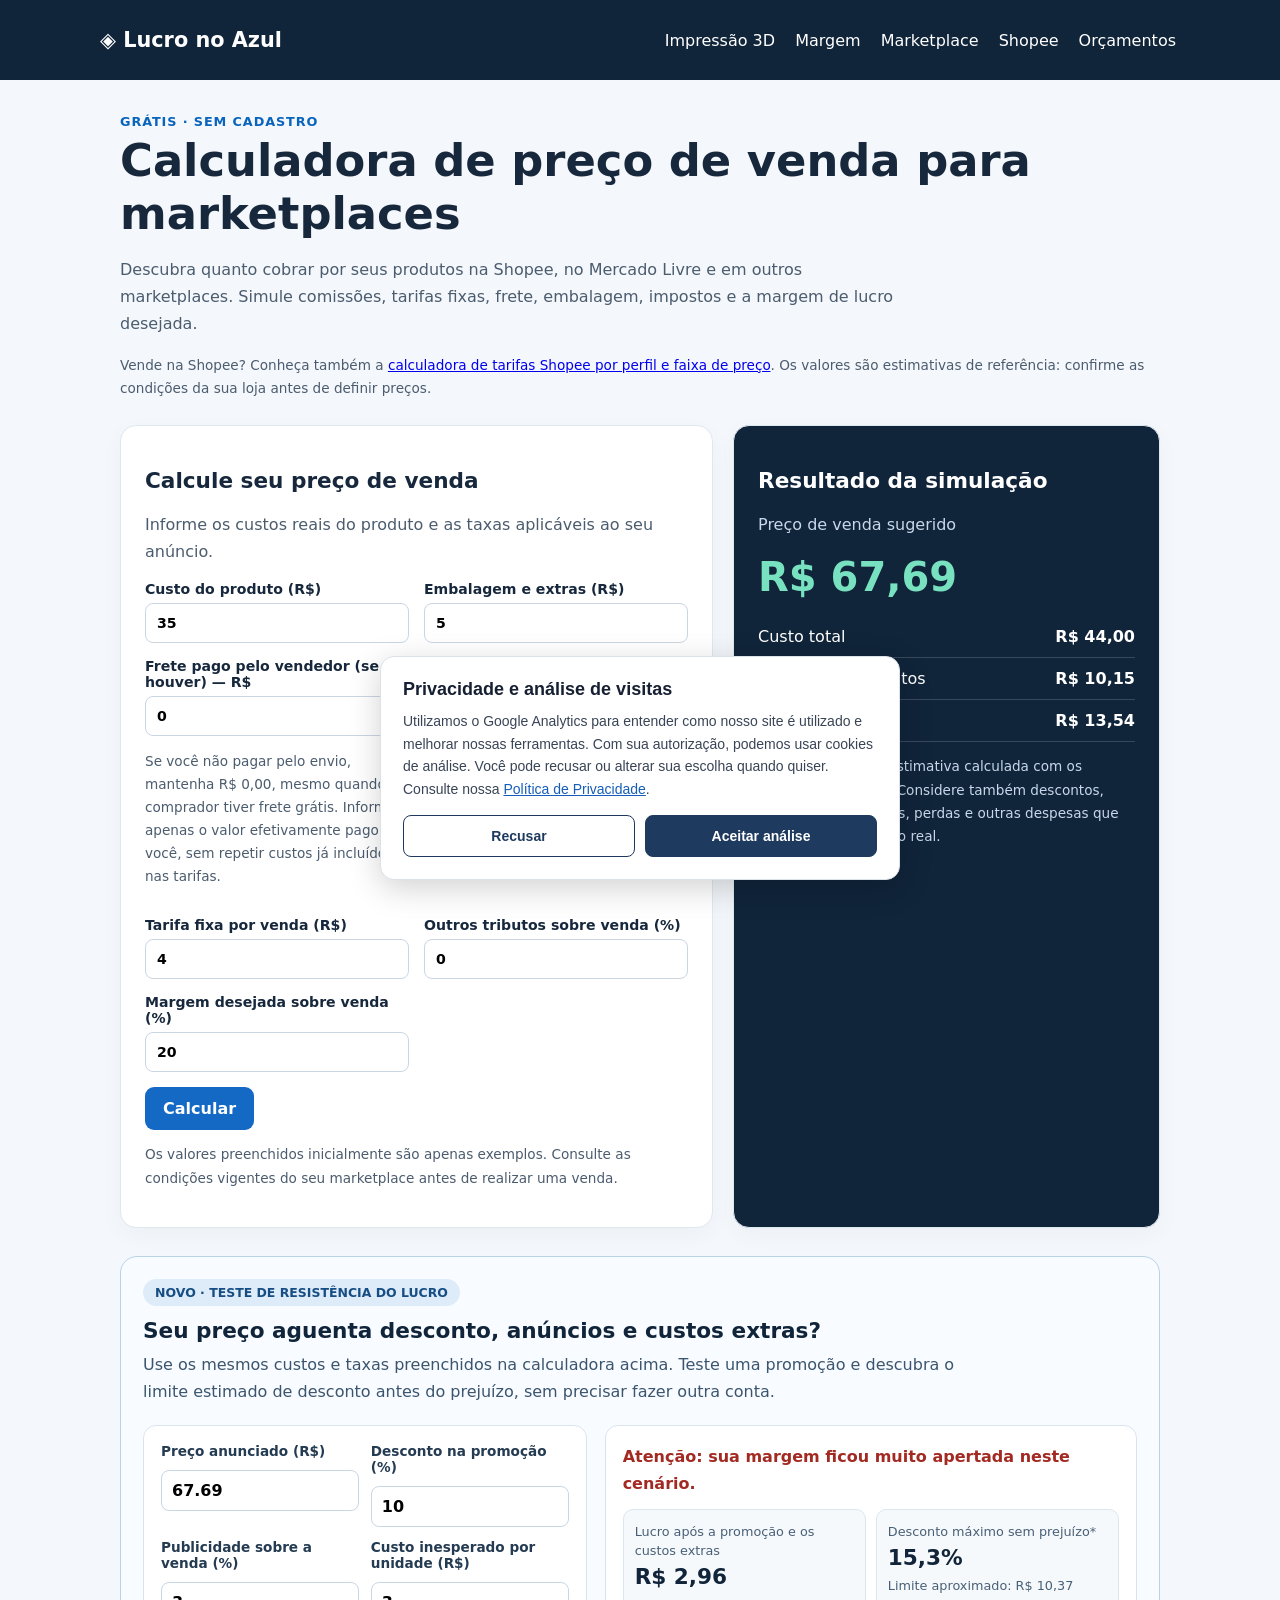
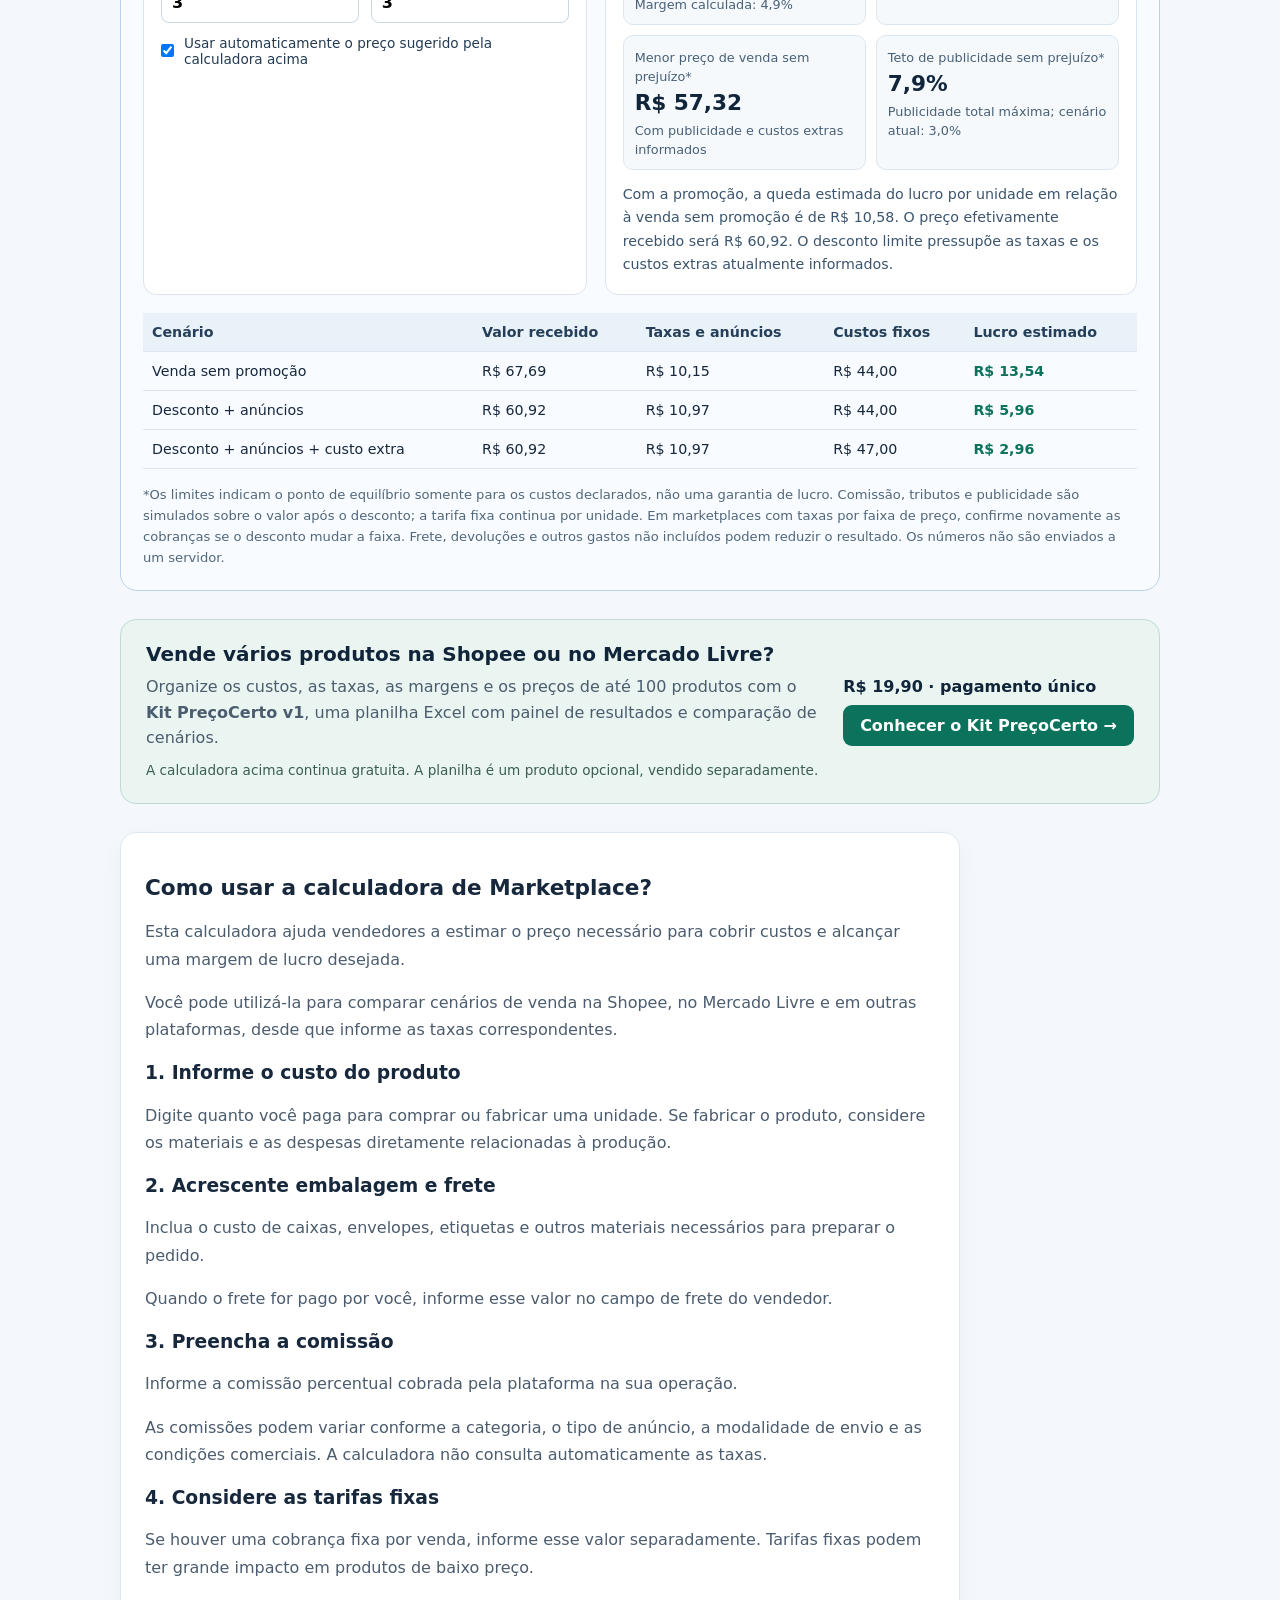
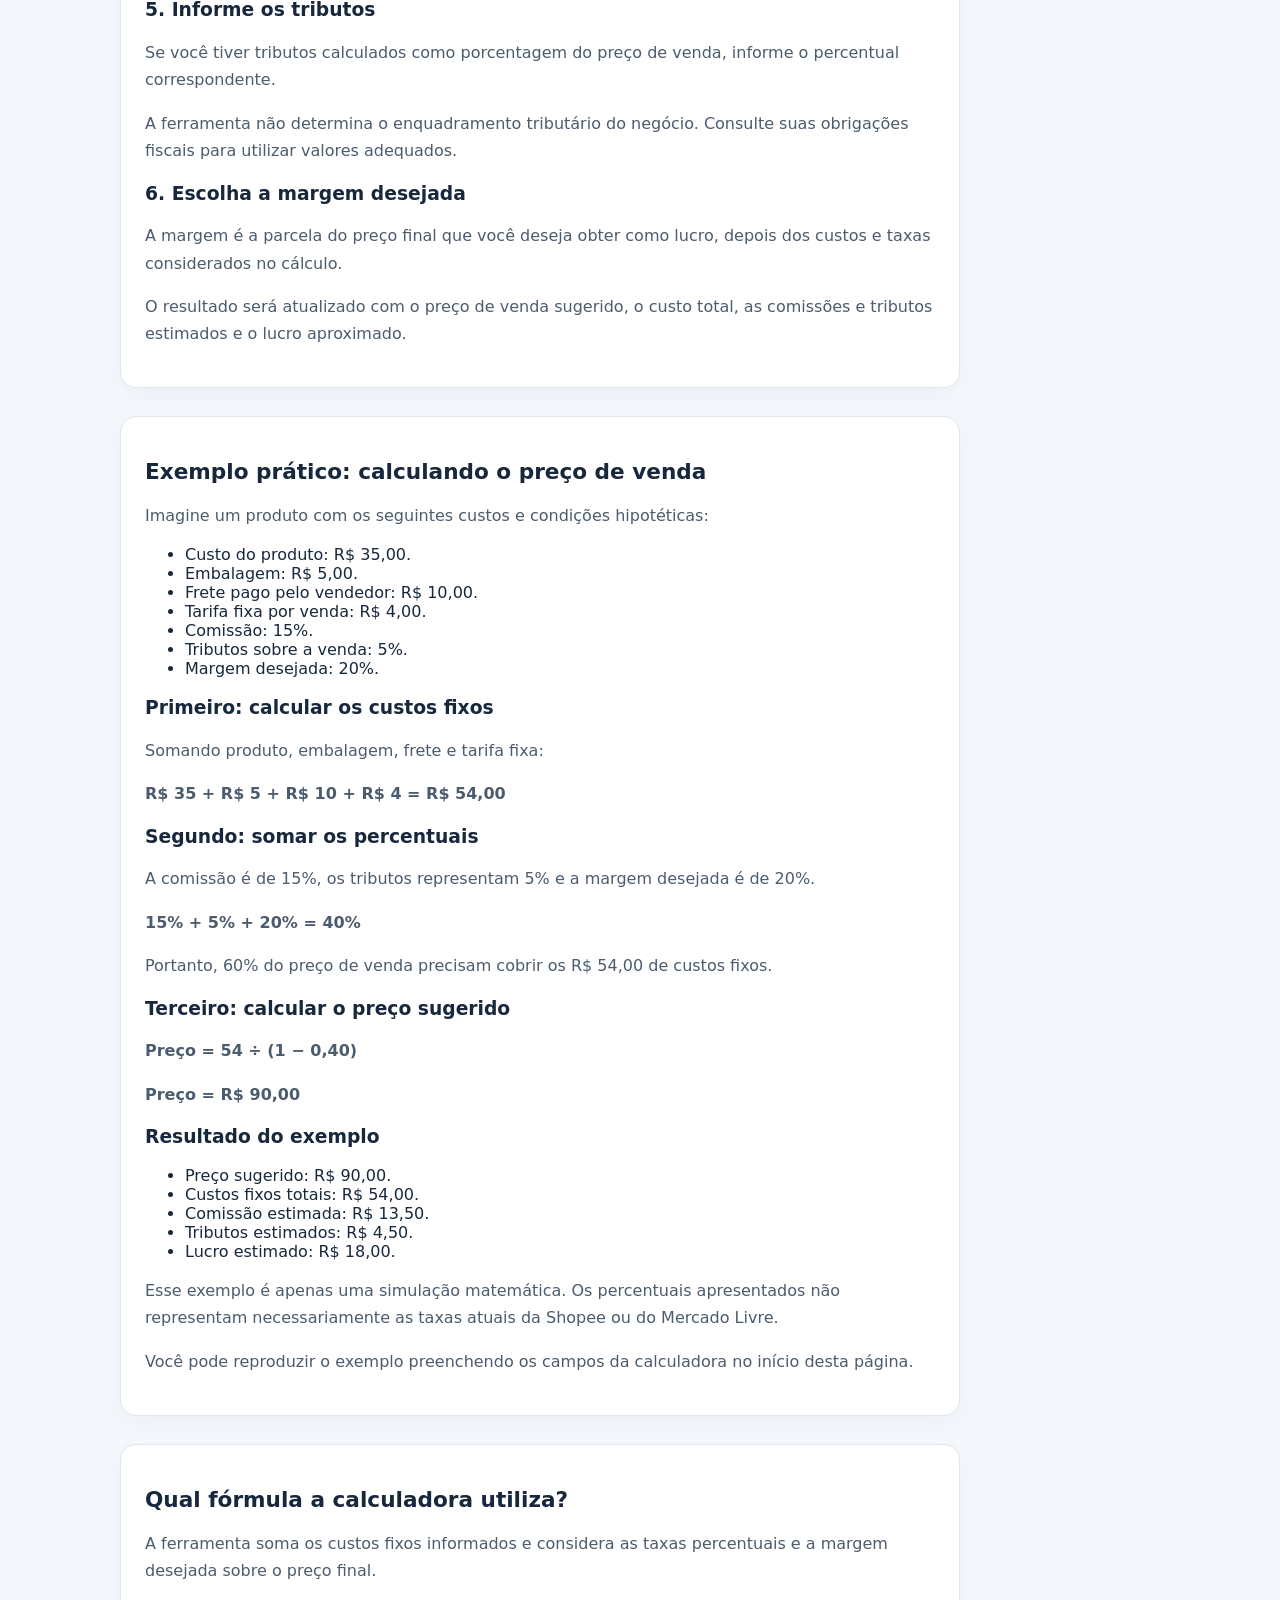
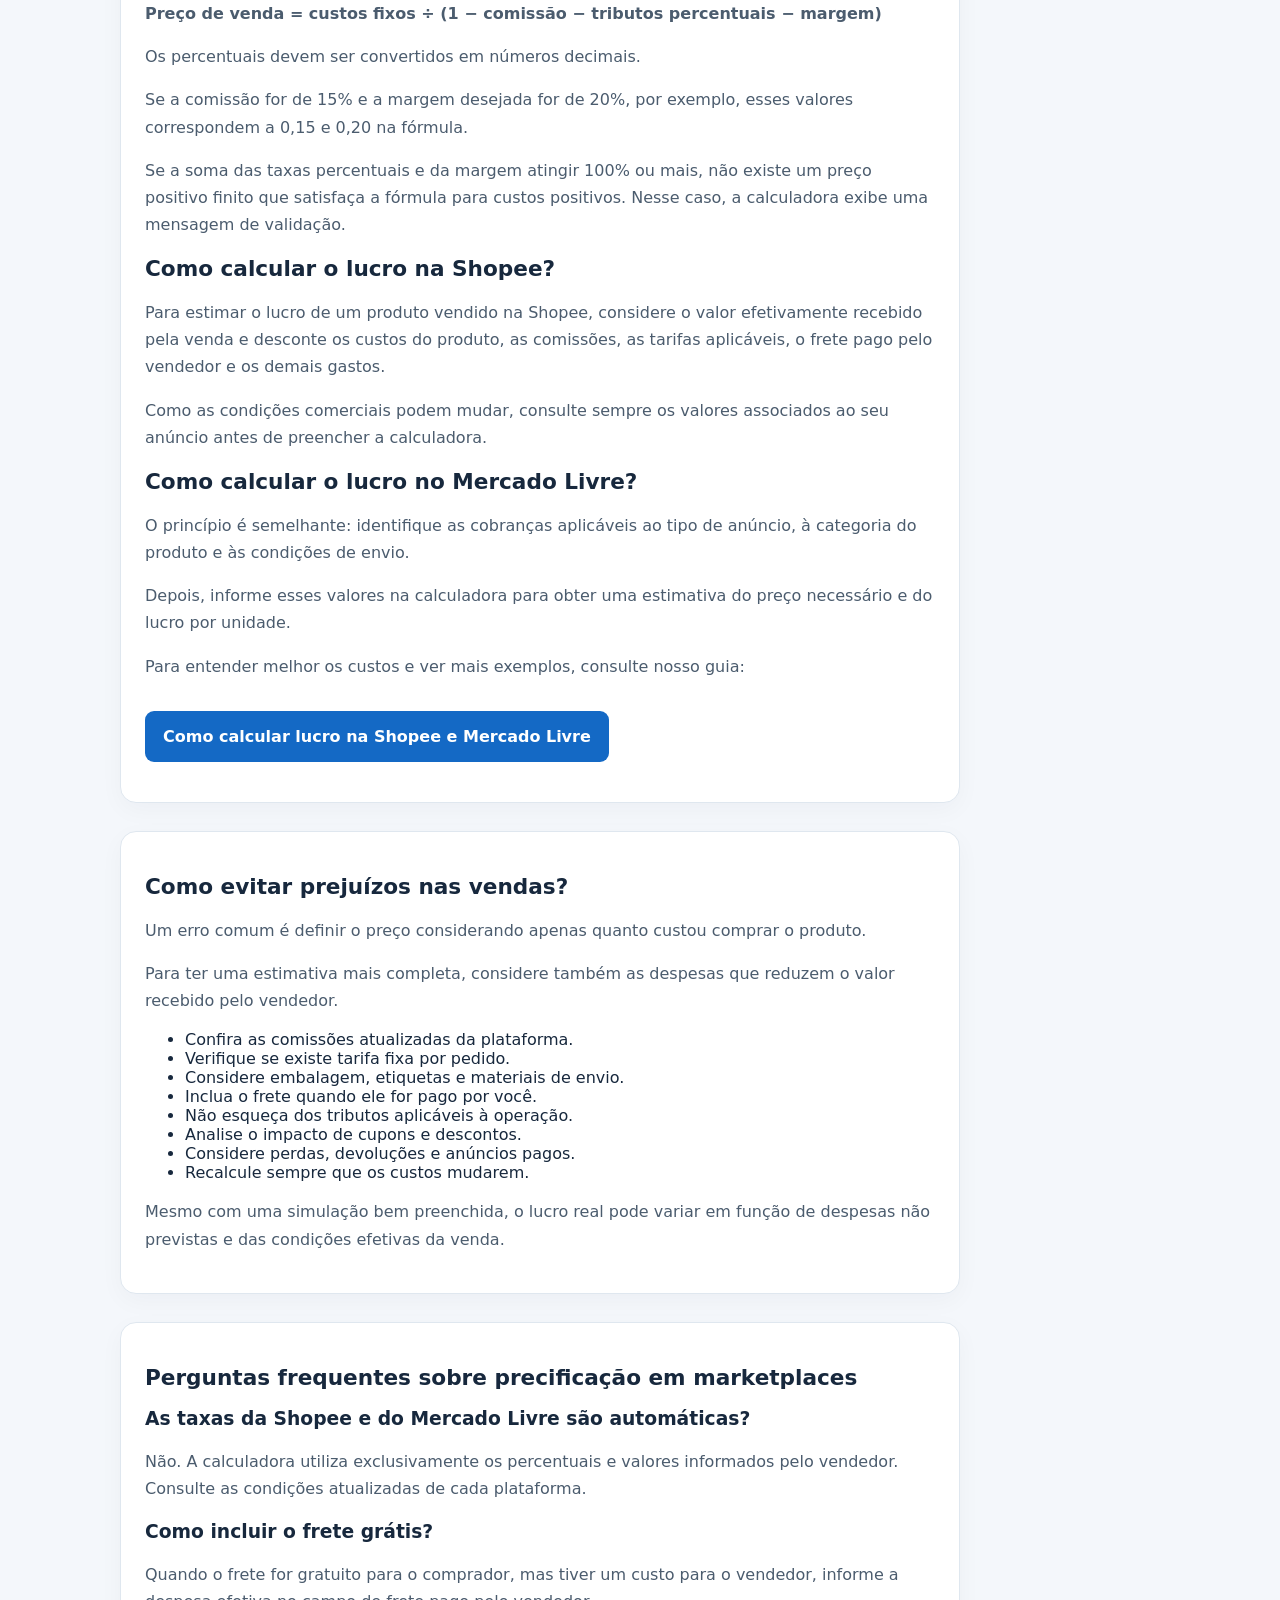
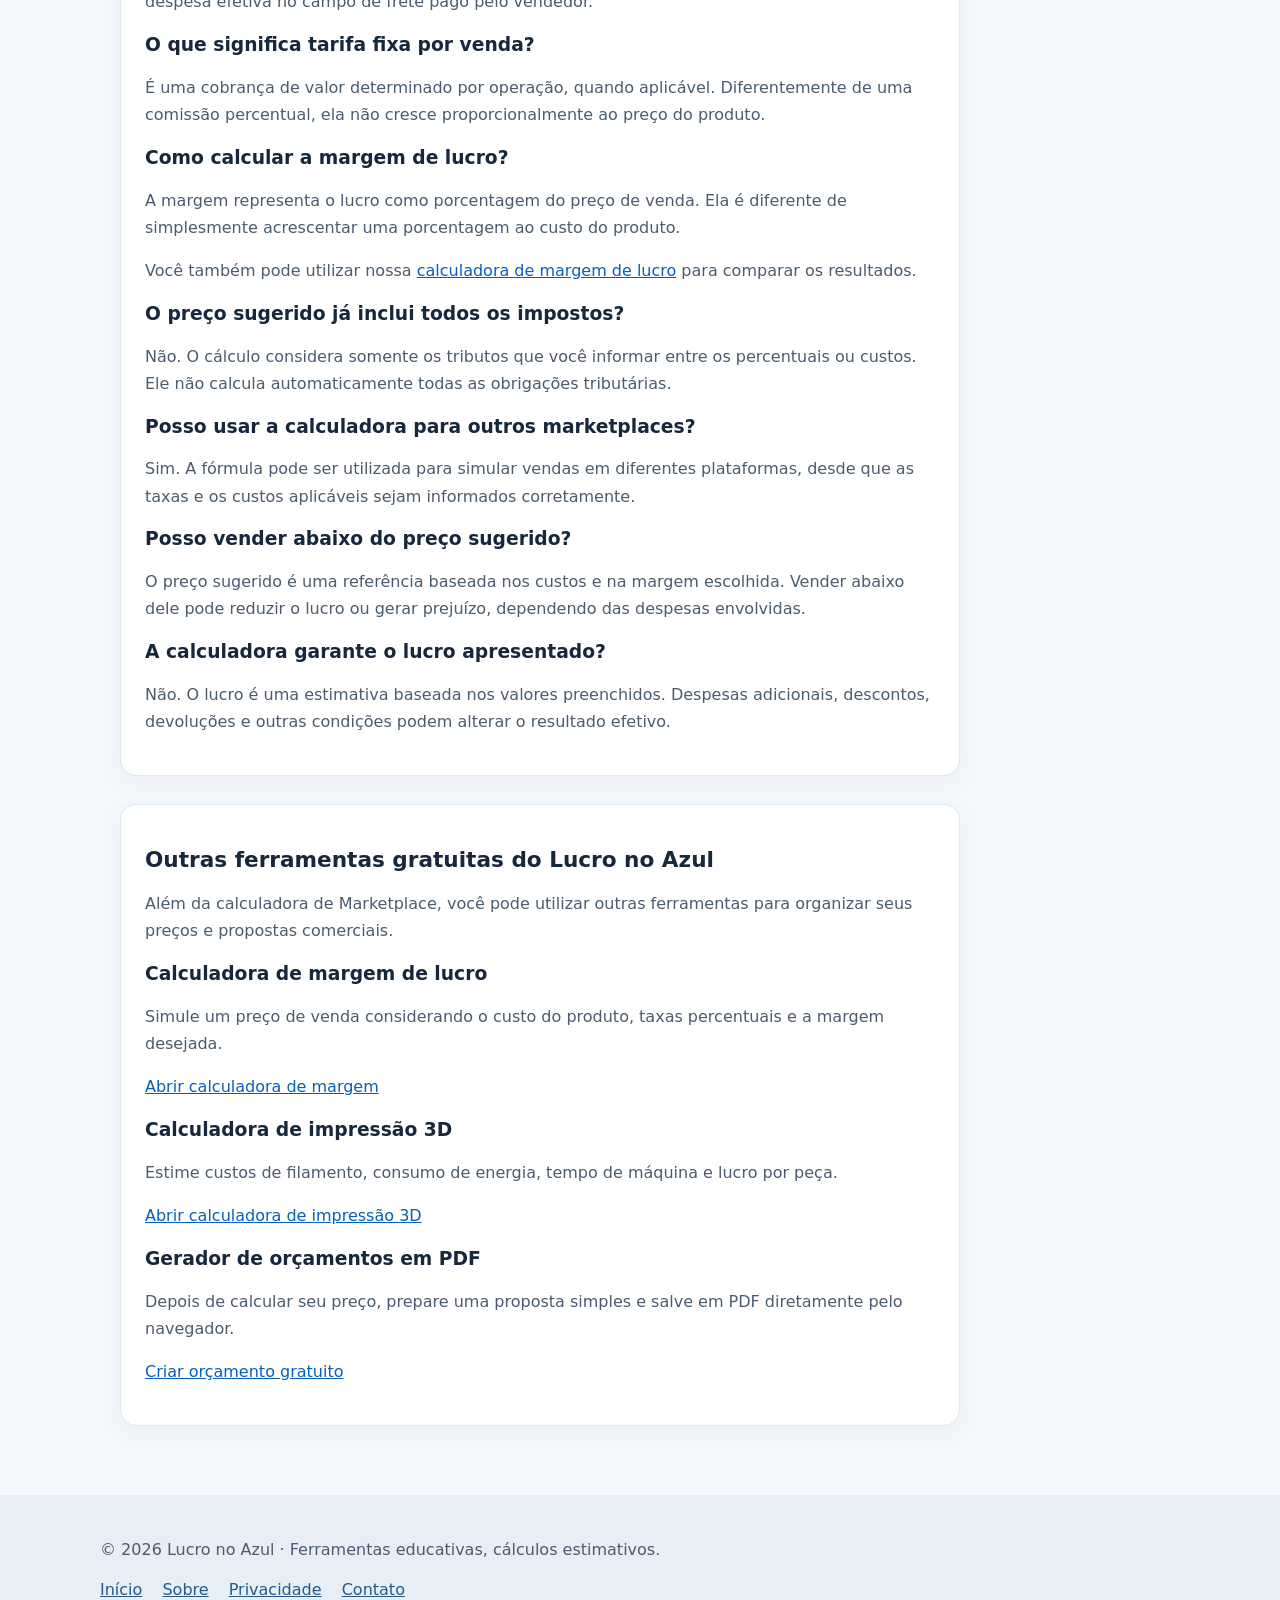
<file: marketplace.html>
<!DOCTYPE html>
<html lang="pt-BR">
<head>
  <meta charset="utf-8">
  <meta name="viewport" content="width=device-width, initial-scale=1">
  <title>Calculadora de preço de venda para marketplaces | Lucro no Azul</title>
  <meta name="description" content="Calculadora grátis de preço de venda para Shopee, Mercado Livre e outros marketplaces. Simule comissões, tarifas, frete, embalagem, impostos e lucro.">
  <meta name="robots" content="index,follow">
  <meta name="theme-color" content="#10243a">
  <link rel="canonical" href="https://lucronoazul.com.br/marketplace.html">
  <link rel="stylesheet" href="style.css">
  <meta property="og:type" content="website">
  <meta property="og:site_name" content="Lucro no Azul">
  <meta property="og:locale" content="pt_BR">
  <meta property="og:title" content="Calculadora de preço de venda para marketplaces | Lucro no Azul">
  <meta property="og:description" content="Simule gratuitamente o preço de venda considerando comissão, tarifa fixa, frete, tributos e margem de lucro.">
  <meta property="og:url" content="https://lucronoazul.com.br/marketplace.html">
  <meta property="og:image" content="https://lucronoazul.com.br/assets/og-marketplace.png">
  <meta property="og:image:width" content="1200">
  <meta property="og:image:height" content="630">
  <meta name="twitter:card" content="summary_large_image">
  <style>
    .kit-marketplace-banner{display:flex;align-items:center;justify-content:space-between;gap:24px;margin:22px 0;padding:22px 25px;border:1px solid #bfdad3;border-radius:16px;background:#eaf5f1}
    .kit-marketplace-banner h2{margin:0 0 8px;color:#10243a;font-size:1.25rem}
    .kit-marketplace-banner p{margin:0 0 9px;line-height:1.6}
    .kit-marketplace-banner .kit-caption{font-size:.85rem;color:#3b5d54;margin:0}
    .kit-marketplace-banner .kit-action{display:flex;flex-direction:column;align-items:flex-start;flex-shrink:0;gap:9px}
    .kit-marketplace-banner .kit-action a{display:inline-block;text-decoration:none;padding:11px 17px;border-radius:9px;color:#fff;background:#0b735c;font-weight:700}
    .kit-marketplace-banner .kit-action a:hover,.kit-marketplace-banner .kit-action a:focus-visible{background:#075843}
    .kit-marketplace-banner .kit-action span{font-weight:750;color:#10243a;white-space:nowrap}
    @media(max-width:720px){.kit-marketplace-banner{flex-direction:column;align-items:stretch;padding:19px}.kit-marketplace-banner .kit-action{align-items:stretch}.kit-marketplace-banner .kit-action a{text-align:center}}
    .risco-lab{margin:28px 0;border:1px solid #b9d3e9;background:#f8fbff;border-radius:17px;padding:22px}
    .risco-tag{display:inline-block;border-radius:30px;padding:6px 12px;background:#deecfa;color:#164e83;font-size:.78rem;font-weight:750;margin-bottom:8px}
    .risco-lab h2{margin:4px 0 8px;color:#10243a}
    .risco-lab .risco-intro{max-width:850px;color:#3b556e;margin:0 0 19px}
    .risco-colunas{display:grid;grid-template-columns:1fr 1.2fr;gap:18px}
    .risco-controles,.risco-saida{padding:17px;border:1px solid #dae4ef;background:white;border-radius:13px}
    .risco-controles{display:grid;grid-template-columns:1fr 1fr;gap:12px;align-content:start}
    .risco-controles label{display:flex;flex-direction:column;gap:5px;font-size:.85rem;font-weight:650;color:#243b52}
    .risco-controles input[type=number]{width:100%;box-sizing:border-box;padding:10px;border:1px solid #c9d6e4;border-radius:8px;font-size:1rem}
    .risco-controles .risco-sincronizar{grid-column:1/-1;display:flex;flex-direction:row;align-items:center;justify-content:flex-start;gap:10px;font-weight:500}
    .risco-controles .risco-sincronizar input{display:inline-block;width:auto;flex:0 0 auto;margin:0;padding:0}
    .risco-saida .risco-estado{margin:0 0 12px;font-weight:750;color:#164f67}
    .risco-saida .risco-estado.risco-alerta{color:#a32a22}
    .risco-metricas{display:grid;grid-template-columns:1fr 1fr;gap:10px}
    .risco-metrica{border:1px solid #dce6ef;background:#f6f9fc;border-radius:10px;padding:11px}
    .risco-metrica strong{display:block;font-size:1.35rem;color:#10243a;margin:5px 0}
    .risco-metrica span{font-size:.8rem;color:#486077}
    .risco-leitura{margin:13px 0 0;color:#3b556e;font-size:.89rem;line-height:1.65}
    .risco-tabela{width:100%;margin-top:18px;border-collapse:collapse;font-variant-numeric:tabular-nums}
    .risco-tabela th,.risco-tabela td{border-bottom:1px solid #dce5ef;padding:11px 9px;text-align:left;font-size:.89rem}
    .risco-tabela th{color:#253f59;background:#e9f1f9}
    .risco-tabela tr.risco-negativo td:last-child{color:#a32a22;font-weight:750}
    .risco-tabela tr.risco-positivo td:last-child{color:#0b735c;font-weight:750}
    .risco-nota{margin:15px 0 0;color:#51677b;font-size:.82rem;line-height:1.6}
    .risco-erro{color:#a32a22;font-weight:750}
    @media(max-width:820px){.risco-colunas{grid-template-columns:1fr}.risco-lab{padding:17px}}
    @media(max-width:460px){.risco-controles{grid-template-columns:1fr}.risco-metricas{grid-template-columns:1fr}.risco-tabela th,.risco-tabela td{padding:9px 4px;font-size:.77rem}}
  </style>
  <link rel="icon" type="image/svg+xml" href="favicon.svg">
  <meta name="application-name" content="Lucro no Azul">
<script type="application/ld+json">
{
  "@context": "https://schema.org",
  "@type": "WebApplication",
  "url": "https://lucronoazul.com.br/marketplace.html",
  "name": "Calculadora de preço de venda para marketplaces",
  "description": "Descubra quanto cobrar por seus produtos na Shopee, no Mercado Livre e em outros marketplaces. Simule comissões, tarifas fixas, frete, embalagem, impostos e a margem de lucro desejada.",
  "inLanguage": "pt-BR",
  "applicationCategory": "FinanceApplication",
  "isAccessibleForFree": true
}
</script>
</head>
<body>
<header>
  <nav aria-label="Navegação principal">
    <a class="brand" href="index.html">◈ Lucro no Azul</a>
    <div>
      <a href="impressao-3d.html">Impressão 3D</a>
      <a href="margem-lucro.html">Margem</a>
      <a href="marketplace.html">Marketplace</a>
      <a href="shopee-tarifas.html">Shopee</a>
      <a href="orcamento.html">Orçamentos</a>
    </div>
  </nav>
</header>
<main>
  <div class="eyebrow">Grátis · Sem cadastro</div>
  <h1>Calculadora de preço de venda para marketplaces</h1>
  <p class="lead">Descubra quanto cobrar por seus produtos na Shopee, no Mercado Livre e em outros marketplaces. Simule comissões, tarifas fixas, frete, embalagem, impostos e a margem de lucro desejada.</p>
  <p class="small">Vende na Shopee? Conheça também a <a href="shopee-tarifas.html">calculadora de tarifas Shopee por perfil e faixa de preço</a>. Os valores são estimativas de referência: confirme as condições da sua loja antes de definir preços.</p>

  <div class="grid">
    <section class="panel">
      <h2>Calcule seu preço de venda</h2>
      <p>Informe os custos reais do produto e as taxas aplicáveis ao seu anúncio.</p>
      <form data-kind="marketplace" id="calculator">
        <div class="fields">
          <label>Custo do produto (R$)<input id="produto" min="0" required step="0.01" type="number" value="35"></label>
          <label>Embalagem e extras (R$)<input id="embalagem" min="0" required step="0.01" type="number" value="5"></label>
          <div><label>Frete pago pelo vendedor (se houver) — R$<input id="frete" min="0" required step="0.01" type="number" value="0" aria-describedby="frete-ajuda"></label><p class="small" id="frete-ajuda">Se você não pagar pelo envio, mantenha R$ 0,00, mesmo quando o comprador tiver frete grátis. Informe apenas o valor efetivamente pago por você, sem repetir custos já incluídos nas tarifas.</p></div>
          <label>Comissão percentual (%)<input id="comissao" min="0" required step="0.1" type="number" value="15"></label>
          <label>Tarifa fixa por venda (R$)<input id="tarifaFixa" min="0" required step="0.01" type="number" value="4"></label>
          <label>Outros tributos sobre venda (%)<input id="imposto" min="0" required step="0.1" type="number" value="0"></label>
          <label>Margem desejada sobre venda (%)<input id="margem" min="0" required step="0.1" type="number" value="20"></label>
        </div>
        <button class="button" type="submit">Calcular</button>
      </form>
      <p class="small">Os valores preenchidos inicialmente são apenas exemplos. Consulte as condições vigentes do seu marketplace antes de realizar uma venda.</p>
    </section>

    <section aria-live="polite" class="panel result">
      <h2>Resultado da simulação</h2>
      <p>Preço de venda sugerido</p>
      <div class="amount" id="preco">—</div>
      <p class="error" id="erro" role="status"></p>
      <div class="line"><span>Custo total</span><strong id="custo">—</strong></div>
      <div class="line"><span>Comissões e tributos</span><strong id="taxaFinal">—</strong></div>
      <div class="line"><span>Lucro estimado</span><strong id="lucro">—</strong></div>
      <p class="small">O resultado é uma estimativa calculada com os valores informados. Considere também descontos, devoluções, impostos, perdas e outras despesas que possam afetar o lucro real.</p>
    </section>
  </div>

  <section class="risco-lab" aria-labelledby="risco-titulo" id="teste-resistencia-lucro">
    <span class="risco-tag">NOVO · TESTE DE RESISTÊNCIA DO LUCRO</span>
    <h2 id="risco-titulo">Seu preço aguenta desconto, anúncios e custos extras?</h2>
    <p class="risco-intro">Use os mesmos custos e taxas preenchidos na calculadora acima. Teste uma promoção e descubra o limite estimado de desconto antes do prejuízo, sem precisar fazer outra conta.</p>
    <div class="risco-colunas">
      <div class="risco-controles">
        <label for="risco-preco">Preço anunciado (R$)<input id="risco-preco" type="number" value="67.69" min="0.01" step="0.01" inputmode="decimal"></label>
        <label for="risco-desconto">Desconto na promoção (%)<input id="risco-desconto" type="number" value="10" min="0" max="99.99" step="0.1" inputmode="decimal"></label>
        <label for="risco-anuncios">Publicidade sobre a venda (%)<input id="risco-anuncios" type="number" value="3" min="0" max="100" step="0.1" inputmode="decimal"></label>
        <label for="risco-extra">Custo inesperado por unidade (R$)<input id="risco-extra" type="number" value="3" min="0" step="0.01" inputmode="decimal"></label>
        <label class="risco-sincronizar"><input id="risco-automatico" type="checkbox" checked> Usar automaticamente o preço sugerido pela calculadora acima</label>
      </div>
      <div class="risco-saida" aria-live="polite" aria-atomic="true">
        <p id="risco-estado" class="risco-estado">Calculando os limites da sua venda…</p>
        <div class="risco-metricas">
          <div class="risco-metrica"><span>Lucro após a promoção e os custos extras</span><strong id="risco-lucro">—</strong><span id="risco-margem">Margem: —</span></div>
          <div class="risco-metrica"><span>Desconto máximo sem prejuízo*</span><strong id="risco-limite">—</strong><span id="risco-limite-reais">No preço informado: —</span></div>
          <div class="risco-metrica"><span>Menor preço de venda sem prejuízo*</span><strong id="risco-equilibrio">—</strong><span>Com publicidade e custos extras informados</span></div>
          <div class="risco-metrica"><span>Teto de publicidade sem prejuízo*</span><strong id="risco-teto-ads">—</strong><span id="risco-teto-ads-nota">Do preço após o desconto</span></div>
        </div>
        <p class="risco-leitura" id="risco-leitura"></p>
      </div>
    </div>

    <div style="overflow-x:auto">
      <table class="risco-tabela" aria-label="Comparação dos cenários de venda">
        <thead>
          <tr>
            <th>Cenário</th>
            <th>Valor recebido</th>
            <th>Taxas e anúncios</th>
            <th>Custos fixos</th>
            <th>Lucro estimado</th>
          </tr>
        </thead>
        <tbody>
          <tr id="risco-row-base">
            <td>Venda sem promoção</td>
            <td id="risco-base-venda">—</td>
            <td id="risco-base-taxas">—</td>
            <td id="risco-base-custos">—</td>
            <td id="risco-base-lucro">—</td>
          </tr>
          <tr id="risco-row-promocao">
            <td>Desconto + anúncios</td>
            <td id="risco-promo-venda">—</td>
            <td id="risco-promo-taxas">—</td>
            <td id="risco-promo-custos">—</td>
            <td id="risco-promo-lucro">—</td>
          </tr>
          <tr id="risco-row-critico">
            <td>Desconto + anúncios + custo extra</td>
            <td id="risco-crit-venda">—</td>
            <td id="risco-crit-taxas">—</td>
            <td id="risco-crit-custos">—</td>
            <td id="risco-crit-lucro">—</td>
          </tr>
        </tbody>
      </table>
    </div>
    <p class="risco-nota">*Os limites indicam o ponto de equilíbrio somente para os custos declarados, não uma garantia de lucro. Comissão, tributos e publicidade são simulados sobre o valor após o desconto; a tarifa fixa continua por unidade. Em marketplaces com taxas por faixa de preço, confirme novamente as cobranças se o desconto mudar a faixa. Frete, devoluções e outros gastos não incluídos podem reduzir o resultado. Os números não são enviados a um servidor.</p>
  </section>

  <section class="kit-marketplace-banner" aria-labelledby="kit-marketplace-heading">
    <div>
      <h2 id="kit-marketplace-heading">Vende vários produtos na Shopee ou no Mercado Livre?</h2>
      <p>Organize os custos, as taxas, as margens e os preços de até 100 produtos com o <strong>Kit PreçoCerto v1</strong>, uma planilha Excel com painel de resultados e comparação de cenários.</p>
      <p class="kit-caption">A calculadora acima continua gratuita. A planilha é um produto opcional, vendido separadamente.</p>
    </div>
    <div class="kit-action">
      <span>R$ 19,90 · pagamento único</span>
      <a id="conhecer-kit-precocerto" href="kit-precificacao.html">Conhecer o Kit PreçoCerto →</a>
    </div>
  </section>

  <section class="panel article">
    <h2>Como usar a calculadora de Marketplace?</h2>
    <p>Esta calculadora ajuda vendedores a estimar o preço necessário para cobrir custos e alcançar uma margem de lucro desejada.</p>
    <p>Você pode utilizá-la para comparar cenários de venda na Shopee, no Mercado Livre e em outras plataformas, desde que informe as taxas correspondentes.</p>
    <h3>1. Informe o custo do produto</h3>
    <p>Digite quanto você paga para comprar ou fabricar uma unidade. Se fabricar o produto, considere os materiais e as despesas diretamente relacionadas à produção.</p>
    <h3>2. Acrescente embalagem e frete</h3>
    <p>Inclua o custo de caixas, envelopes, etiquetas e outros materiais necessários para preparar o pedido.</p>
    <p>Quando o frete for pago por você, informe esse valor no campo de frete do vendedor.</p>
    <h3>3. Preencha a comissão</h3>
    <p>Informe a comissão percentual cobrada pela plataforma na sua operação.</p>
    <p>As comissões podem variar conforme a categoria, o tipo de anúncio, a modalidade de envio e as condições comerciais. A calculadora não consulta automaticamente as taxas.</p>
    <h3>4. Considere as tarifas fixas</h3>
    <p>Se houver uma cobrança fixa por venda, informe esse valor separadamente. Tarifas fixas podem ter grande impacto em produtos de baixo preço.</p>
    <h3>5. Informe os tributos</h3>
    <p>Se você tiver tributos calculados como porcentagem do preço de venda, informe o percentual correspondente.</p>
    <p>A ferramenta não determina o enquadramento tributário do negócio. Consulte suas obrigações fiscais para utilizar valores adequados.</p>
    <h3>6. Escolha a margem desejada</h3>
    <p>A margem é a parcela do preço final que você deseja obter como lucro, depois dos custos e taxas considerados no cálculo.</p>
    <p>O resultado será atualizado com o preço de venda sugerido, o custo total, as comissões e tributos estimados e o lucro aproximado.</p>
  </section>

  <section class="panel article">
    <h2>Exemplo prático: calculando o preço de venda</h2>
    <p>Imagine um produto com os seguintes custos e condições hipotéticas:</p>
    <ul>
      <li>Custo do produto: R$ 35,00.</li>
      <li>Embalagem: R$ 5,00.</li>
      <li>Frete pago pelo vendedor: R$ 10,00.</li>
      <li>Tarifa fixa por venda: R$ 4,00.</li>
      <li>Comissão: 15%.</li>
      <li>Tributos sobre a venda: 5%.</li>
      <li>Margem desejada: 20%.</li>
    </ul>
    <h3>Primeiro: calcular os custos fixos</h3>
    <p>Somando produto, embalagem, frete e tarifa fixa:</p>
    <p><strong>R$ 35 + R$ 5 + R$ 10 + R$ 4 = R$ 54,00</strong></p>
    <h3>Segundo: somar os percentuais</h3>
    <p>A comissão é de 15%, os tributos representam 5% e a margem desejada é de 20%.</p>
    <p><strong>15% + 5% + 20% = 40%</strong></p>
    <p>Portanto, 60% do preço de venda precisam cobrir os R$ 54,00 de custos fixos.</p>
    <h3>Terceiro: calcular o preço sugerido</h3>
    <p><strong>Preço = 54 ÷ (1 − 0,40)</strong></p>
    <p><strong>Preço = R$ 90,00</strong></p>
    <h3>Resultado do exemplo</h3>
    <ul>
      <li>Preço sugerido: R$ 90,00.</li>
      <li>Custos fixos totais: R$ 54,00.</li>
      <li>Comissão estimada: R$ 13,50.</li>
      <li>Tributos estimados: R$ 4,50.</li>
      <li>Lucro estimado: R$ 18,00.</li>
    </ul>
    <p>Esse exemplo é apenas uma simulação matemática. Os percentuais apresentados não representam necessariamente as taxas atuais da Shopee ou do Mercado Livre.</p>
    <p>Você pode reproduzir o exemplo preenchendo os campos da calculadora no início desta página.</p>
  </section>

  <section class="panel article">
    <h2>Qual fórmula a calculadora utiliza?</h2>
    <p>A ferramenta soma os custos fixos informados e considera as taxas percentuais e a margem desejada sobre o preço final.</p>
    <p><strong>Preço de venda = custos fixos ÷ (1 − comissão − tributos percentuais − margem)</strong></p>
    <p>Os percentuais devem ser convertidos em números decimais.</p>
    <p>Se a comissão for de 15% e a margem desejada for de 20%, por exemplo, esses valores correspondem a 0,15 e 0,20 na fórmula.</p>
    <p>Se a soma das taxas percentuais e da margem atingir 100% ou mais, não existe um preço positivo finito que satisfaça a fórmula para custos positivos. Nesse caso, a calculadora exibe uma mensagem de validação.</p>
    <h2>Como calcular o lucro na Shopee?</h2>
    <p>Para estimar o lucro de um produto vendido na Shopee, considere o valor efetivamente recebido pela venda e desconte os custos do produto, as comissões, as tarifas aplicáveis, o frete pago pelo vendedor e os demais gastos.</p>
    <p>Como as condições comerciais podem mudar, consulte sempre os valores associados ao seu anúncio antes de preencher a calculadora.</p>
    <h2>Como calcular o lucro no Mercado Livre?</h2>
    <p>O princípio é semelhante: identifique as cobranças aplicáveis ao tipo de anúncio, à categoria do produto e às condições de envio.</p>
    <p>Depois, informe esses valores na calculadora para obter uma estimativa do preço necessário e do lucro por unidade.</p>
    <p>Para entender melhor os custos e ver mais exemplos, consulte nosso guia:</p>
    <p><a class="button" href="lucro-shopee-mercado-livre.html">Como calcular lucro na Shopee e Mercado Livre</a></p>
  </section>

  <section class="panel article">
    <h2>Como evitar prejuízos nas vendas?</h2>
    <p>Um erro comum é definir o preço considerando apenas quanto custou comprar o produto.</p>
    <p>Para ter uma estimativa mais completa, considere também as despesas que reduzem o valor recebido pelo vendedor.</p>
    <ul>
      <li>Confira as comissões atualizadas da plataforma.</li>
      <li>Verifique se existe tarifa fixa por pedido.</li>
      <li>Considere embalagem, etiquetas e materiais de envio.</li>
      <li>Inclua o frete quando ele for pago por você.</li>
      <li>Não esqueça dos tributos aplicáveis à operação.</li>
      <li>Analise o impacto de cupons e descontos.</li>
      <li>Considere perdas, devoluções e anúncios pagos.</li>
      <li>Recalcule sempre que os custos mudarem.</li>
    </ul>
    <p>Mesmo com uma simulação bem preenchida, o lucro real pode variar em função de despesas não previstas e das condições efetivas da venda.</p>
  </section>

  <section class="panel article">
    <h2>Perguntas frequentes sobre precificação em marketplaces</h2>
    <h3>As taxas da Shopee e do Mercado Livre são automáticas?</h3>
    <p>Não. A calculadora utiliza exclusivamente os percentuais e valores informados pelo vendedor. Consulte as condições atualizadas de cada plataforma.</p>
    <h3>Como incluir o frete grátis?</h3>
    <p>Quando o frete for gratuito para o comprador, mas tiver um custo para o vendedor, informe a despesa efetiva no campo de frete pago pelo vendedor.</p>
    <h3>O que significa tarifa fixa por venda?</h3>
    <p>É uma cobrança de valor determinado por operação, quando aplicável. Diferentemente de uma comissão percentual, ela não cresce proporcionalmente ao preço do produto.</p>
    <h3>Como calcular a margem de lucro?</h3>
    <p>A margem representa o lucro como porcentagem do preço de venda. Ela é diferente de simplesmente acrescentar uma porcentagem ao custo do produto.</p>
    <p>Você também pode utilizar nossa <a href="margem-lucro.html">calculadora de margem de lucro</a> para comparar os resultados.</p>
    <h3>O preço sugerido já inclui todos os impostos?</h3>
    <p>Não. O cálculo considera somente os tributos que você informar entre os percentuais ou custos. Ele não calcula automaticamente todas as obrigações tributárias.</p>
    <h3>Posso usar a calculadora para outros marketplaces?</h3>
    <p>Sim. A fórmula pode ser utilizada para simular vendas em diferentes plataformas, desde que as taxas e os custos aplicáveis sejam informados corretamente.</p>
    <h3>Posso vender abaixo do preço sugerido?</h3>
    <p>O preço sugerido é uma referência baseada nos custos e na margem escolhida. Vender abaixo dele pode reduzir o lucro ou gerar prejuízo, dependendo das despesas envolvidas.</p>
    <h3>A calculadora garante o lucro apresentado?</h3>
    <p>Não. O lucro é uma estimativa baseada nos valores preenchidos. Despesas adicionais, descontos, devoluções e outras condições podem alterar o resultado efetivo.</p>
  </section>

  <section class="panel article">
    <h2>Outras ferramentas gratuitas do Lucro no Azul</h2>
    <p>Além da calculadora de Marketplace, você pode utilizar outras ferramentas para organizar seus preços e propostas comerciais.</p>
    <h3>Calculadora de margem de lucro</h3>
    <p>Simule um preço de venda considerando o custo do produto, taxas percentuais e a margem desejada.</p>
    <p><a href="margem-lucro.html">Abrir calculadora de margem</a></p>
    <h3>Calculadora de impressão 3D</h3>
    <p>Estime custos de filamento, consumo de energia, tempo de máquina e lucro por peça.</p>
    <p><a href="impressao-3d.html">Abrir calculadora de impressão 3D</a></p>
    <h3>Gerador de orçamentos em PDF</h3>
    <p>Depois de calcular seu preço, prepare uma proposta simples e salve em PDF diretamente pelo navegador.</p>
    <p><a href="orcamento.html">Criar orçamento gratuito</a></p>
  </section>
</main>

<footer>
  <div class="foot">
    <p>© 2026 Lucro no Azul · Ferramentas educativas, cálculos estimativos.</p>
    <a href="index.html">Início</a>
    <a href="sobre.html">Sobre</a>
    <a href="privacidade.html">Privacidade</a>
    <a href="contato.html">Contato</a>
  </div>
</footer>

<script defer src="app.js?v=244"></script>
<script src="analytics.js" defer></script>

<script>
  (() => {
    const link = document.getElementById("conhecer-kit-precocerto");
    if (!link) return;
    link.addEventListener("click", () => {
      try {
        if (
          localStorage.getItem("precocerto_analytics_consent") === "accepted" &&
          typeof window.gtag === "function"
        ) {
          window.gtag("event", "kit_offer_click", {
            origem: "marketplace",
            produto: "kit_precocerto_v1"
          });
        }
      } catch {}
    });
  })();
</script>

<script>
  (() => {
    const $ = id => document.getElementById(id);

    const moeda = n =>
      Number.isFinite(n)
        ? n.toLocaleString("pt-BR", {
            style: "currency",
            currency: "BRL"
          })
        : "—";

    const percentual = n =>
      Number.isFinite(n)
        ? n.toLocaleString("pt-BR", {
            maximumFractionDigits: 1,
            minimumFractionDigits: 1
          }) + "%"
        : "—";

    const calc = $("calculator");
    const sync = $("risco-automatico");

    const entrada = [
      "risco-preco",
      "risco-desconto",
      "risco-anuncios",
      "risco-extra"
    ];

    const origem = [
      "produto",
      "embalagem",
      "frete",
      "comissao",
      "tarifaFixa",
      "imposto",
      "margem"
    ];

    const number = id => {
      const input = $(id);
      if (!input || input.value.trim() === "") return NaN;
      return Number(input.value);
    };

    const set = (id, value) => {
      $(id).textContent = value;
    };

    const cor = (id, lucro) => {
      const row = $(id);
      row.classList.toggle("risco-negativo", lucro < -0.005);
      row.classList.toggle("risco-positivo", lucro >= -0.005);
    };

    const limpar = mensagem => {
      $("risco-estado").textContent = mensagem;
      $("risco-estado").classList.add("risco-alerta");

      [
        "risco-lucro",
        "risco-margem",
        "risco-limite",
        "risco-limite-reais",
        "risco-equilibrio",
        "risco-teto-ads",
        "risco-teto-ads-nota",
        "risco-leitura",
        "risco-base-venda",
        "risco-base-taxas",
        "risco-base-custos",
        "risco-base-lucro",
        "risco-promo-venda",
        "risco-promo-taxas",
        "risco-promo-custos",
        "risco-promo-lucro",
        "risco-crit-venda",
        "risco-crit-taxas",
        "risco-crit-custos",
        "risco-crit-lucro"
      ].forEach(id => set(id, "—"));

      [
        "risco-row-base",
        "risco-row-promocao",
        "risco-row-critico"
      ].forEach(id => {
        $(id).classList.remove("risco-negativo", "risco-positivo");
      });
    };

    function atualizar() {
      const v = Object.fromEntries(
        origem.map(id => [id, number(id)])
      );

      const valores = Object.values(v);

      if (
        valores.some(n => !Number.isFinite(n) || n < 0) ||
        v.comissao + v.imposto + v.margem >= 100
      ) {
        limpar("Revise os custos e percentuais da calculadora principal.");
        return;
      }

      const custo =
        v.produto + v.embalagem + v.frete + v.tarifaFixa;

      const baseRate = (v.comissao + v.imposto) / 100;

      const precoSugerido =
        custo / (1 - baseRate - v.margem / 100);

      if (sync.checked) {
        $("risco-preco").value = precoSugerido.toFixed(2);
      }

      const p = number("risco-preco");
      const d = number("risco-desconto");
      const ads = number("risco-anuncios");
      const extra = number("risco-extra");

      if (
        [p, d, ads, extra].some(x => !Number.isFinite(x)) ||
        p <= 0 ||
        d < 0 ||
        d >= 100 ||
        ads < 0 ||
        ads > 100 ||
        extra < 0 ||
        baseRate + ads / 100 >= 1
      ) {
        limpar("Informe um preço positivo, desconto menor que 100% e taxas válidas.");
        return;
      }

      const precoPromo = p * (1 - d / 100);
      const ratePromo = baseRate + ads / 100;
      const custoStress = custo + extra;

      const lucroBase = p * (1 - baseRate) - custo;

      const lucroPromo =
        precoPromo * (1 - ratePromo) - custo;

      const lucroStress =
        precoPromo * (1 - ratePromo) - custoStress;

      const pontoEquilibrio =
        custoStress / (1 - ratePromo);

      const descontoLimiteBruto =
        (1 - pontoEquilibrio / p) * 100;

      const descontoLimite =
        Math.max(0, descontoLimiteBruto);

      const limiteAdsBruto =
        100 * (1 - baseRate - custoStress / precoPromo);

      const limiteAds =
        Math.max(0, limiteAdsBruto);

      const row = (prefix, preco, rate, custoFixo, lucro) => {
        set(prefix + "-venda", moeda(preco));
        set(prefix + "-taxas", moeda(preco * rate));
        set(prefix + "-custos", moeda(custoFixo));
        set(prefix + "-lucro", moeda(lucro));
      };

      row("risco-base", p, baseRate, custo, lucroBase);
      row("risco-promo", precoPromo, ratePromo, custo, lucroPromo);
      row("risco-crit", precoPromo, ratePromo, custoStress, lucroStress);

      cor("risco-row-base", lucroBase);
      cor("risco-row-promocao", lucroPromo);
      cor("risco-row-critico", lucroStress);

      set("risco-lucro", moeda(lucroStress));

      set(
        "risco-margem",
        "Margem calculada: " +
          percentual(lucroStress / precoPromo * 100)
      );

      set("risco-limite", percentual(descontoLimite));

      set(
        "risco-limite-reais",
        descontoLimiteBruto >= 0
          ? "Limite aproximado: " +
              moeda(p * descontoLimite / 100)
          : "O preço informado já está abaixo do equilíbrio"
      );

      set("risco-equilibrio", moeda(pontoEquilibrio));
      set("risco-teto-ads", percentual(limiteAds));

      set(
        "risco-teto-ads-nota",
        limiteAdsBruto >= 0
          ? "Publicidade total máxima; cenário atual: " +
              percentual(ads)
          : "Nem com 0% de anúncios há equilíbrio"
      );

      const prejuizo = lucroStress < -0.005;

      const perto =
        !prejuizo && lucroStress / precoPromo < 0.05;

      const status = prejuizo
        ? "Atenção: este cenário apresenta prejuízo nos custos informados."
        : perto
          ? "Atenção: sua margem ficou muito apertada neste cenário."
          : "O cenário continua lucrativo com os custos informados.";

      set("risco-estado", status);

      $("risco-estado").classList.toggle(
        "risco-alerta",
        prejuizo || perto
      );

      const diferenca = lucroBase - lucroStress;

      set(
        "risco-leitura",
        "Com a promoção, a queda estimada do lucro por unidade em relação à venda sem promoção é de " +
          moeda(diferenca) +
          ". O preço efetivamente recebido será " +
          moeda(precoPromo) +
          ". O desconto limite pressupõe as taxas e os custos extras atualmente informados."
      );
    }

    let eventoUsoEnviado = false;

    const registrarUso = () => {
      if (eventoUsoEnviado) return;

      try {
        if (
          localStorage.getItem("precocerto_analytics_consent") === "accepted" &&
          typeof window.gtag === "function"
        ) {
          window.gtag("event", "teste_resistencia_usado", {
            ferramenta: "marketplace"
          });
          eventoUsoEnviado = true;
        }
      } catch {}
    };

    [...origem, ...entrada].forEach(id =>
      $(id).addEventListener("input", () => {
        if (id === "risco-preco") {
          sync.checked = false;
        }

        if (entrada.includes(id)) {
          registrarUso();
        }

        atualizar();
      })
    );

    sync.addEventListener("change", atualizar);

    calc.addEventListener("reset", () =>
      setTimeout(atualizar, 0)
    );

    atualizar();
  })();
</script>
</body>
</html>
</file>
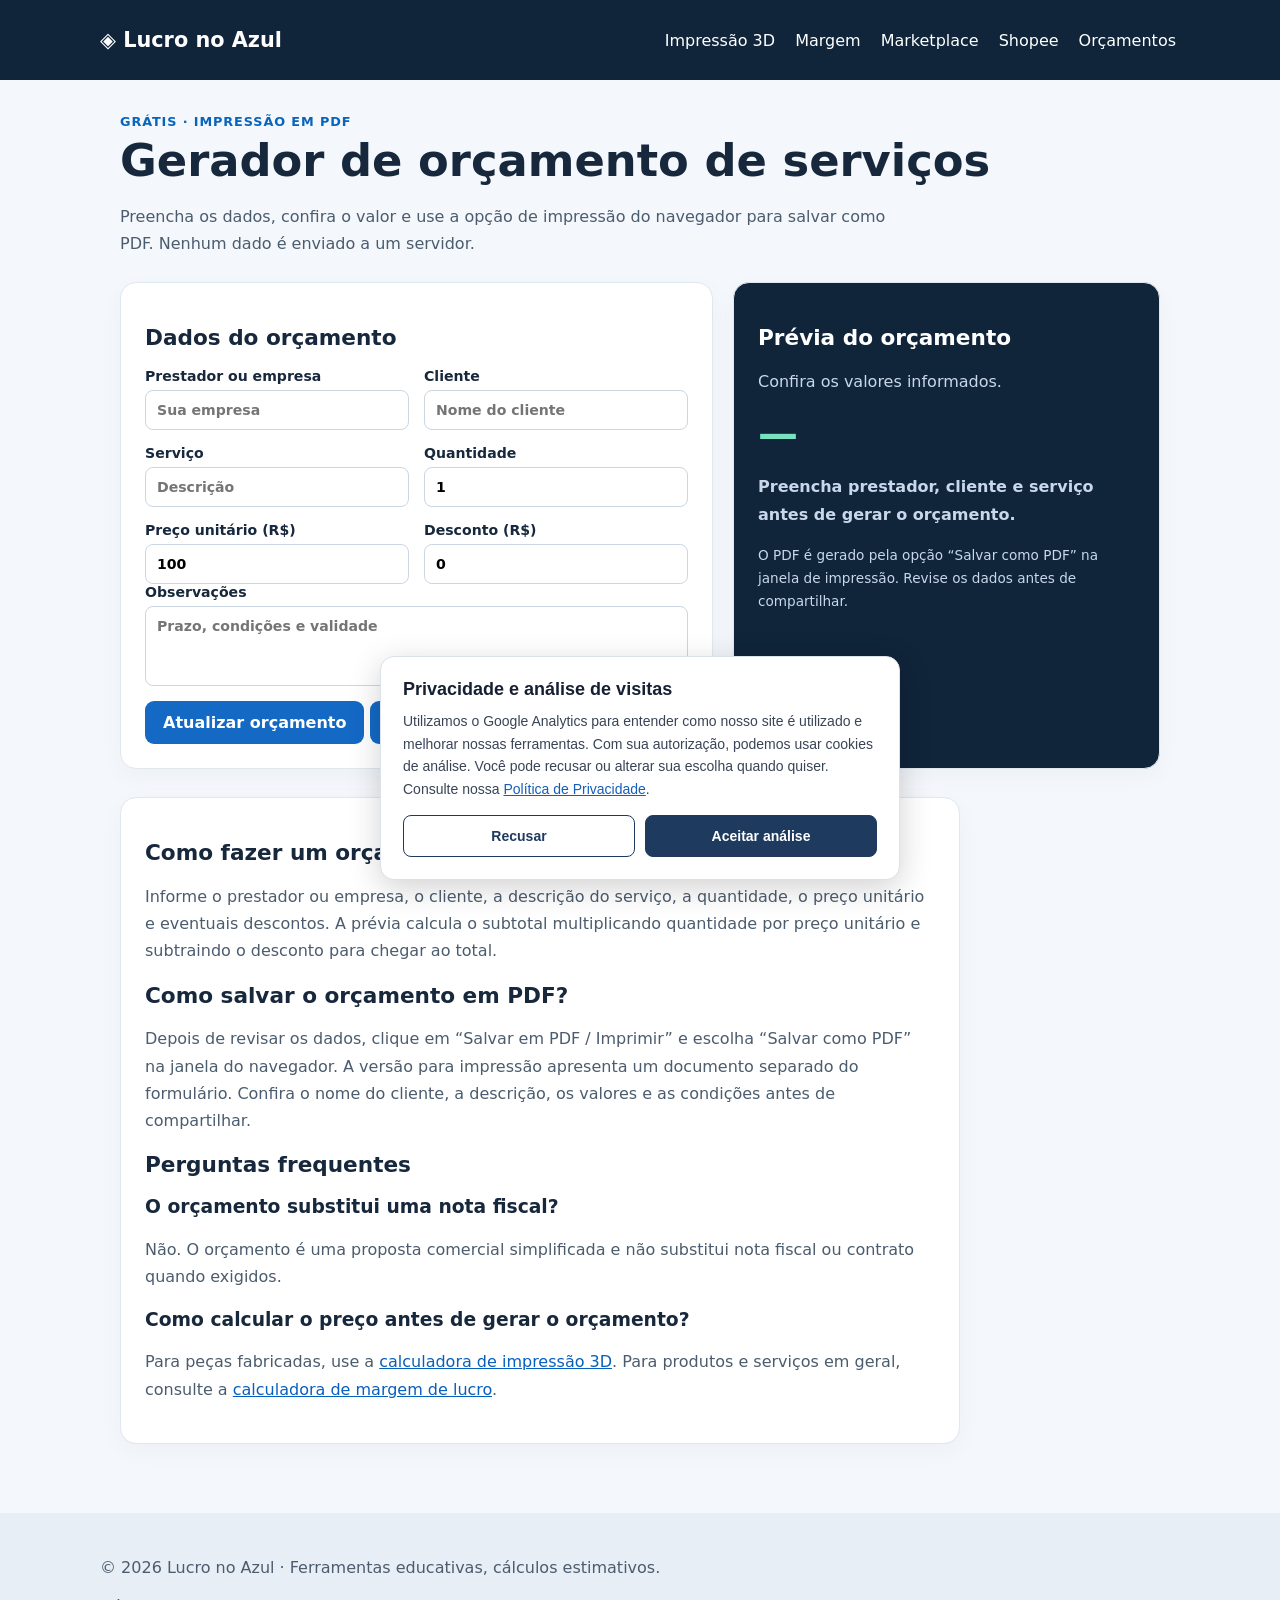
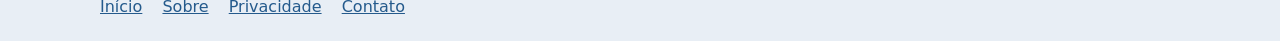
<file: orcamento.html>
<!DOCTYPE html>
<html lang="pt-BR">
<head>
<meta charset="utf-8"/>
<meta content="width=device-width, initial-scale=1" name="viewport"/>
<title>Gerador de orçamento em PDF grátis para serviços | Lucro no Azul</title>
<meta content="Crie um orçamento simples com cliente, serviço, quantidade, preço e desconto. Salve em PDF diretamente pelo navegador." name="description"/>
<meta content="index,follow" name="robots"/>
<meta content="#10243a" name="theme-color"/>
<link href="https://lucronoazul.com.br/orcamento.html" rel="canonical"/>
<link href="style.css?v=22" rel="stylesheet"/>

<style>
@page {
  size: A4;
  margin: 14mm;
}

#budgetPaper {
  display: none;
}

@media print {
  html, body {
    margin: 0!important;
    padding: 0!important;
    background: white!important;
  }

  body > header,
  body > footer,
  main > :not(#budgetPaper),
  #pc-consent-panel,
  #pc-consent-settings {
    display: none!important;
  }

  main {
    display: block!important;
    margin: 0!important;
    padding: 0!important;
    width: 100%!important;
    max-width: none!important;
  }

  #budgetPaper {
    display: block!important;
    position: static!important;
    width: 100%!important;
    max-width: none!important;
    margin: 0!important;
    padding: 0!important;
    box-shadow: none!important;
    border: 0!important;
    color: #17283d!important;
    font: 11pt/1.4 Arial,sans-serif!important;
  }

  #budgetPaper * {
    box-sizing: border-box;
  }

  #budgetPaper.budget-invalid > :not(#pdfErro) {
    display: none!important;
  }

  #budgetPaper .paper-head {
    display: flex;
    justify-content: space-between;
    gap: 20px;
    border-bottom: 2px solid #10243a;
    padding-bottom: 12px;
  }

  #budgetPaper .paper-head h2 {
    margin: 4px 0;
    font-size: 24pt;
  }

  #budgetPaper .paper-head p {
    margin: 0;
    font-size: 10pt;
  }

  #budgetPaper .paper-kicker,
  #budgetPaper .paper-label {
    font-size: 8pt;
    font-weight: 700;
    letter-spacing: .06em;
    color: #50647a;
  }

  #budgetPaper .paper-date {
    text-align: right;
    font-size: 10pt;
  }

  #budgetPaper .paper-date strong,
  #budgetPaper .paper-date span {
    display: block;
  }

  #budgetPaper .paper-people {
    display: grid;
    grid-template-columns: 1fr 1fr;
    gap: 22px;
    margin: 20px 0;
  }

  #budgetPaper .paper-people strong {
    display: block;
    margin-top: 6px;
    overflow-wrap: anywhere;
  }

  #budgetPaper .paper-table {
    width: 100%;
    border-collapse: collapse;
    table-layout: fixed;
    margin: 10px 0 18px;
  }

  #budgetPaper .paper-table th {
    text-align: left;
    background: #e8eef5!important;
    padding: 8px;
    font-size: 9pt;
  }

  #budgetPaper .paper-table td {
    border-bottom: 1px solid #ccd5df;
    padding: 10px 8px;
    overflow-wrap: anywhere;
  }

  #budgetPaper .paper-table th:first-child {
    width: 46%;
  }

  #budgetPaper .paper-totals {
    width: 58%;
    margin-left: auto;
  }

  #budgetPaper .paper-totals > div {
    display: flex;
    justify-content: space-between;
    gap: 12px;
    padding: 5px 0;
  }

  #budgetPaper .paper-grand {
    border-top: 2px solid #10243a;
    font-weight: 700;
    font-size: 12pt;
  }

  #budgetPaper .paper-grand strong {
    font-size: 16pt;
  }

  #budgetPaper .paper-notes {
    margin-top: 18px;
    padding: 12px;
    border: 1px solid #dfe7ef;
    break-inside: avoid;
  }

  #budgetPaper .paper-notes p {
    margin: 6px 0 0;
    white-space: pre-wrap;
    overflow-wrap: anywhere;
  }

  #budgetPaper .paper-bottom {
    margin-top: 18px;
    padding-top: 8px;
    border-top: 1px solid #dfe7ef;
    font-size: 8pt;
  }

  #budgetPaper .paper-head,
  #budgetPaper .paper-people,
  #budgetPaper .paper-totals {
    break-inside: avoid;
  }
}
</style>

<meta property="og:type" content="website">
<meta property="og:site_name" content="Lucro no Azul">
<meta property="og:locale" content="pt_BR">
<meta property="og:title" content="Gerador de orçamento em PDF grátis para serviços | Lucro no Azul">
<meta property="og:description" content="Crie um orçamento simples com cliente, serviço, quantidade, preço e desconto. Salve em PDF diretamente pelo navegador.">
<meta property="og:url" content="https://lucronoazul.com.br/orcamento.html">
<meta property="og:image" content="https://lucronoazul.com.br/assets/og-orcamento.png">
<meta property="og:image:width" content="1200">
<meta property="og:image:height" content="630">
<meta name="twitter:card" content="summary_large_image">
  <link rel="icon" type="image/svg+xml" href="favicon.svg">
  <meta name="application-name" content="Lucro no Azul">
<script type="application/ld+json">
{
  "@context": "https://schema.org",
  "@type": "WebApplication",
  "url": "https://lucronoazul.com.br/orcamento.html",
  "name": "Gerador de orçamento de serviços",
  "description": "Preencha os dados, confira o valor e use a opção de impressão do navegador para salvar como PDF. Nenhum dado é enviado a um servidor.",
  "inLanguage": "pt-BR",
  "applicationCategory": "FinanceApplication",
  "isAccessibleForFree": true
}
</script>
</head>

<body>
<header>
<nav aria-label="Navegação principal">
<a class="brand" href="index.html">◈ Lucro no Azul</a>
<div>
<a href="impressao-3d.html">Impressão 3D</a>
<a href="margem-lucro.html">Margem</a>
<a href="marketplace.html">Marketplace</a>
<a href="shopee-tarifas.html">Shopee</a>
<a href="orcamento.html">Orçamentos</a>
</div>
</nav>
</header>

<main>
<div class="eyebrow">Grátis · Impressão em PDF</div>

<h1>Gerador de orçamento de serviços</h1>

<p class="lead">
Preencha os dados, confira o valor e use a opção de impressão do navegador para salvar como PDF. Nenhum dado é enviado a um servidor.
</p>

<div class="grid">
<section class="panel">
<h2>Dados do orçamento</h2>

<form id="budget">
<div class="fields">

<label>Prestador ou empresa
<input id="empresa" placeholder="Sua empresa" required="" type="text"/>
</label>

<label>Cliente
<input id="cliente" placeholder="Nome do cliente" required="" type="text"/>
</label>

<label>Serviço
<input id="servico" placeholder="Descrição" required="" type="text"/>
</label>

<label>Quantidade
<input id="quantidade" min="0.01" required="" step="0.01" type="number" value="1"/>
</label>

<label>Preço unitário (R$)
<input id="unitario" min="0" required="" step="0.01" type="number" value="100"/>
</label>

<label>Desconto (R$)
<input id="desconto" min="0" required="" step="0.01" type="number" value="0"/>
</label>

</div>

<label>Observações
<textarea id="observacoes" placeholder="Prazo, condições e validade"></textarea>
</label>

<button class="button" type="submit">Atualizar orçamento</button>
<button class="button hide-print" id="printBudget" type="button">Salvar em PDF / Imprimir</button>
</form>
</section>

<section aria-live="polite" class="panel result">
<h2>Prévia do orçamento</h2>
<p id="resumo">Preencha os dados para visualizar o orçamento.</p>
<div class="amount" id="total">R$ 100,00</div>
<p class="error" id="budgetError"></p>
<p class="small">
O PDF é gerado pela opção “Salvar como PDF” na janela de impressão. Revise os dados antes de compartilhar.
</p>
</section>
</div>

<section aria-label="Orçamento para impressão" class="budget-paper" id="budgetPaper">
<p id="pdfErro" role="alert" hidden></p>

<div class="paper-head">
<div>
<div class="paper-kicker">LUCRO NO AZUL · DOCUMENTO GERADO</div>
<h2>ORÇAMENTO</h2>
<p>Proposta de serviço · Valores em reais</p>
</div>

<div class="paper-date">
<strong>Data de emissão</strong>
<span id="pdfData"></span>
</div>
</div>

<div class="paper-people">
<div>
<span class="paper-label">PRESTADOR / EMPRESA</span>
<strong id="pdfEmpresa"></strong>
</div>

<div>
<span class="paper-label">CLIENTE</span>
<strong id="pdfCliente"></strong>
</div>
</div>

<table class="paper-table">
<thead>
<tr>
<th>Descrição do serviço</th>
<th>Quantidade</th>
<th>Valor unitário</th>
<th>Subtotal</th>
</tr>
</thead>

<tbody>
<tr>
<td id="pdfServico"></td>
<td id="pdfQuantidade"></td>
<td id="pdfUnitario"></td>
<td id="pdfSubtotal"></td>
</tr>
</tbody>
</table>

<div class="paper-totals">
<div>
<span>Subtotal</span>
<strong id="pdfBruto"></strong>
</div>

<div>
<span>Desconto</span>
<strong id="pdfDesconto"></strong>
</div>

<div class="paper-grand">
<span>TOTAL DO ORÇAMENTO</span>
<strong id="pdfTotal"></strong>
</div>
</div>

<div class="paper-notes">
<span class="paper-label">OBSERVAÇÕES / CONDIÇÕES</span>
<p id="pdfObservacoes"></p>
</div>

<div class="paper-bottom">
Orçamento estimativo. Confira os dados e as condições antes de enviar ao cliente. Este documento não substitui nota fiscal ou contrato quando exigidos.
</div>
</section>

<section class="panel article">
<h2>Como fazer um orçamento de serviços?</h2>
<p>
Informe o prestador ou empresa, o cliente, a descrição do serviço, a quantidade, o preço unitário e eventuais descontos. A prévia calcula o subtotal multiplicando quantidade por preço unitário e subtraindo o desconto para chegar ao total.
</p>

<h2>Como salvar o orçamento em PDF?</h2>
<p>
Depois de revisar os dados, clique em “Salvar em PDF / Imprimir” e escolha “Salvar como PDF” na janela do navegador. A versão para impressão apresenta um documento separado do formulário. Confira o nome do cliente, a descrição, os valores e as condições antes de compartilhar.
</p>

<h2>Perguntas frequentes</h2>

<h3>O orçamento substitui uma nota fiscal?</h3>
<p>
Não. O orçamento é uma proposta comercial simplificada e não substitui nota fiscal ou contrato quando exigidos.
</p>

<h3>Como calcular o preço antes de gerar o orçamento?</h3>
<p>
Para peças fabricadas, use a <a href="impressao-3d.html">calculadora de impressão 3D</a>. Para produtos e serviços em geral, consulte a <a href="margem-lucro.html">calculadora de margem de lucro</a>.
</p>
</section>
</main>

<footer>
<div class="foot">
<p>© 2026 Lucro no Azul · Ferramentas educativas, cálculos estimativos.</p>
<a href="index.html">Início</a>
<a href="sobre.html">Sobre</a>
<a href="privacidade.html">Privacidade</a>
<a href="contato.html">Contato</a>
</div>
</footer>

<script defer="" src="app.js?v=245"></script>

<script src="analytics.js" defer></script>
</body>
</html>
</file>
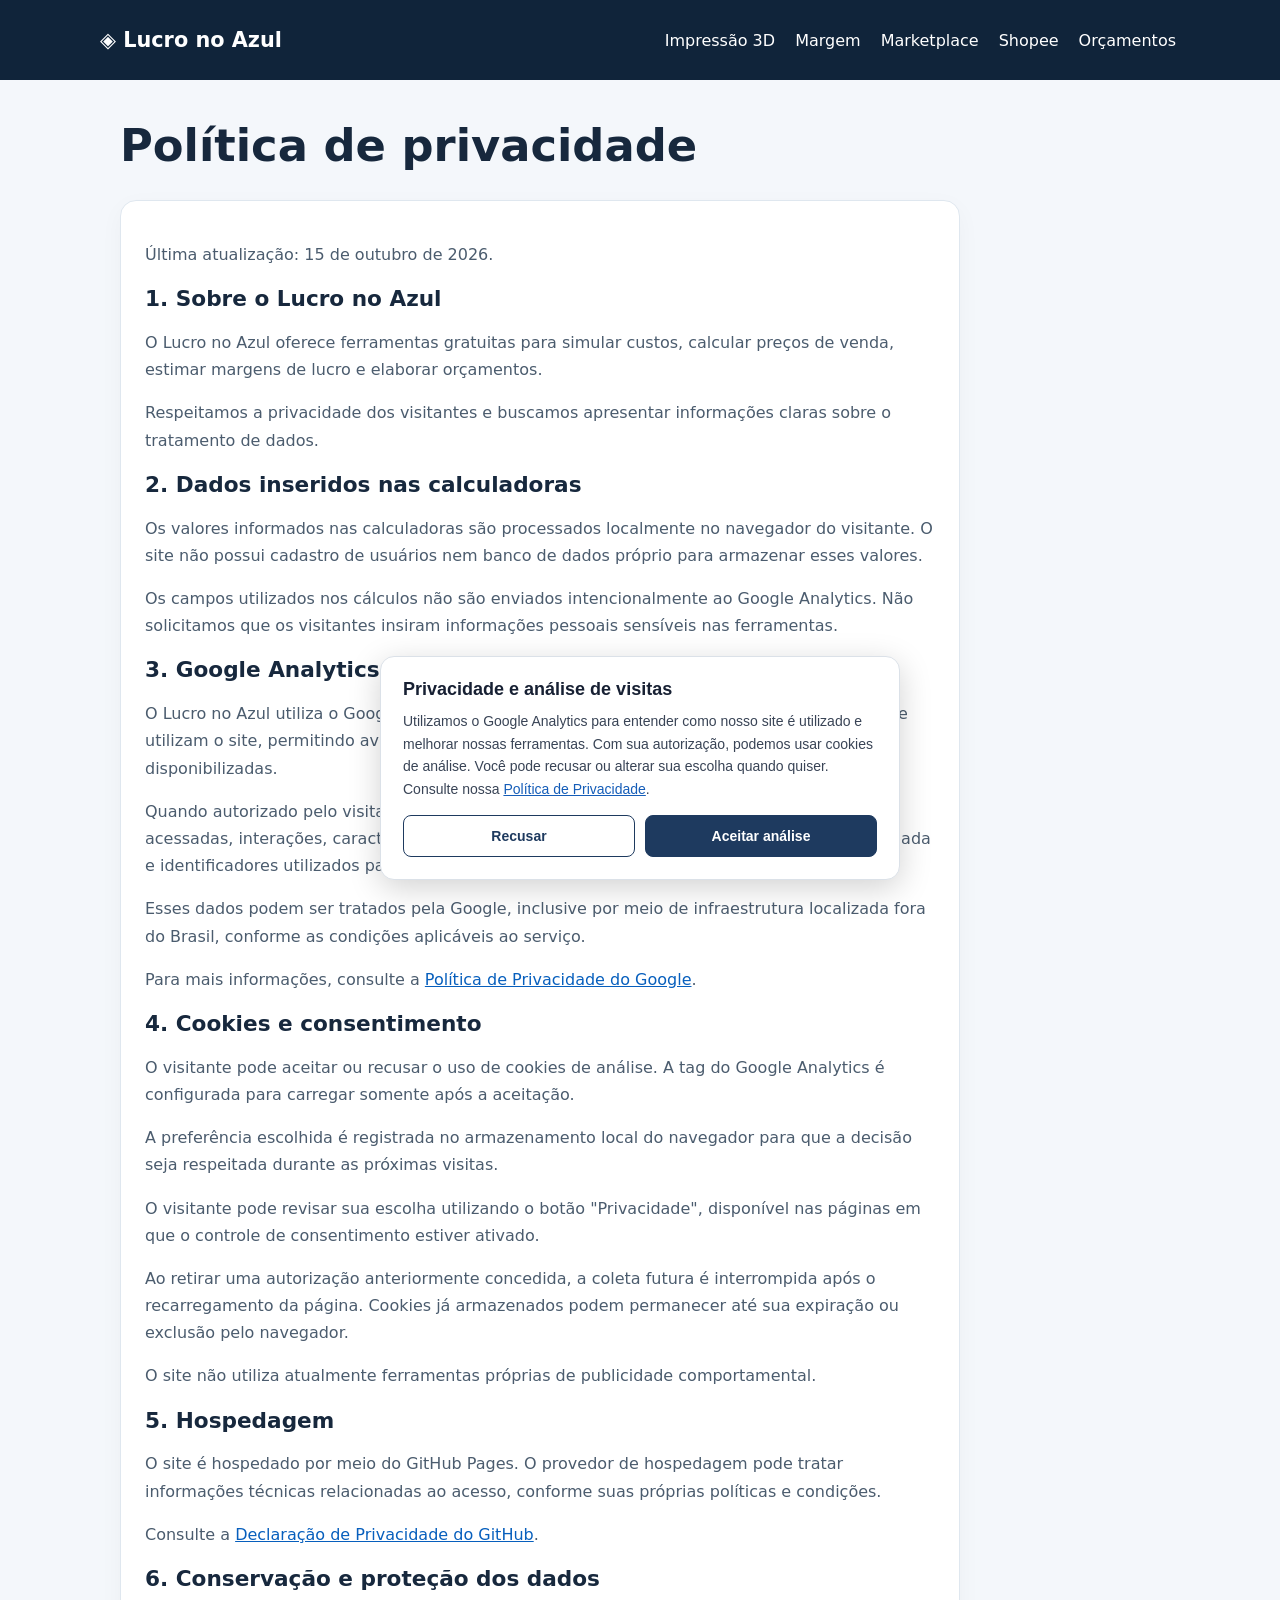
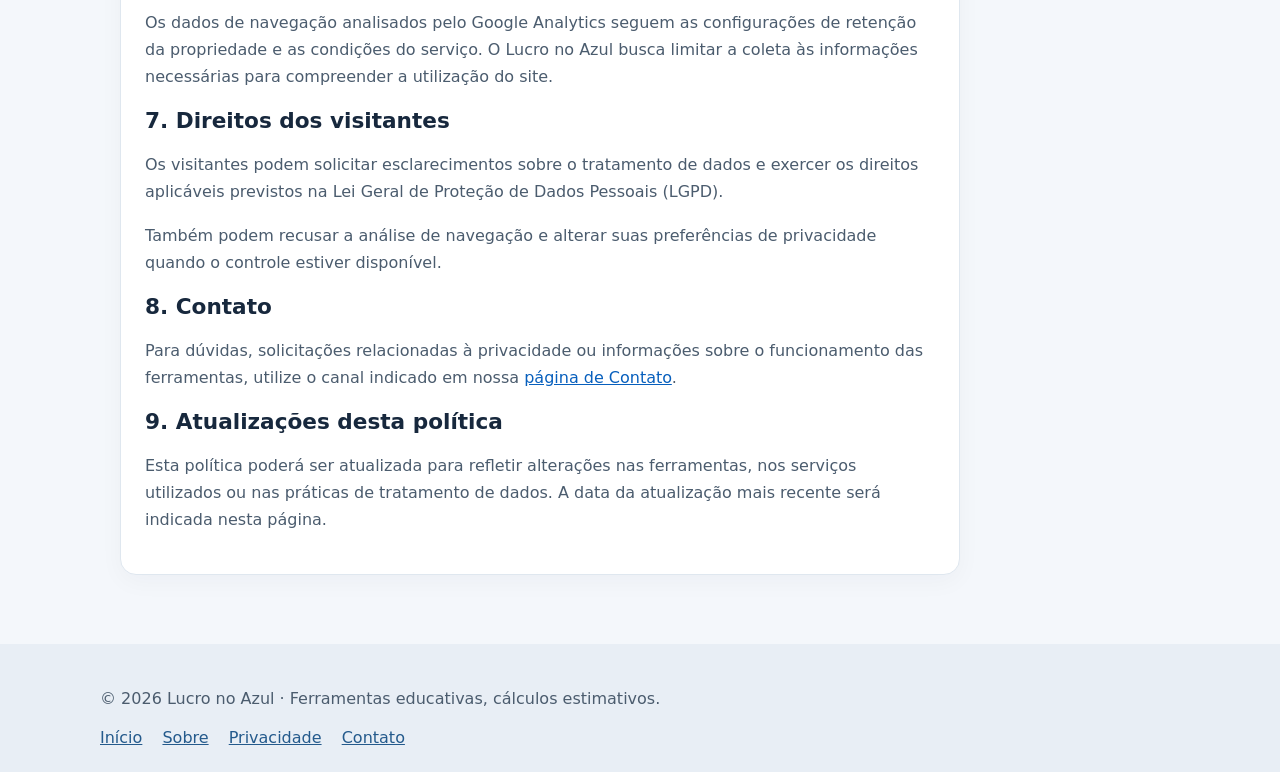
<file: privacidade.html>
<!doctype html>
<html lang="pt-BR">
<head>
<meta charset="utf-8">
<meta name="viewport" content="width=device-width, initial-scale=1">
<title>Política de privacidade | Lucro no Azul</title>
<meta name="description" content="Entenda como o Lucro no Azul trata informações, utiliza o Google Analytics e oferece escolhas de privacidade.">
<meta name="robots" content="index,follow">
<meta name="theme-color" content="#10243a">
<link rel="canonical" href="https://lucronoazul.com.br/privacidade.html">
<link rel="stylesheet" href="style.css">
<meta property="og:type" content="website">
<meta property="og:site_name" content="Lucro no Azul">
<meta property="og:locale" content="pt_BR">
<meta property="og:title" content="Política de privacidade | Lucro no Azul">
<meta property="og:description" content="Entenda como o Lucro no Azul trata informações e utiliza ferramentas de análise de visitas.">
<meta property="og:url" content="https://lucronoazul.com.br/privacidade.html">
<meta property="og:image" content="https://lucronoazul.com.br/assets/og-lucro-no-azul.png">
<meta property="og:image:width" content="1200">
<meta property="og:image:height" content="630">
<meta name="twitter:card" content="summary_large_image">
  <link rel="icon" type="image/svg+xml" href="favicon.svg">
  <meta name="application-name" content="Lucro no Azul">
</head>
<body>

<header>
<nav aria-label="Navegação principal">
<a class="brand" href="index.html">◈ Lucro no Azul</a>
<div>
<a href="impressao-3d.html">Impressão 3D</a>
<a href="margem-lucro.html">Margem</a>
<a href="marketplace.html">Marketplace</a>
<a href="shopee-tarifas.html">Shopee</a>
<a href="orcamento.html">Orçamentos</a>
</div>
</nav>
</header>

<main>
<h1>Política de privacidade</h1>

<section class="panel article">
<p>Última atualização: 15 de outubro de 2026.</p>

<h2>1. Sobre o Lucro no Azul</h2>
<p>O Lucro no Azul oferece ferramentas gratuitas para simular custos, calcular preços de venda, estimar margens de lucro e elaborar orçamentos.</p>
<p>Respeitamos a privacidade dos visitantes e buscamos apresentar informações claras sobre o tratamento de dados.</p>

<h2>2. Dados inseridos nas calculadoras</h2>
<p>Os valores informados nas calculadoras são processados localmente no navegador do visitante. O site não possui cadastro de usuários nem banco de dados próprio para armazenar esses valores.</p>
<p>Os campos utilizados nos cálculos não são enviados intencionalmente ao Google Analytics. Não solicitamos que os visitantes insiram informações pessoais sensíveis nas ferramentas.</p>

<h2>3. Google Analytics</h2>
<p>O Lucro no Azul utiliza o Google Analytics 4 para compreender como os visitantes encontram e utilizam o site, permitindo avaliar o desempenho das páginas e melhorar as ferramentas disponibilizadas.</p>
<p>Quando autorizado pelo visitante, esse serviço pode coletar informações como páginas acessadas, interações, características técnicas do dispositivo, navegador, localização aproximada e identificadores utilizados para análise de navegação.</p>
<p>Esses dados podem ser tratados pela Google, inclusive por meio de infraestrutura localizada fora do Brasil, conforme as condições aplicáveis ao serviço.</p>
<p>Para mais informações, consulte a <a href="https://policies.google.com/privacy" target="_blank" rel="noopener noreferrer">Política de Privacidade do Google</a>.</p>

<h2>4. Cookies e consentimento</h2>
<p>O visitante pode aceitar ou recusar o uso de cookies de análise. A tag do Google Analytics é configurada para carregar somente após a aceitação.</p>
<p>A preferência escolhida é registrada no armazenamento local do navegador para que a decisão seja respeitada durante as próximas visitas.</p>
<p>O visitante pode revisar sua escolha utilizando o botão "Privacidade", disponível nas páginas em que o controle de consentimento estiver ativado.</p>
<p>Ao retirar uma autorização anteriormente concedida, a coleta futura é interrompida após o recarregamento da página. Cookies já armazenados podem permanecer até sua expiração ou exclusão pelo navegador.</p>
<p>O site não utiliza atualmente ferramentas próprias de publicidade comportamental.</p>

<h2>5. Hospedagem</h2>
<p>O site é hospedado por meio do GitHub Pages. O provedor de hospedagem pode tratar informações técnicas relacionadas ao acesso, conforme suas próprias políticas e condições.</p>
<p>Consulte a <a href="https://docs.github.com/pt/site-policy/privacy-policies/github-general-privacy-statement" target="_blank" rel="noopener noreferrer">Declaração de Privacidade do GitHub</a>.</p>

<h2>6. Conservação e proteção dos dados</h2>
<p>Os dados de navegação analisados pelo Google Analytics seguem as configurações de retenção da propriedade e as condições do serviço. O Lucro no Azul busca limitar a coleta às informações necessárias para compreender a utilização do site.</p>

<h2>7. Direitos dos visitantes</h2>
<p>Os visitantes podem solicitar esclarecimentos sobre o tratamento de dados e exercer os direitos aplicáveis previstos na Lei Geral de Proteção de Dados Pessoais (LGPD).</p>
<p>Também podem recusar a análise de navegação e alterar suas preferências de privacidade quando o controle estiver disponível.</p>

<h2>8. Contato</h2>
<p>Para dúvidas, solicitações relacionadas à privacidade ou informações sobre o funcionamento das ferramentas, utilize o canal indicado em nossa <a href="contato.html">página de Contato</a>.</p>

<h2>9. Atualizações desta política</h2>
<p>Esta política poderá ser atualizada para refletir alterações nas ferramentas, nos serviços utilizados ou nas práticas de tratamento de dados. A data da atualização mais recente será indicada nesta página.</p>
</section>
</main>

<footer>
<div class="foot">
<p>© 2026 Lucro no Azul · Ferramentas educativas, cálculos estimativos.</p>
<a href="index.html">Início</a>
<a href="sobre.html">Sobre</a>
<a href="privacidade.html">Privacidade</a>
<a href="contato.html">Contato</a>
</div>
</footer>

<script src="app.js?v=244" defer></script>
<script src="analytics.js" defer></script>
</body>
</html>
</file>
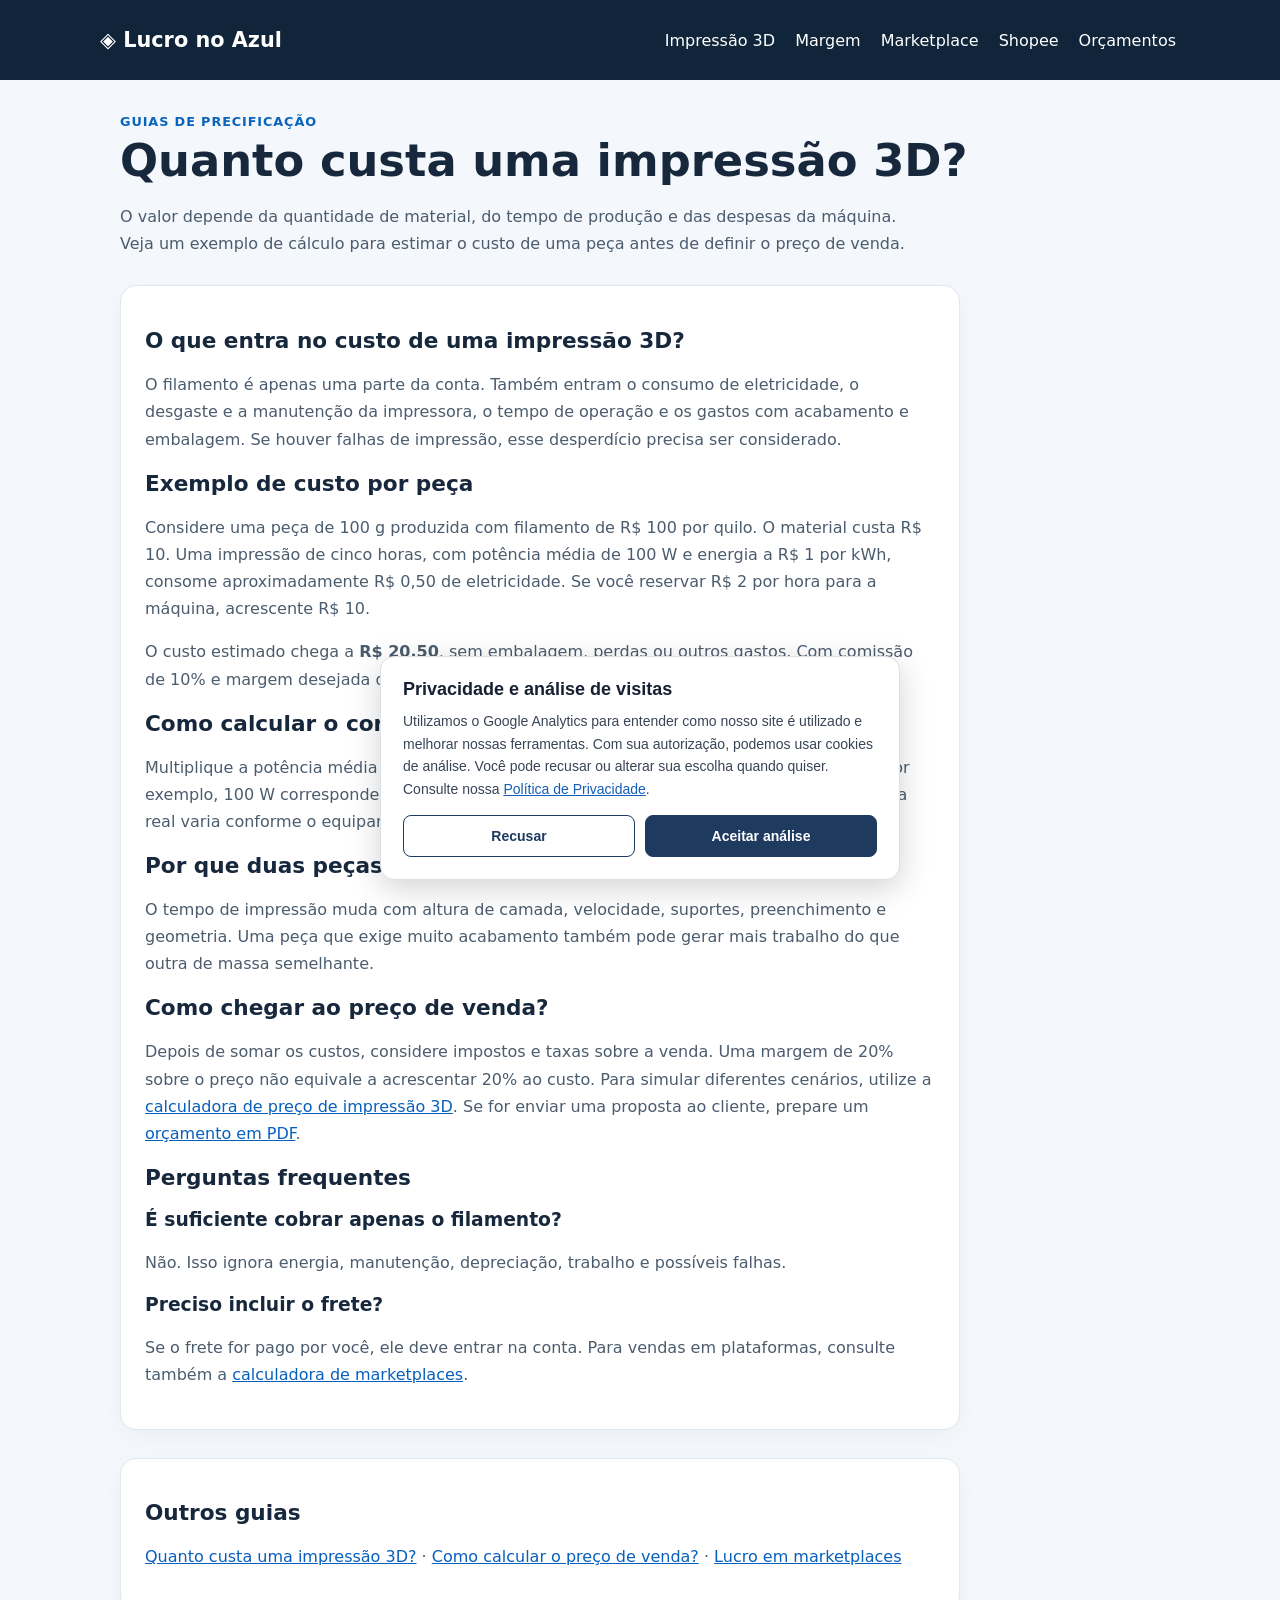
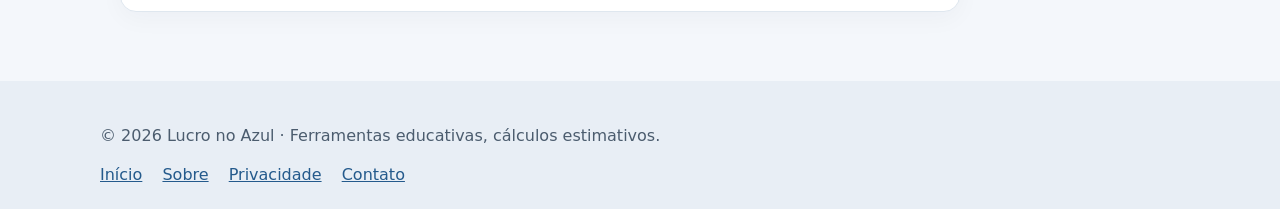
<file: quanto-custa-impressao-3d.html>
<!DOCTYPE html>
<html lang="pt-BR">
<head>
<meta charset="utf-8">
<meta name="viewport" content="width=device-width, initial-scale=1">
<title>Quanto custa uma impressão 3D? Como calcular o preço | Lucro no Azul</title>
<meta name="description" content="Entenda como calcular custo de impressão 3D por peça, considerando filamento, energia, horas de máquina, falhas e margem de venda.">
<meta name="robots" content="index,follow">
<meta name="theme-color" content="#10243a">
<link rel="canonical" href="https://lucronoazul.com.br/quanto-custa-impressao-3d.html">
<link rel="stylesheet" href="style.css">
<meta property="og:type" content="article">
<meta property="og:site_name" content="Lucro no Azul">
<meta property="og:locale" content="pt_BR">
<meta property="og:title" content="Quanto custa uma impressão 3D? Como calcular o preço | Lucro no Azul">
<meta property="og:description" content="Entenda como calcular custo de impressão 3D por peça, considerando filamento, energia, horas de máquina, falhas e margem de venda.">
<meta property="og:url" content="https://lucronoazul.com.br/quanto-custa-impressao-3d.html">
<meta property="og:image" content="https://lucronoazul.com.br/assets/og-lucro-no-azul.png">
<meta property="og:image:width" content="1200">
<meta property="og:image:height" content="630">
<meta name="twitter:card" content="summary_large_image">
  <link rel="icon" type="image/svg+xml" href="favicon.svg">
  <meta name="application-name" content="Lucro no Azul">
<script type="application/ld+json">
{
  "@context": "https://schema.org",
  "@type": "Article",
  "url": "https://lucronoazul.com.br/quanto-custa-impressao-3d.html",
  "headline": "Quanto custa uma impressão 3D?",
  "description": "O valor depende da quantidade de material, do tempo de produção e das despesas da máquina. Veja um exemplo de cálculo para estimar o custo de uma peça antes de definir o preço de venda.",
  "inLanguage": "pt-BR",
  "mainEntityOfPage": {
    "@type": "WebPage",
    "@id": "https://lucronoazul.com.br/quanto-custa-impressao-3d.html"
  }
}
</script>
</head>
<body>

<header>
<nav aria-label="Navegação principal">
<a class="brand" href="index.html">◈ Lucro no Azul</a>
<div>
<a href="impressao-3d.html">Impressão 3D</a>
<a href="margem-lucro.html">Margem</a>
<a href="marketplace.html">Marketplace</a>
<a href="shopee-tarifas.html">Shopee</a>
<a href="orcamento.html">Orçamentos</a>
</div>
</nav>
</header>

<main>
<div class="eyebrow">Guias de precificação</div>

<h1>Quanto custa uma impressão 3D?</h1>

<p class="lead">O valor depende da quantidade de material, do tempo de produção e das despesas da máquina. Veja um exemplo de cálculo para estimar o custo de uma peça antes de definir o preço de venda.</p>

<article class="panel article">

<h2>O que entra no custo de uma impressão 3D?</h2>
<p>O filamento é apenas uma parte da conta. Também entram o consumo de eletricidade, o desgaste e a manutenção da impressora, o tempo de operação e os gastos com acabamento e embalagem. Se houver falhas de impressão, esse desperdício precisa ser considerado.</p>

<h2>Exemplo de custo por peça</h2>
<p>Considere uma peça de 100 g produzida com filamento de R$ 100 por quilo. O material custa R$ 10. Uma impressão de cinco horas, com potência média de 100 W e energia a R$ 1 por kWh, consome aproximadamente R$ 0,50 de eletricidade. Se você reservar R$ 2 por hora para a máquina, acrescente R$ 10.</p>

<p>O custo estimado chega a <strong>R$ 20,50</strong>, sem embalagem, perdas ou outros gastos. Com comissão de 10% e margem desejada de 20% sobre o preço de venda, o preço calculado é <strong>R$ 29,29</strong>.</p>

<h2>Como calcular o consumo de energia?</h2>
<p>Multiplique a potência média em quilowatts pelo tempo de impressão e pelo preço do kWh. Por exemplo, 100 W correspondem a 0,1 kW; em cinco horas, o consumo é de 0,5 kWh. A potência real varia conforme o equipamento, a temperatura e o material.</p>

<h2>Por que duas peças do mesmo peso podem custar diferente?</h2>
<p>O tempo de impressão muda com altura de camada, velocidade, suportes, preenchimento e geometria. Uma peça que exige muito acabamento também pode gerar mais trabalho do que outra de massa semelhante.</p>

<h2>Como chegar ao preço de venda?</h2>
<p>Depois de somar os custos, considere impostos e taxas sobre a venda. Uma margem de 20% sobre o preço não equivale a acrescentar 20% ao custo. Para simular diferentes cenários, utilize a <a href="impressao-3d.html">calculadora de preço de impressão 3D</a>. Se for enviar uma proposta ao cliente, prepare um <a href="orcamento.html">orçamento em PDF</a>.</p>

<h2>Perguntas frequentes</h2>

<h3>É suficiente cobrar apenas o filamento?</h3>
<p>Não. Isso ignora energia, manutenção, depreciação, trabalho e possíveis falhas.</p>

<h3>Preciso incluir o frete?</h3>
<p>Se o frete for pago por você, ele deve entrar na conta. Para vendas em plataformas, consulte também a <a href="marketplace.html">calculadora de marketplaces</a>.</p>

</article>

<section class="panel article">
<h2>Outros guias</h2>
<p>
<a href="quanto-custa-impressao-3d.html">Quanto custa uma impressão 3D?</a> ·
<a href="como-calcular-preco-venda.html">Como calcular o preço de venda?</a> ·
<a href="lucro-shopee-mercado-livre.html">Lucro em marketplaces</a>
</p>
</section>
</main>

<footer>
<div class="foot">
<p>© 2026 Lucro no Azul · Ferramentas educativas, cálculos estimativos.</p>
<a href="index.html">Início</a>
<a href="sobre.html">Sobre</a>
<a href="privacidade.html">Privacidade</a>
<a href="contato.html">Contato</a>
</div>
</footer>

<script src="analytics.js" defer></script>
</body>
</html>
</file>
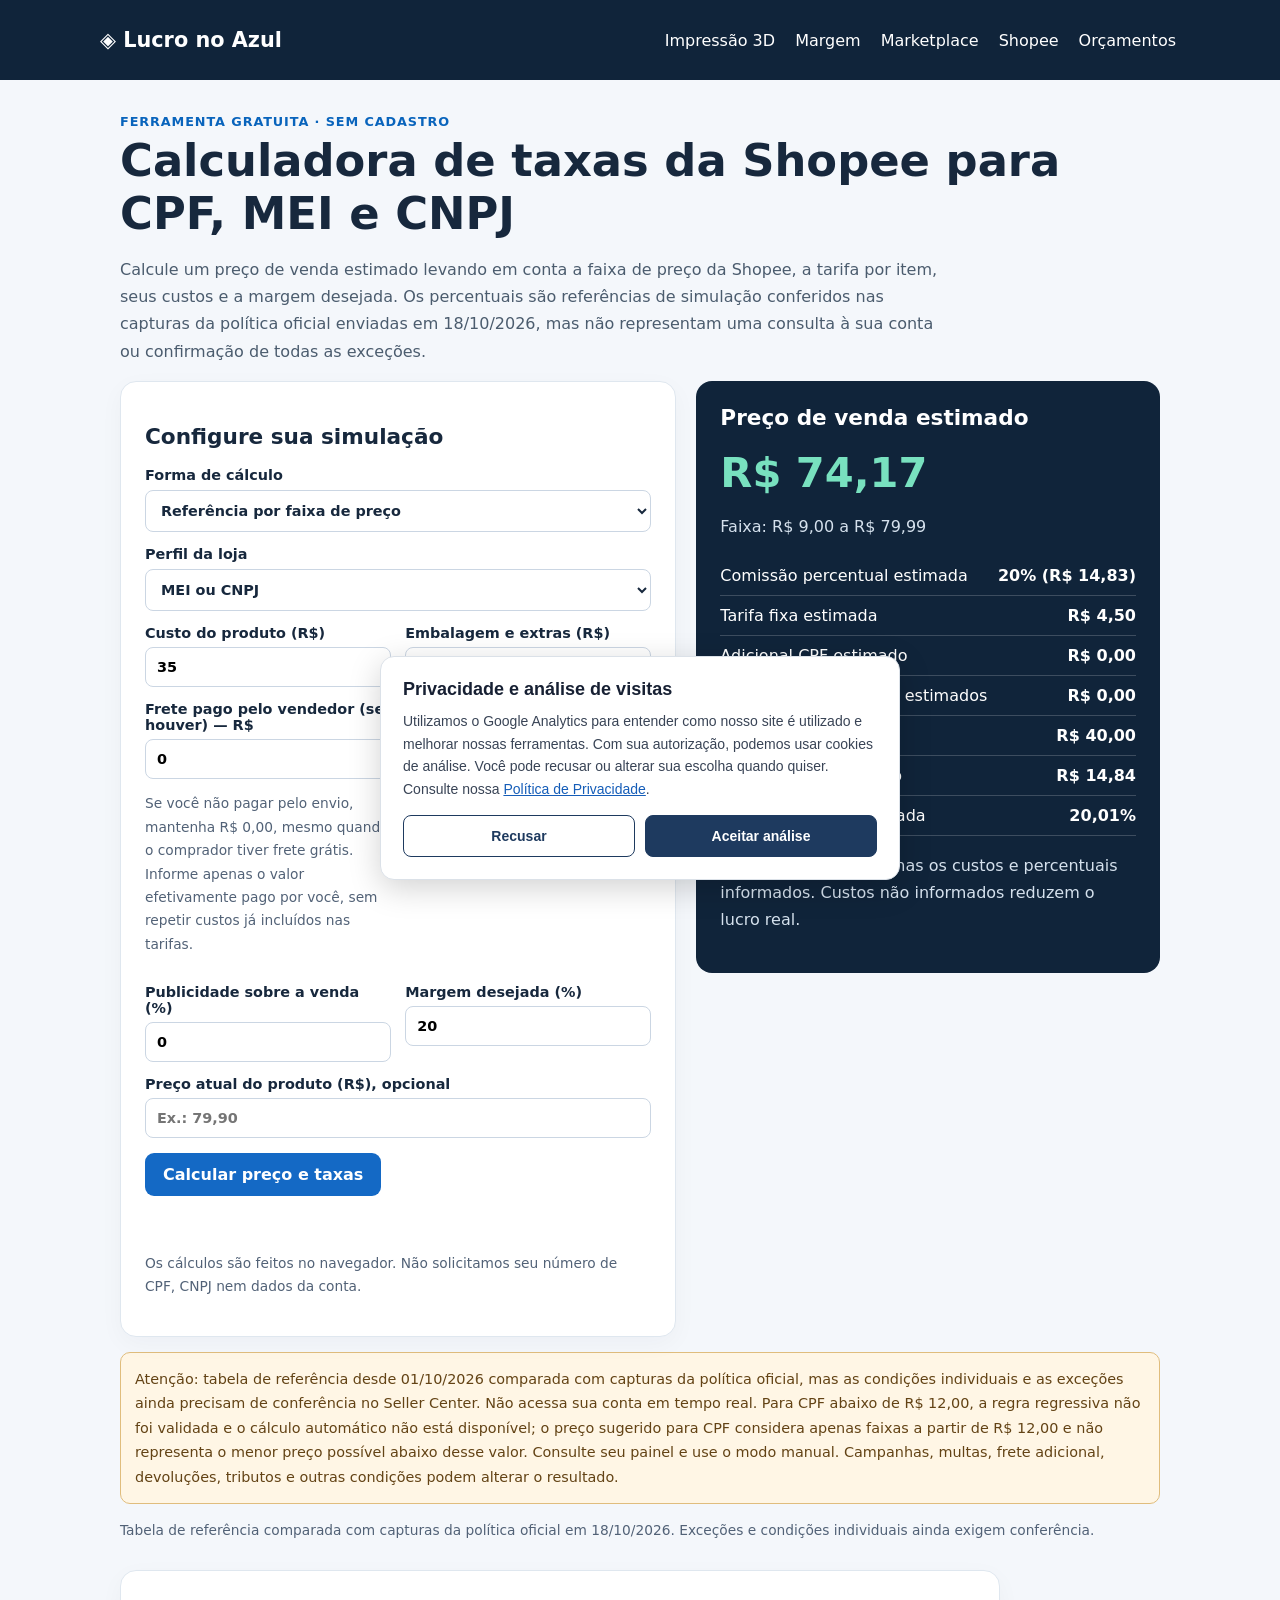
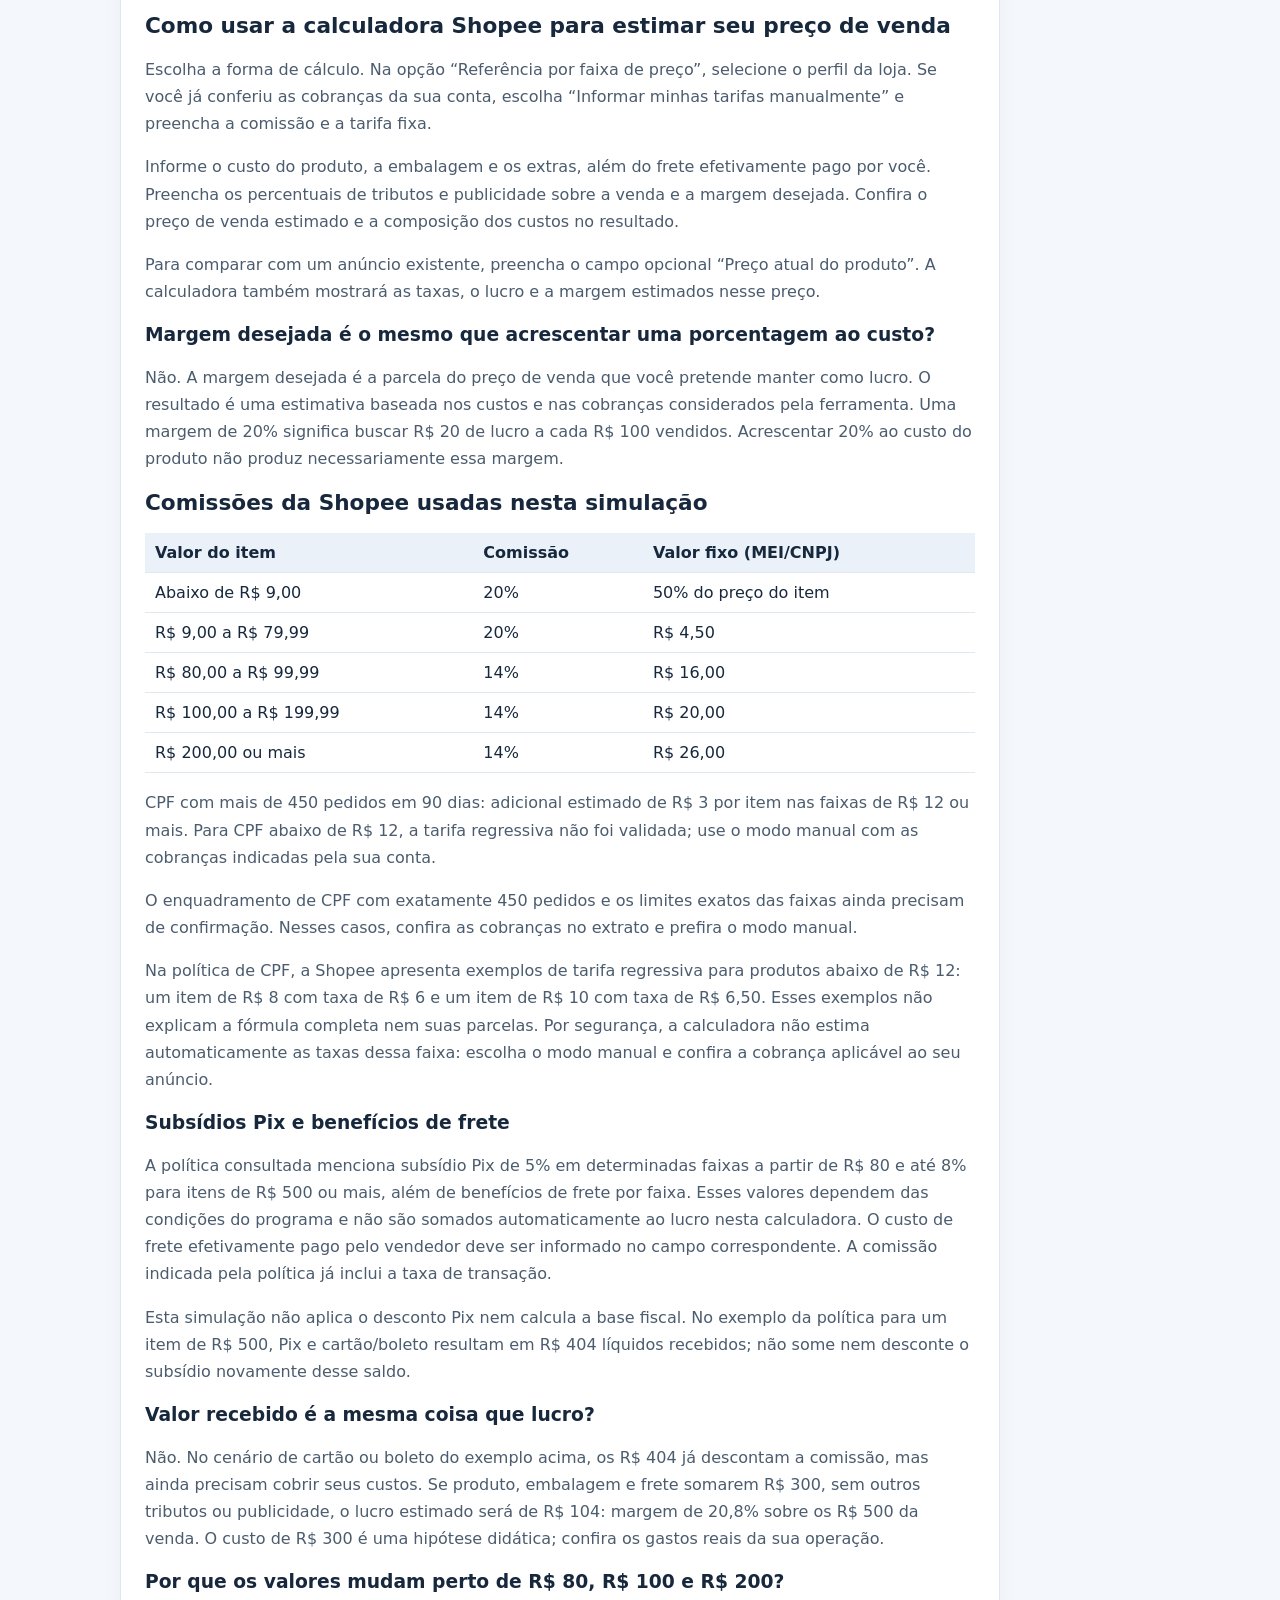
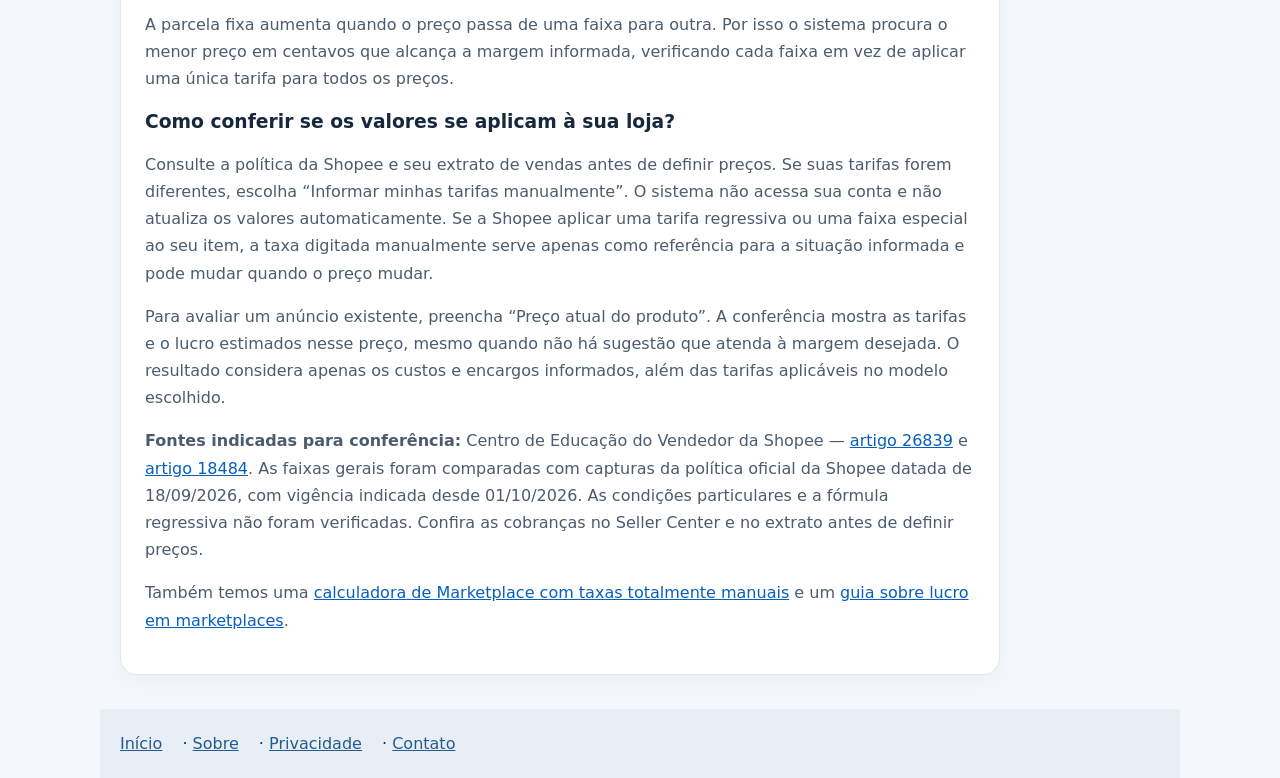
<file: shopee-tarifas.html>
<!doctype html>
<html lang="pt-BR">
<head>
<meta charset="utf-8">
<meta name="viewport" content="width=device-width, initial-scale=1">
<meta name="theme-color" content="#10243a">
<meta name="robots" content="index,follow">
<title>Calculadora Shopee 2026: taxas CPF, MEI e CNPJ | Lucro no Azul</title>
<meta name="description" content="Simule taxas da Shopee por faixa de preço, CPF, MEI e CNPJ. Veja preço sugerido, comissão, tarifa fixa e lucro estimado, com opção de ajuste manual.">
<link rel="canonical" href="https://lucronoazul.com.br/shopee-tarifas.html">
<link rel="stylesheet" href="style.css">
<link rel="icon" type="image/svg+xml" href="favicon.svg">
<meta property="og:title" content="Calculadora Shopee 2026: taxas e lucro | Lucro no Azul">
<meta property="og:description" content="Simule comissão por faixa de preço, perfil de vendedor, custos e lucro desejado.">
<meta property="og:url" content="https://lucronoazul.com.br/shopee-tarifas.html">
<meta property="og:image" content="https://lucronoazul.com.br/assets/og-marketplace.png">
<style>
header nav>div{max-width:100%;display:flex;flex-wrap:wrap}
.shopee-intro{max-width:820px}
.shopee-grid{display:grid;grid-template-columns:minmax(0,1.2fr) minmax(0,1fr);gap:20px;align-items:start}
.shopee-grid .panel{min-width:0}
.shopee-fields{display:grid;grid-template-columns:repeat(2,minmax(0,1fr));gap:14px}
.shopee-fields label{font-size:.9rem}
.shopee-fields select{display:block;width:100%;margin-top:7px;padding:11px;border:1px solid #cbd6e3;border-radius:8px;font:inherit;background:#fff;color:#17283d}
.shopee-fields select:focus-visible,.shopee-fields input:focus-visible{outline:2px solid #2478d6}
.shopee-full{grid-column:1/-1}
.shopee-result{min-width:0;background:#10243a;color:#fff;border-radius:16px;padding:24px}
.shopee-result h2{color:#fff;margin-top:0}
.shopee-result p{color:#d5e1ed}
.shopee-price{color:#78e1bf;font-weight:800;font-size:clamp(1.8rem,4vw,2.6rem);margin:10px 0}
.shopee-line{display:flex;justify-content:space-between;gap:12px;padding:10px 0;border-bottom:1px solid #ffffff30}
.shopee-line strong{min-width:0;white-space:normal;text-align:right;overflow-wrap:anywhere}
.shopee-error{color:#a52727;font-weight:700;min-height:1.5em}
.shopee-warning{padding:14px;border-radius:10px;background:#fff6e5;border:1px solid #e0bd7d;color:#634315;font-size:.9rem}
.shopee-muted{font-size:.86rem;color:#526277}
.shopee-article{max-width:880px}
.shopee-article table{width:100%;border-collapse:collapse}
.shopee-article th,.shopee-article td{padding:10px;border-bottom:1px solid #dfe7ef;text-align:left}
.shopee-article th{background:#eaf1f8}
.shopee-article a{overflow-wrap:anywhere}
.shopee-compare{border:1px solid #dce4ec;border-radius:10px;background:#f8fbff;color:#17283d;padding:16px;margin-top:14px}
.shopee-compare p{color:#526277}
.shopee-manual[hidden]{display:none}
@media(max-width:830px){.shopee-grid{grid-template-columns:1fr}}
@media(max-width:440px){.shopee-fields{grid-template-columns:1fr}.shopee-full{grid-column:auto}.shopee-line{flex-direction:column;gap:4px}}
</style>
<script type="application/ld+json">
{
  "@context": "https://schema.org",
  "@type": "WebApplication",
  "url": "https://lucronoazul.com.br/shopee-tarifas.html",
  "name": "Calculadora de taxas da Shopee para CPF, MEI e CNPJ",
  "description": "Calcule um preço de venda estimado levando em conta a faixa de preço da Shopee, a tarifa por item, seus custos e a margem desejada. Os percentuais são referências de simulação conferidos nas capturas da política oficial enviadas em 18/10/2026, mas não representam uma consulta à sua conta ou confirmação de todas as exceções.",
  "inLanguage": "pt-BR",
  "applicationCategory": "FinanceApplication",
  "isAccessibleForFree": true
}
</script>
</head>
<body>
<header><nav aria-label="Navegação principal"><a class="brand" href="index.html">◈ Lucro no Azul</a><div><a href="impressao-3d.html">Impressão 3D</a><a href="margem-lucro.html">Margem</a><a href="marketplace.html">Marketplace</a>
<a href="shopee-tarifas.html">Shopee</a><a href="orcamento.html">Orçamentos</a></div></nav></header>
<main>
<div class="eyebrow">Ferramenta gratuita · Sem cadastro</div>
<h1>Calculadora de taxas da Shopee para CPF, MEI e CNPJ</h1>
<p class="lead shopee-intro">Calcule um preço de venda estimado levando em conta a faixa de preço da Shopee, a tarifa por item, seus custos e a margem desejada. Os percentuais são referências de simulação conferidos nas capturas da política oficial enviadas em 18/10/2026, mas não representam uma consulta à sua conta ou confirmação de todas as exceções.</p>
<div class="shopee-grid">
<section class="panel" aria-labelledby="shopee-form-title">
<h2 id="shopee-form-title">Configure sua simulação</h2>
<form id="shopee-form">
<div class="shopee-fields">
<label class="shopee-full">Forma de cálculo<select id="shopee-modo"><option value="automatico">Referência por faixa de preço</option><option value="manual">Informar minhas tarifas manualmente</option></select></label>
<label class="shopee-full">Perfil da loja<select id="shopee-perfil"><option value="cnpj">MEI ou CNPJ</option><option value="cpf_ate_450">CPF: até 450 pedidos em 90 dias</option><option value="cpf_acima_450">CPF: mais de 450 pedidos em 90 dias</option></select></label>
<label>Custo do produto (R$)<input id="shopee-custo" type="number" inputmode="decimal" min="0" step="0.01" required value="35"></label>
<label>Embalagem e extras (R$)<input id="shopee-embalagem" type="number" inputmode="decimal" min="0" step="0.01" required value="5"></label>
<div><label>Frete pago pelo vendedor (se houver) — R$<input id="shopee-frete" type="number" inputmode="decimal" min="0" step="0.01" required value="0" aria-describedby="shopee-frete-ajuda"></label><p class="shopee-muted" id="shopee-frete-ajuda">Se você não pagar pelo envio, mantenha R$ 0,00, mesmo quando o comprador tiver frete grátis. Informe apenas o valor efetivamente pago por você, sem repetir custos já incluídos nas tarifas.</p></div>
<label>Tributos sobre a venda (%)<input id="shopee-imposto" type="number" inputmode="decimal" min="0" max="99.99" step="0.01" required value="0"></label>
<label>Publicidade sobre a venda (%)<input id="shopee-ads" type="number" inputmode="decimal" min="0" max="99.99" step="0.01" required value="0"></label>
<label>Margem desejada (%)<input id="shopee-margem" type="number" inputmode="decimal" min="0" max="99.99" step="0.01" required value="20"></label>
<div class="shopee-full shopee-manual shopee-fields" id="shopee-manual" hidden>
<label>Comissão informada (%)<input id="shopee-comissao-manual" type="number" inputmode="decimal" min="0" max="99.99" step="0.01" required disabled value="20"></label>
<label>Tarifa fixa informada (R$)<input id="shopee-fixa-manual" type="number" inputmode="decimal" min="0" step="0.01" required disabled value="4.50"></label>
</div>
<label class="shopee-full">Preço atual do produto (R$), opcional<input id="shopee-preco-atual" type="number" inputmode="decimal" min="0.01" step="0.01" placeholder="Ex.: 79,90"></label>
</div>
<button class="button" type="submit">Calcular preço e taxas</button>
<p class="shopee-error" id="shopee-erro" role="alert" aria-live="polite"></p>
</form>
<p class="shopee-muted">Os cálculos são feitos no navegador. Não solicitamos seu número de CPF, CNPJ nem dados da conta.</p>
</section>
<section class="shopee-result" aria-labelledby="shopee-result-title">
<h2 id="shopee-result-title">Preço de venda estimado</h2>
<div class="shopee-price" id="shopee-preco" aria-live="polite">—</div>
<p id="shopee-faixa">Preencha o formulário.</p>
<div class="shopee-line"><span>Comissão percentual estimada</span><strong id="shopee-comissao">—</strong></div>
<div class="shopee-line"><span>Tarifa fixa estimada</span><strong id="shopee-fixa">—</strong></div>
<div class="shopee-line"><span>Adicional CPF estimado</span><strong id="shopee-adicional">—</strong></div>
<div class="shopee-line"><span>Tributos + publicidade estimados</span><strong id="shopee-encargos">—</strong></div>
<div class="shopee-line"><span>Custo informado</span><strong id="shopee-custo-total">—</strong></div>
<div class="shopee-line"><span>Lucro líquido estimado</span><strong id="shopee-lucro">—</strong></div>
<div class="shopee-line"><span>Margem efetiva estimada</span><strong id="shopee-margem-final">—</strong></div>
<p>O lucro considera apenas os custos e percentuais informados. Custos não informados reduzem o lucro real.</p>
<div class="shopee-compare" id="shopee-conferencia" hidden><strong>Conferência do preço atual</strong><p id="shopee-conferencia-texto" aria-live="polite"></p></div>
</section>
</div>
<p class="shopee-warning" id="shopee-aviso"><strong>Atenção:</strong> esta simulação usa tarifas de referência de 01/10/2026 comparadas com capturas da política oficial enviadas pelo responsável pelo projeto; não valida condições específicas da conta. Não acessa sua conta em tempo real. Para CPF abaixo de R$ 12,00, a regra regressiva não foi validada e o cálculo automático não está disponível; o preço sugerido para CPF considera apenas faixas a partir de R$ 12,00 e não representa o menor preço possível abaixo desse valor. Consulte seu painel e use o modo manual. Campanhas, multas, frete adicional, devoluções, tributos e outras condições podem alterar o resultado.</p>
<p class="shopee-muted">Tabela de referência comparada com capturas da política oficial em <time datetime="2026-10-18">18/10/2026</time>. Exceções e condições individuais ainda exigem conferência.</p>
<section class="panel article shopee-article">
<h2>Como usar a calculadora Shopee para estimar seu preço de venda</h2>
<p>Escolha a forma de cálculo. Na opção “Referência por faixa de preço”, selecione o perfil da loja. Se você já conferiu as cobranças da sua conta, escolha “Informar minhas tarifas manualmente” e preencha a comissão e a tarifa fixa.</p>
<p>Informe o custo do produto, a embalagem e os extras, além do frete efetivamente pago por você. Preencha os percentuais de tributos e publicidade sobre a venda e a margem desejada. Confira o preço de venda estimado e a composição dos custos no resultado.</p>
<p>Para comparar com um anúncio existente, preencha o campo opcional “Preço atual do produto”. A calculadora também mostrará as taxas, o lucro e a margem estimados nesse preço.</p>
<h3>Margem desejada é o mesmo que acrescentar uma porcentagem ao custo?</h3>
<p>Não. A margem desejada é a parcela do preço de venda que você pretende manter como lucro. O resultado é uma estimativa baseada nos custos e nas cobranças considerados pela ferramenta. Uma margem de 20% significa buscar R$ 20 de lucro a cada R$ 100 vendidos. Acrescentar 20% ao custo do produto não produz necessariamente essa margem.</p>
<h2>Comissões da Shopee usadas nesta simulação</h2>
<div style="overflow-x:auto"><table><thead><tr><th>Valor do item</th><th>Comissão</th><th>Valor fixo (MEI/CNPJ)</th></tr></thead><tbody><tr><td>Abaixo de R$ 9,00</td><td>20%</td><td>50% do preço do item</td></tr><tr><td>R$ 9,00 a R$ 79,99</td><td>20%</td><td>R$ 4,50</td></tr><tr><td>R$ 80,00 a R$ 99,99</td><td>14%</td><td>R$ 16,00</td></tr><tr><td>R$ 100,00 a R$ 199,99</td><td>14%</td><td>R$ 20,00</td></tr><tr><td>R$ 200,00 ou mais</td><td>14%</td><td>R$ 26,00</td></tr></tbody></table></div>
<p>CPF com mais de 450 pedidos em 90 dias: adicional estimado de R$ 3 por item nas faixas de R$ 12 ou mais. Para CPF abaixo de R$ 12, a tarifa regressiva não foi validada; use o modo manual com as cobranças indicadas pela sua conta.</p>
<p>O enquadramento de CPF com exatamente 450 pedidos e os limites exatos das faixas ainda precisam de confirmação. Nesses casos, confira as cobranças no extrato e prefira o modo manual.</p>
<p>Na política de CPF, a Shopee apresenta exemplos de tarifa regressiva para produtos abaixo de R$ 12: um item de R$ 8 com taxa de R$ 6 e um item de R$ 10 com taxa de R$ 6,50. Esses exemplos não explicam a fórmula completa nem suas parcelas. Por segurança, a calculadora não estima automaticamente as taxas dessa faixa: escolha o modo manual e confira a cobrança aplicável ao seu anúncio.</p>
<h3>Subsídios Pix e benefícios de frete</h3>
<p>A política consultada menciona subsídio Pix de 5% em determinadas faixas a partir de R$ 80 e até 8% para itens de R$ 500 ou mais, além de benefícios de frete por faixa. Esses valores dependem das condições do programa e não são somados automaticamente ao lucro nesta calculadora. O custo de frete efetivamente pago pelo vendedor deve ser informado no campo correspondente. A comissão indicada pela política já inclui a taxa de transação.</p>
<p>Esta simulação não aplica o desconto Pix nem calcula a base fiscal. No exemplo da política para um item de R$ 500, Pix e cartão/boleto resultam em R$ 404 líquidos recebidos; não some nem desconte o subsídio novamente desse saldo.</p>
<h3>Valor recebido é a mesma coisa que lucro?</h3>
<p>Não. No cenário de cartão ou boleto do exemplo acima, os R$ 404 já descontam a comissão, mas ainda precisam cobrir seus custos. Se produto, embalagem e frete somarem R$ 300, sem outros tributos ou publicidade, o lucro estimado será de R$ 104: margem de 20,8% sobre os R$ 500 da venda. O custo de R$ 300 é uma hipótese didática; confira os gastos reais da sua operação.</p>
<h3>Por que os valores mudam perto de R$ 80, R$ 100 e R$ 200?</h3>
<p>A parcela fixa aumenta quando o preço passa de uma faixa para outra. Por isso o sistema procura o menor preço em centavos que alcança a margem informada, verificando cada faixa em vez de aplicar uma única tarifa para todos os preços.</p>
<h3>Como conferir se os valores se aplicam à sua loja?</h3>
<p>Consulte a política da Shopee e seu extrato de vendas antes de definir preços. Se suas tarifas forem diferentes, escolha “Informar minhas tarifas manualmente”. O sistema não acessa sua conta e não atualiza os valores automaticamente. Se a Shopee aplicar uma tarifa regressiva ou uma faixa especial ao seu item, a taxa digitada manualmente serve apenas como referência para a situação informada e pode mudar quando o preço mudar.</p>
<p>Para avaliar um anúncio existente, preencha “Preço atual do produto”. A conferência mostra as tarifas e o lucro estimados nesse preço, mesmo quando não há sugestão que atenda à margem desejada. O resultado considera apenas os custos e encargos informados, além das tarifas aplicáveis no modelo escolhido.</p>
<p><strong>Fontes indicadas para conferência:</strong> Centro de Educação do Vendedor da Shopee — <a href="https://seller.shopee.com.br/edu/article/26839" rel="noopener noreferrer" target="_blank">artigo 26839</a> e <a href="https://seller.shopee.com.br/edu/article/18484" rel="noopener noreferrer" target="_blank">artigo 18484</a>. As faixas gerais foram comparadas com capturas da política oficial da Shopee datada de 18/09/2026, com vigência indicada desde 01/10/2026. As condições particulares e a fórmula regressiva não foram verificadas. Confira as cobranças no Seller Center e no extrato antes de definir preços.</p>
<p>Também temos uma <a href="marketplace.html">calculadora de Marketplace com taxas totalmente manuais</a> e um <a href="lucro-shopee-mercado-livre.html">guia sobre lucro em marketplaces</a>.</p>
</section>
</main>
<footer class="foot"><a href="index.html">Início</a> · <a href="sobre.html">Sobre</a> · <a href="privacidade.html">Privacidade</a> · <a href="contato.html">Contato</a></footer>
<script src="shopee-taxas.js" defer></script>
<script src="shopee-ui.js" defer></script>
<script src="analytics.js" defer></script>
</body>
</html>
</file>
<file: style.css>
*{box-sizing:border-box}body{margin:0;font:16px system-ui,Segoe UI,sans-serif;background:#f4f7fb;color:#17283d}header{background:#10243a;color:white;padding:18px 22px}nav,main,.foot{max-width:1080px;margin:auto}nav{display:flex;justify-content:space-between;align-items:center;gap:18px;flex-wrap:wrap}nav a{color:white;text-decoration:none;margin-right:15px}nav .brand{font-weight:800;font-size:1.3rem}main{padding:34px 20px}h1{font-size:clamp(2rem,4vw,2.8rem);margin:5px 0 12px}h2{font-size:1.35rem}p{line-height:1.7;color:#4b5c6e}.lead{max-width:800px}.eyebrow{font-size:.8rem;color:#0964bc;font-weight:800;text-transform:uppercase;letter-spacing:.07em}.grid{display:grid;grid-template-columns:1.25fr .9fr;gap:20px;margin:25px 0}.cards{display:grid;grid-template-columns:repeat(2,1fr);gap:18px}.panel{background:white;border:1px solid #dfe7ef;border-radius:16px;padding:24px;box-shadow:0 7px 25px #10243a09}.panel a{color:#075fbd}.fields{display:grid;grid-template-columns:1fr 1fr;gap:15px}label{font-size:.88rem;font-weight:650;display:block}input,textarea{display:block;width:100%;padding:11px;border:1px solid #cbd6e3;border-radius:8px;margin-top:6px;font:inherit}textarea{min-height:80px}input:focus,textarea:focus{outline:2px solid #2478d6}.result{background:#10243a;color:white}.result p{color:#c8d8ea}.amount{font-size:2.5rem;font-weight:800;color:#78e1bf;margin:15px 0}.line{display:flex;justify-content:space-between;gap:15px;border-bottom:1px solid #ffffff2b;padding:11px 0}.line strong{text-align:right}.error{color:#ffb6a8;font-weight:700}.button{display:inline-block;border:0;background:#1469c5;color:white!important;border-radius:9px;padding:12px 18px;font:inherit;font-weight:700;cursor:pointer;text-decoration:none;margin-top:15px}.button:hover{background:#0d4e99}footer{background:#e8eef5;padding:25px 20px;margin-top:35px}footer a{margin-right:15px;color:#245a8c}.article{max-width:840px;margin-top:28px}.small{font-size:.85rem}.hide-print{}@media(max-width:760px){.grid,.cards{grid-template-columns:1fr}.fields{grid-template-columns:1fr}.panel{padding:18px}}@media print{header,footer,.hide-print,.button{display:none!important}body{background:white}.panel{box-shadow:none;border:0}main{padding:0}.grid{display:block}.result{color:black;background:white}.result p,.amount{color:black}.line{border-color:#aaa}input,textarea{border:0;border-bottom:1px solid #aaa}a{color:black}}

@media screen{.grid>*{min-width:0}.result{overflow-wrap:anywhere}}
@media screen and (max-width:375px){.amount{font-size:1.9rem}}

@media screen{
 header nav a{display:inline-flex;align-items:center;min-width:44px;min-height:44px}
 header nav>div{display:flex;flex-wrap:wrap;align-items:center;gap:8px 12px;max-width:100%}
 header nav>div a{margin-right:0;padding:8px 4px}
 header nav a:focus-visible{outline:2px solid #78e1bf;outline-offset:3px}
}

.budget-paper{display:none}
@page{size:A4;margin:13mm}
@media print{
 body:has(#budgetPaper) header,body:has(#budgetPaper) footer,body:has(#budgetPaper) main>.eyebrow,body:has(#budgetPaper) main>h1,body:has(#budgetPaper) main>.lead,body:has(#budgetPaper) main>.grid,body:has(#budgetPaper) main>.article{display:none!important}
 body:has(#budgetPaper){background:white!important;color:#17283d!important;font-size:11pt}
 body:has(#budgetPaper) main{padding:0!important;max-width:none!important;margin:0!important}
 body:has(#budgetPaper) .budget-paper{display:block!important;color:#17283d!important;font-family:Arial,sans-serif;line-height:1.45}
 .paper-head{display:flex;justify-content:space-between;align-items:flex-start;border-bottom:2px solid #10243a;padding-bottom:15px;gap:20px}
 .paper-head h2{font-size:26pt;margin:5px 0;color:#10243a}.paper-head p{margin:0;color:#536273;font-size:10pt}
 .paper-kicker,.paper-label{font-size:8pt;font-weight:700;letter-spacing:.08em;color:#50647a}
 .paper-date{text-align:right;font-size:10pt;min-width:110px}.paper-date strong,.paper-date span{display:block}
 .paper-people{display:grid;grid-template-columns:1fr 1fr;gap:25px;margin:24px 0}.paper-people strong{display:block;margin-top:7px;font-size:12pt;overflow-wrap:anywhere}
 .paper-table{border-collapse:collapse;width:100%;table-layout:fixed;margin:12px 0 22px}.paper-table th{background:#e8eef5;color:#10243a;text-align:left;padding:10px 8px;font-size:9pt}.paper-table td{border-bottom:1px solid #ccd5df;padding:12px 8px;overflow-wrap:anywhere}.paper-table th:first-child{width:46%}.paper-table th:not(:first-child){width:18%}
 .paper-totals{width:56%;margin-left:auto}.paper-totals>div{display:flex;justify-content:space-between;gap:10px;padding:7px 0}.paper-grand{border-top:2px solid #10243a;margin-top:6px;font-weight:700;font-size:12pt}.paper-grand strong{font-size:16pt;color:#10243a}
 .paper-notes{margin-top:25px;padding:13px;background:#f3f6fa;border:1px solid #dfe7ef;break-inside:avoid}.paper-notes p{margin:7px 0 0;color:#17283d;white-space:pre-wrap;overflow-wrap:anywhere}
 .paper-bottom{border-top:1px solid #dfe7ef;padding-top:9px;margin-top:24px;font-size:8pt;color:#667789;break-inside:avoid}
 .paper-head,.paper-people,.paper-totals{break-inside:avoid}
}
</file>
